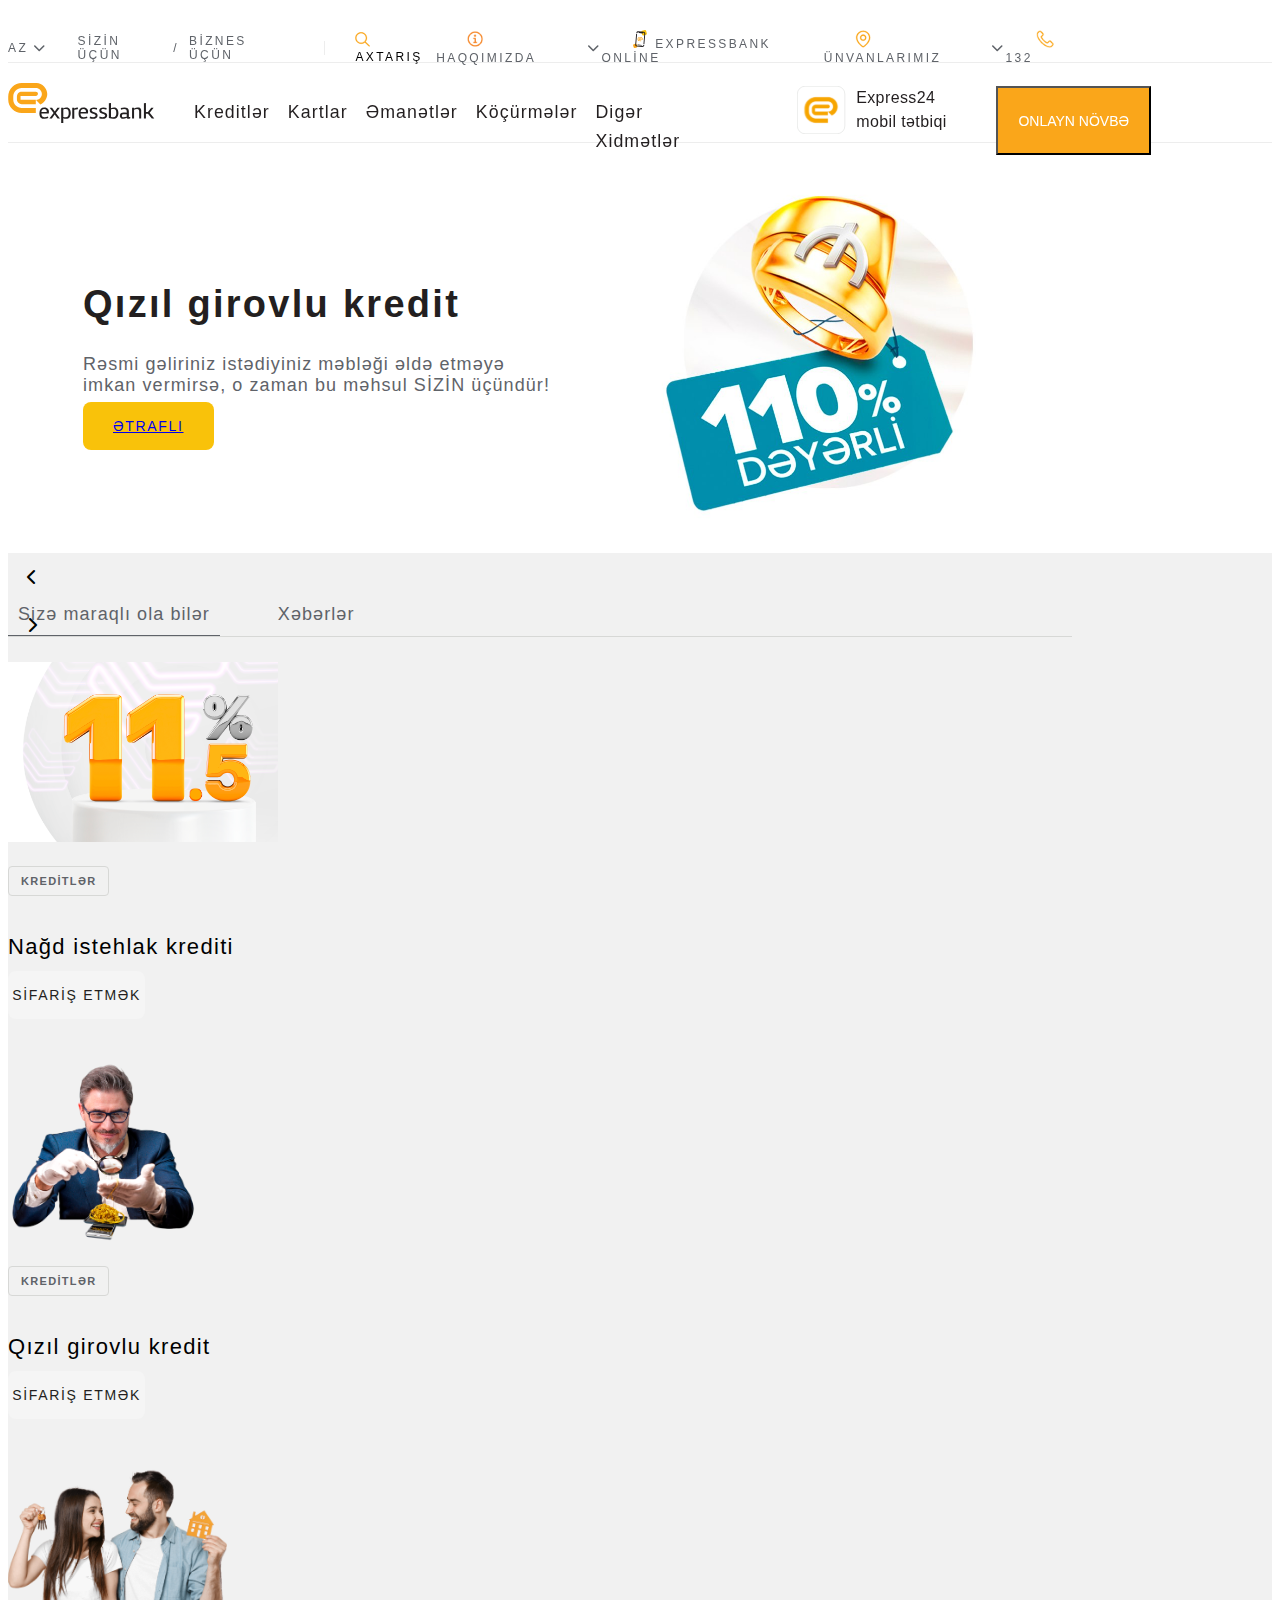
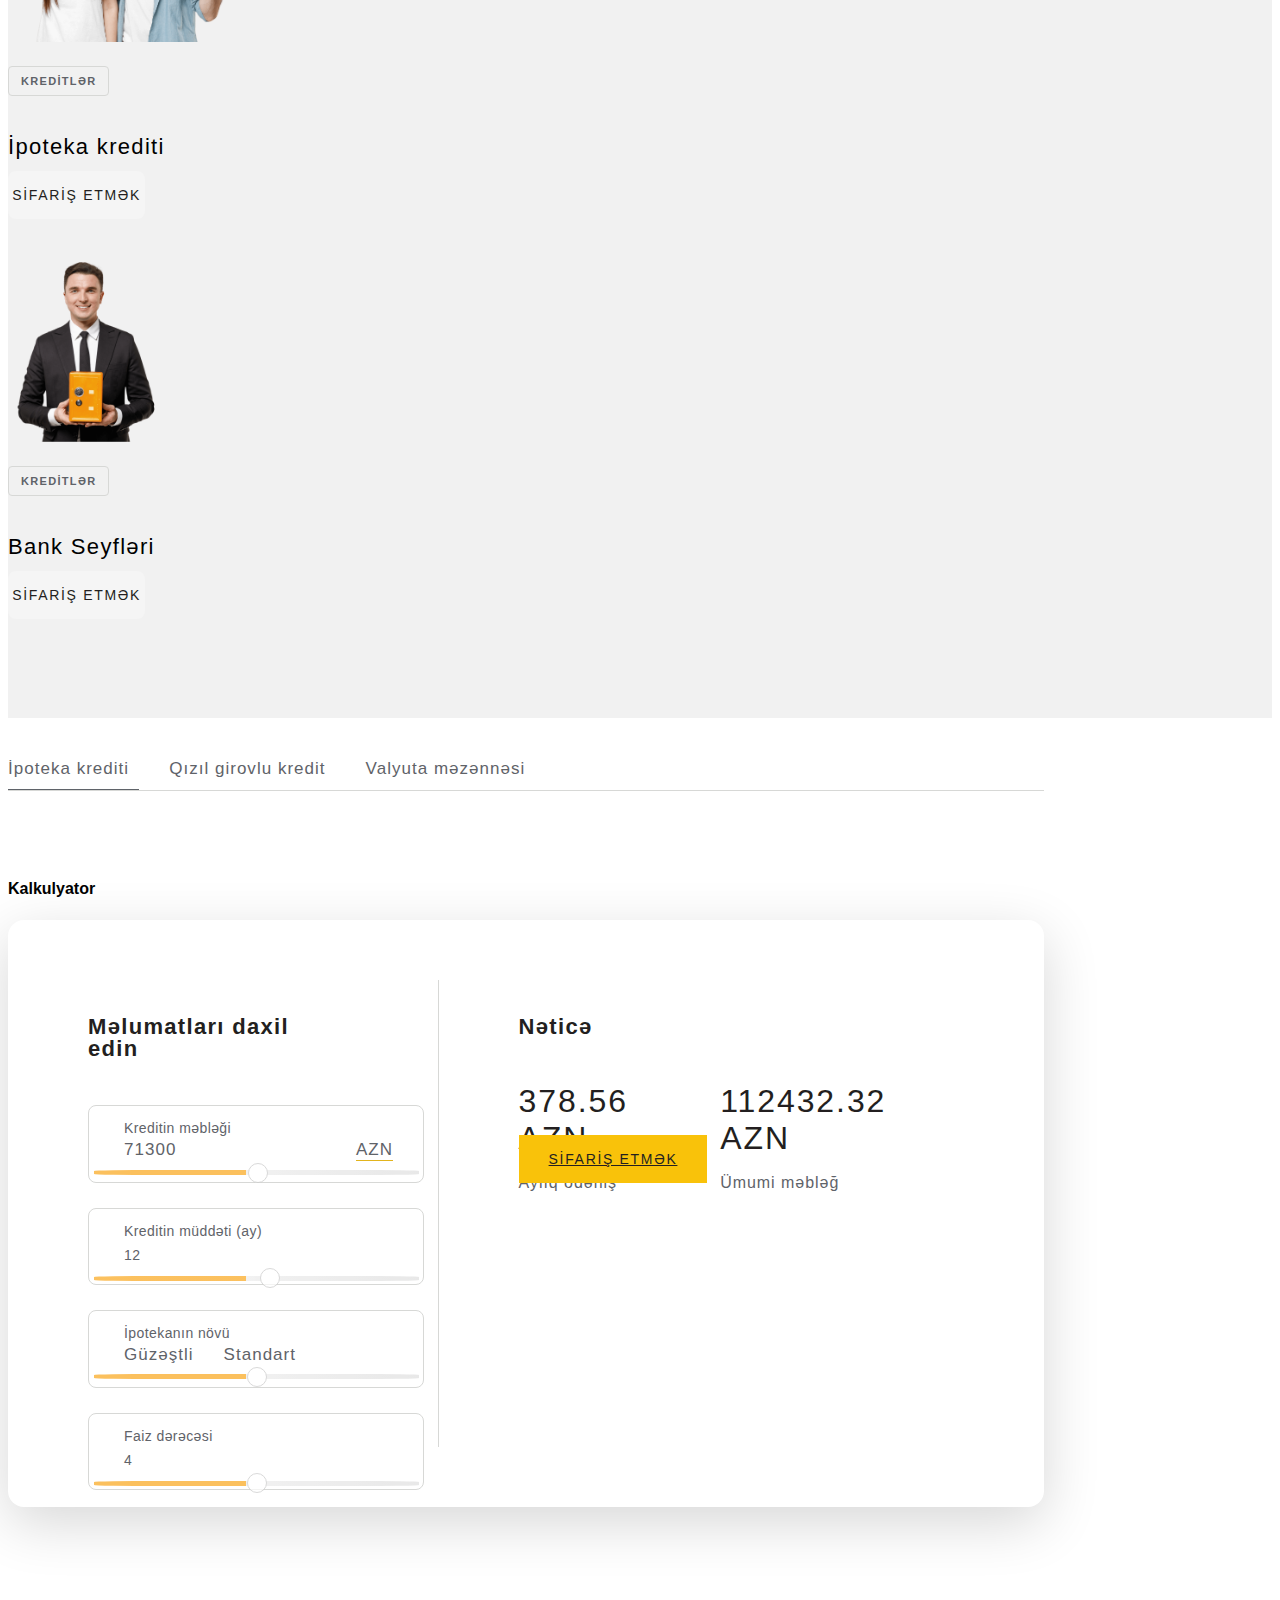
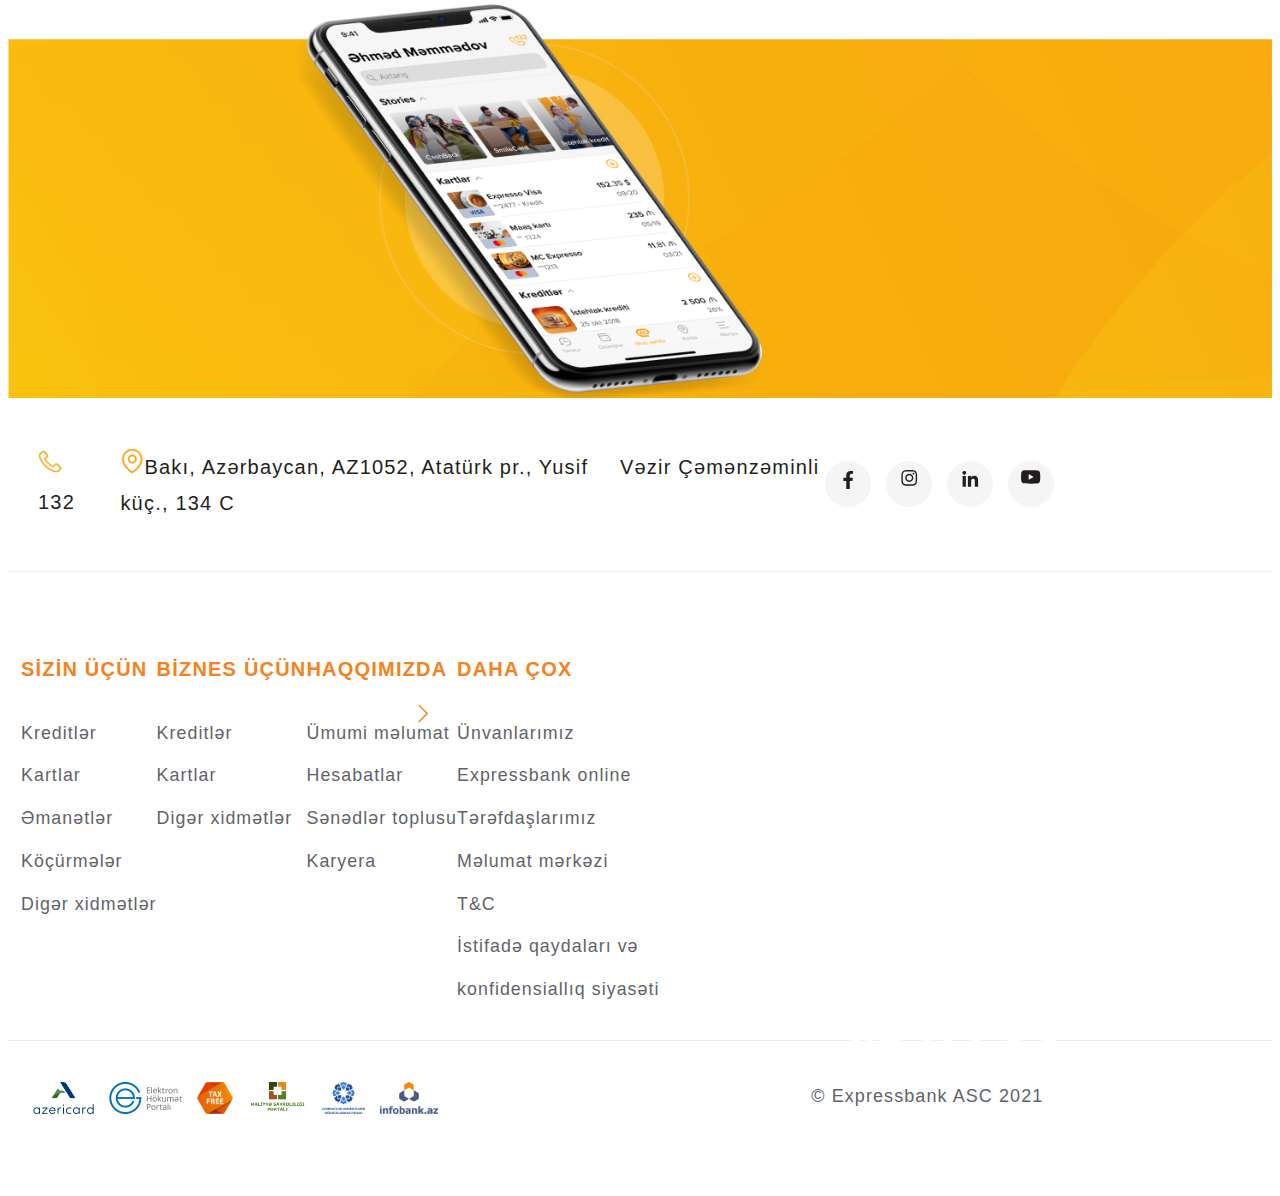
<file: index.html>
<!DOCTYPE html>
<html lang="en">
<head>
    <meta charset="UTF-8">
    <meta http-equiv="X-UA-Compatible" content="IE=edge">
    <meta name="viewport" content="width=device-width, initial-scale=1.0">

    <link href="https://cdn.jsdelivr.net/npm/bootstrap@5.3.0-alpha1/dist/css/bootstrap.min.css" rel="stylesheet" integrity="sha384-GLhlTQ8iRABdZLl6O3oVMWSktQOp6b7In1Zl3/Jr59b6EGGoI1aFkw7cmDA6j6gD" crossorigin="anonymous">

    <script src="https://ajax.googleapis.com/ajax/libs/jquery/3.6.4/jquery.min.js"></script>

    <link
      rel="stylesheet"
      href="https://cdnjs.cloudflare.com/ajax/libs/font-awesome/6.3.0/css/all.min.css"
    />

    <link rel="stylesheet" href="./css/style.css">

    <title>Expressbank</title>
</head>
<body>

    <!-- ******************* NAVBAR SECTION ********************** -->
    <nav>
    <!-- ******************* FIRST_NAVBAR SECTION ********************** -->
    <section class="first_navbar">
        
        <div class="container">
                    <ul>
                        <ul>
                            <li>AZ</li>
                            <li>
                                <i class="fa-solid fa-chevron-down"></i>
                            </li>
                            <li>SİZİN ÜÇÜN</li> 
                            <li>/</li>  
                            <li>BİZNES ÜÇÜN</li>
                            <li>
                                <div style="border-right: 1px solid #EDEDED"> &nbsp;                                  
                                </div>
                            </li>
                            <li>
                                <img src="./assets/search.svg" alt="">
                                AXTARIŞ</li>
                        </ul>

                        <ul>
                            <li>
                                <img src="./assets/about.png" alt="">
                                HAQQIMIZDA
                            </li>
                            <li>
                                <i class="fa-solid fa-chevron-down"></i>
                            </li>
                            <li>
                                <img src="./assets/phone.svg" alt="">
                                EXPRESSBANK ONLİNE</li>
                            <li>
                                <img src="./assets/marker.svg" alt="">
                                ÜNVANLARIMIZ</li>
                            <li>
                                <i class="fa-solid fa-chevron-down"></i>
                            </li>
                            <li>
                                <img src="./assets/call.png" alt="">
                                132
                            </li>
                        </ul>
                    </ul>    
        </div>

    </section>

    <!-- ******************* SECOND_NAVBAR SECTION ********************** -->
    <section class="second_navbar">

        <div class="container">
                    <ul>
                        <ul>
                        <li>
                            <a href="">
                                <img src="./assets/logo.svg" alt="">
                            </a>
                        </li>
                        <li class="active">
                          <a href="./credits.html">Kreditlər</a>
                        </li>
                        <li>
                          <a href="./cards.html">Kartlar</a>
                        </li>
                        <li>
                          <a href="./deposits.html">Əmanətlər</a>
                        </li>
                        <li>
                          <a href="./transfers.html">Köçürmələr</a>
                        </li>
                        <li>
                          <a href="./otherservices.html">Digər Xidmətlər</a>
                        </li>
                        </ul>
                        <ul>
                        <li>
                            <a href="">
                                <img src="./assets/logo_qr.svg" alt="">
                            </a>
                            <div>Express24 <span>mobil tətbiqi</span></div>
                            <button type="button" class="btn btn-warning">ONLAYN  NÖVBƏ</button>
                        </li>
                        </ul>
                    </ul>
        </div>

    </section>
    </nav>

    <!-- ******************* CAROUSEL SECTION ********************** -->
    <section class="carousel">
        <div class="container">           
            <div id="carouselExampleControls" class="carousel slide" data-ride="carousel">
                <div class="carousel-inner gallery">
                  <div class="carousel-item image-holder active">
                        <div class="textOfSlide">
                            <h1>Qızıl girovlu kredit</h1>
                            <p>Rəsmi gəliriniz istədiyiniz məbləği əldə etməyə imkan vermirsə, o zaman bu məhsul SİZİN üçündür!</p>
                            <a type="button" class="btn btn-warning" href="order.html#reasons">ƏTRAFLI</a>
                        </div>
                        <div>
                            <img class="d-block w-100" src="./assets/firstslide.jpg" alt="First slide">
                        </div>
                  </div>
                  <div class="carousel-item image-holder">
                        <div class="textOfSlide">
                            <h1>Nağd istehlak krediti</h1>
                            <p>Təmir, Təhsil, Toy, Səyahət, Avtomobil! Bu və ya digər məqsədlər üçün sizə nağd pul lazımdırsa bu kredit SİZİN üçündür!</p>
                            <a type="button" class="btn btn-warning" href="order.html#form_orderr">SİFARİŞ ETMƏK</a>
                        </div>
                        <div>
                            <img class="d-block w-100" src="./assets/secondslide.png" alt="Second slide">
                        </div>
                  </div>
                </div>
                <div class="carousel-control-prev icon-left" href="#carouselExampleControls" role="button" data-slide="prev">
                    <i class="fa-solid fa-chevron-left"></i>
                </div>
                <div class="carousel-control-next icon-right" href="#carouselExampleControls" role="button" data-slide="next">
                    <i class="fa-solid fa-chevron-right "></i>
                </div>
                
                
              </div>
              

        </div>

    </section>

    <!-- ******************* NAV & TABS  SECTION ********************** -->
    <section class="news_cards" id="newcrd">
        
        <div class="container">
            
            <div class="main">
                <ul class="tabs">
                   <li data-tab-target="#home" class="tab active news_tab">Sizə maraqlı ola bilər</li>
                   <li data-tab-target="#pricing" class="tab news_tab">Xəbərlər</li>
                </ul>
                <div class="tab-content">
                  <div id="home" class="active tab_content">
                   <div class="row">
                    <div class="col-3">
                    <div class="card">
                        <img class="card-img-top" src="./assets/secondslide.png" alt="Card image cap">
                        <div class="card-body">
                          <h5 class="card-title">KREDİTLƏR</h5>
                          <p class="card-text">Nağd istehlak krediti</p>
                          <a href="./order.html#form_orderr" class="btn btn-primary">SİFARİŞ ETMƏK</a>
                        </div>
                      </div>
                    </div>
                    <div class="col-3"> 
                      <div class="card">
                        <img class="card-img-top" src="./assets/cardimg2.png" alt="Card image cap">
                        <div class="card-body">
                          <h5 class="card-title">KREDİTLƏR</h5>
                          <p class="card-text">Qızıl girovlu kredit</p>
                          <a href="./order.html#form_orderr" class="btn btn-primary">SİFARİŞ ETMƏK</a>
                        </div>
                      </div>
                    </div> 
                    <div class="col-3">
                      <div class="card">
                        <img class="card-img-top" src="./assets/cardimg3.png" alt="Card image cap">
                        <div class="card-body">
                          <h5 class="card-title">KREDİTLƏR</h5>
                          <p class="card-text">İpoteka krediti</p>
                          <a href="./order.html#form_orderr" class="btn btn-primary">SİFARİŞ ETMƏK</a>
                        </div>
                      </div>
                    </div> 
                    <div class="col-3"> 
                      <div class="card">
                        <img class="card-img-top" src="./assets/cardimg4.png" alt="Card image cap">
                        <div class="card-body">
                          <h5 class="card-title">KREDİTLƏR</h5>
                          <p class="card-text">Bank Seyfləri</p>
                          <a href="./order.html#form_orderr" class="btn btn-primary">SİFARİŞ ETMƏK</a>
                        </div>
                      </div>
                    </div> 
                   </div>  
                  </div>
                  </div>

                  <div id="pricing" class="tab_content">

                        <div class="card-deck" id="sectab">

                          <div class="row">

                             <div class="col-4">
                               <div class="card">
                                  <div class="card-body">
                                    <h5 class="card-titlex">EXPRESSBANK 2023-cü ilin ilk rübünü mənfəətlə tamamladı</h5>
                                    <p class="card-textx">26 aprel 2023</p>
                                  </div>
                               </div>
                             </div>  

                             <div class="col-4">
                                <div class="card">
                        <!-- THE OTHER WAY ALIGNED VERTICALLY TEXT OF CARD  -->
                                <!-- <div class="card-body d-flex align-items-start flex-column">
                                    <h5 class="card-titlex">Card title</h5>
                                    <p class="card-textx mt-auto p-2">13 aprel 2023</p>
                                </div> -->
                                <div class="card-body">
                                  <h5 class="card-titlex">Expressbank kredit faizini azaltdı – İLLİK 11.5%</h5>
                                    <p class="card-textx">13 aprel 2023</p>
                                </div>
                                </div>
                             </div>

                             <div class="col-4">
                                <div class="card">
                                <div class="card-body">
                                    <h5 class="card-titlex">Expressbank İnkişaf Mərkəzi indi yeni ofisdə!</h5>
                                    <p class="card-textx">10 aprel 2023</p>
                                </div>
                                </div>
                             </div>   

                          </div>
                          
                        </div>

                        <button type="button" class="btn btn-light">Bütün xəbərlər</button>
                    </div>
                    
                </div>
              </div>

    </section>

    <!-- ******************* CALCULATOR SECTION ********************** -->
    <section class="calculator" id="newcrd">
        
      <div class="container">
          
          <div class="main">
              <ul class="tabs">
                 <li data-tab-target="#homex" class="tab active calc_tab">İpoteka krediti</li>
                 <li data-tab-target="#pricingx" class="tab calc_tab">Qızıl girovlu kredit</li>
                 <li data-tab-target="#currency" class="tab calc_tab">Valyuta məzənnəsi</li>
              </ul>
          <div class="tab-content">

                <div id="homex" class="active tab_content_calc">
                 <div class="row">
                  <h4>Kalkulyator</h4>
                  <div class="calculate_box">

                     <div class="input_container">
                            <h5>Məlumatları daxil edin</h5>
                            <div class="form_element">
                              <p>Kreditin məbləği</p>
                              <ul class="number_azn">
                                <li id="test_li">71300</li>
                                <li>AZN</li>
                              </ul>
                              <div class="range-slider">
                                <input type="range" id="volume" name="volume" min="1" max="100" class="special_input" oninput="document.getElementById('test_li').innerHTML = this.value*1000">
                              </div>
                            </div>
                            <div class="form_element">
                              <p>Kreditin müddəti (ay) </p>
                              <p id="test_p2">12</p>
                              <div class="range-slider">
                                 <input type="range" id="volume2" name="volume" min="1" max="12" class="special_input" oninput="document.getElementById('test_p2').innerHTML = this.value">
                              </div>
                            </div>
                            <div class="form_element">
                              <p>İpotekanın növü</p>
                              <ul style="display: flex;margin: 0;padding: 0;list-style-type: none;">
                                 <li>Güzəştli</li>
                                 <li>Standart</li>
                              </ul>
                              <div class="range-slider">
                              <input type="range" id="volume3" name="volume" min="0" max="100" class="special_input">
                            </div>
                            </div>
                            <div class="form_element">
                              <p>Faiz dərəcəsi</p>
                              <p>4</p>
                              <div class="range-slider">
                              <input type="range" id="volume4" name="volume" min="0" max="100" class="special_input">
                            </div>
                            </div>                    
                     </div>

                     <div class="result_container">
                         <h5>Nəticə</h5>
                         <div class="result_numbers">
                             <div class="result_for_month">378.56 AZN
                                <p>Aylıq ödəniş </p>
                             </div>
                             <div class="result_for_month">112432.32 AZN
                              <p>Ümumi məbləğ</p>
                           </div>
                         </div>
                         <a type="button" class="btn btn-warning" href="order.html#form_orderr">SİFARİŞ ETMƏK</a>                       
                     </div> 

                  </div>
                 </div>  
                </div>

                <div id="pricingx" class="tab_content_calc">
                  <div class="row">
                    <h4>Kalkulyator</h4>
                    <div class="calculate_box">
  
                       <div class="input_container">
                              <h5>Məlumatları daxil edin</h5>
                              <div class="form_element">
                                <p>Kreditin məbləği</p>
                                <ul class="number_azn">
                                  <li id="test_li1">71300</li>
                                  <li>AZN</li>
                                </ul>
                                <div class="range-slider">
                                  <input type="range" id="volume5" name="volume" min="1" max="100" class="special_input" oninput="document.getElementById('test_li1').innerHTML = this.value*1000">
                                </div>
                              </div>
                              <div class="form_element">
                                <p>Kreditin müddəti (ay) </p>
                                <p id="test_p5">12</p>
                                <div class="range-slider">
                                  <input type="range" id="volume6" name="volume" min="1" max="12" class="special_input" oninput="document.getElementById('test_p5').innerHTML = this.value">
                               </div>
                              </div>                             
                              <div class="form_element">
                                <p>Faiz dərəcəsi</p>
                                <p>4</p>
                                <div class="range-slider">
                                <input type="range" id="volume7" name="volume" min="0" max="11" class="special_input">
                              </div>
                              </div> 
                              <div class="form_element">
                                <p>İpotekanın növü</p>
                                <ul style="display: flex;margin: 0;padding: 0;list-style-type: none;">
                                   <li>583</li>
                                   <li>750</li>
                                </ul>
                                <div class="range-slider">
                                <input type="range" id="volume8" name="volume" min="0" max="11" class="special_input">
                              </div>
                              </div>                   
                       </div>
  
                       <div class="result_container">
                           <h5>Nəticə</h5>
                           <div class="result_numbers">
                               <div class="result_for_month">378.56 AZN
                                  <p>Aylıq ödəniş </p>
                               </div>
                               <div class="result_for_month">112432.32 AZN
                                <p>Ümumi məbləğ</p>
                               </div>
                           </div>
                               <div class="result_for_month">112432.32 AZN
                                <p>Ümumi məbləğ</p>
                               </div>
                           <button type="button" class="btn btn-warning">SİFARİŞ ETMƏK</button>                       
                       </div> 
  
                    </div>
                   </div> 
                </div>

                <div id="currency" class="tab_content_currency">
                  <div class="row">
                   <div class="currency_box">
 
                    <ul class="tabs">
                      <li data-tab-target="#cash" class="tab active currency_tab">Nağd</li>
                      <li data-tab-target="#cashless" class="tab currency_tab">Nağdsız</li>
                      <li data-tab-target="#card_transactions" class="tab currency_tab">Kart əməliyyatları</li>
                   </ul>
                   
                  <div class="tab_content_crncy">

                   <div id="cash" class="active tab_content_c">
                     <div class="cash_container">
                      <table>
                        <thead>
                          <tr>
                            <td>Valyuta</td>
                            <td>
                              <img src="./assets/usd.svg" alt="">
                              USD
                            </td>
                            <td>
                              <img src="./assets/eur.svg" alt="">
                              EUR
                            </td>
                            <td>
                              <img src="./assets/rur.svg" alt="">
                              RUB
                            </td>
                            <td>
                              <img src="./assets/gbp.svg" alt="">
                              GBP
                            </td>
                            <td>
                              <img src="./assets/ytl.svg" alt="">
                              TRY
                            </td>
                          </tr>
                        </thead>
                        <tbody>
                          <tr>
                            <td>ARMB</td>
                            <td>1.7000</td>
                            <td>1.8466</td>
                            <td>0.0217</td>
                            <td>2.1187</td>
                            <td>0.0866</td>
                          </tr>
                          <tr>
                            <td>Alış</td>
                            <td>1.6950</td>
                            <td>1.8280</td>
                            <td>0.0199</td>
                            <td>2.0870</td>
                            <td>0.0650</td>
                          </tr>
                          <tr>
                            <td>Satış</td>
                            <td>1.7005</td>
                            <td>1.8530</td>
                            <td>0.0225</td>
                            <td>2.1440</td>
                            <td>0.0900</td>
                          </tr>
                        </tbody>
                      </table>

                      <button type="button" class="btn btn-light">VALYUTA KALKULYATORUNDA HESABLAYIN +</button>
                      <p>* Regionlarda yerləşən filiallarda valyuta məzənnəsi fərqli ola bilər.  Təcili pul köçürmələri sistemi üzrə filiallarda valyuta məzənnələri fərqli ola bilər.</p>
                    </div>
                   </div>

                   <div id="cashless" class="tab_content_c">
                    <div class="cashless_container">
                     <table>
                       <thead>
                         <tr>
                           <td>Valyuta</td>
                           <td>
                            <img src="./assets/usd.svg" alt="">
                            USD
                          </td>
                          <td>
                            <img src="./assets/eur.svg" alt="">
                            EUR
                          </td>
                          <td>
                            <img src="./assets/rur.svg" alt="">
                            RUB
                          </td>
                          <td>
                            <img src="./assets/gbp.svg" alt="">
                            GBP
                          </td>
                          <td>
                            <img src="./assets/ytl.svg" alt="">
                            TRY
                          </td>
                         </tr>
                       </thead>
                       <tbody>
                         <tr>
                           <td>ARMB</td>
                           <td>1.7000</td>
                           <td>1.8298</td>
                           <td>0.0211</td>
                           <td>2.1077</td>
                           <td>0.0858</td>
                         </tr>
                         <tr>
                           <td>Alış</td>
                           <td>1.6990</td>
                           <td>1.8110</td>
                           <td>0.0206</td>
                           <td>2.0760</td>
                           <td>0.0000</td>
                         </tr>
                         <tr>
                           <td>Satış</td>
                           <td>1.7025</td>
                           <td>1.8450</td>
                           <td>0.0219</td>
                           <td>2.1330</td>
                           <td>0.0000</td>
                         </tr>
                       </tbody>
                     </table>
                     <button type="button" class="btn btn-light">VALYUTA KALKULYATORUNDA HESABLAYIN +</button>
                     <p>* Regionlarda yerləşən filiallarda valyuta məzənnəsi fərqli ola bilər.  Təcili pul köçürmələri sistemi üzrə filiallarda valyuta məzənnələri fərqli ola bilər.</p>
                   </div>
                  </div>

                  <div id="card_transactions" class="tab_content_c">
                    <div class="card_tr_container">
                     <table>
                       <thead>
                         <tr>
                           <td>Valyuta</td>
                           <td>
                            <img src="./assets/usd.svg" alt="">
                            USD
                          </td>
                          <td>
                            <img src="./assets/eur.svg" alt="">
                            EUR
                          </td>
                          <td>
                            <img src="./assets/rur.svg" alt="">
                            RUB
                          </td>
                          <td>
                            <img src="./assets/gbp.svg" alt="">
                            GBP
                          </td>
                          <td>
                            <img src="./assets/ytl.svg" alt="">
                            TRY
                          </td>
                         </tr>
                       </thead>
                       <tbody>
                         <tr>
                           <td>ARMB</td>
                           <td>1.7000</td>
                           <td>1.8298	</td>
                           <td>0.0000</td>
                           <td>2.1077	</td>
                           <td>0.0000</td>
                         </tr>
                         <tr>
                           <td>Alış</td>
                           <td>1.6950</td>
                           <td>1.8090</td>
                           <td>0.0000</td>
                           <td>2.0720</td>
                           <td>0.0000</td>
                         </tr>
                         <tr>
                           <td>Satış</td>
                           <td>1.7025</td>
                           <td>1.8460</td>
                           <td>0.0000</td>
                           <td>2.1440</td>
                           <td>0.0000</td>
                         </tr>
                       </tbody>
                     </table>
                     <button type="button" class="btn btn-light">VALYUTA KALKULYATORUNDA HESABLAYIN +</button>
                     <p>* Regionlarda yerləşən filiallarda valyuta məzənnəsi fərqli ola bilər.  Təcili pul köçürmələri sistemi üzrə filiallarda valyuta məzənnələri fərqli ola bilər.</p>
                   </div>
                  </div>
 
                   </div>
                  </div>  
                 </div>

              </div>
                 
          </div>
      </div>

    </section>

    <!-- ******************* QR SECTION -->
    <section class="qr_section">
      <div class="container">
         <div class="row">
            <div class="col-xl-5 col-lg-12 col-md-12 col-sm-12 img-box">
               <img src="./assets/mobile.png" alt="mobile">
            </div>
            <div class="col-xl-4 col-lg-12 col-md-12 col-sm-12 text-box">
               <h3>Express24 mobil tətbiqi</h3>
               <p>Express24 ilə 7/24 bank əməliyyatlarını bir toxunuşla həyata keçirin!</p>
               <p>Telefonunuzun kamerası ilə QR kodu oxudun 
                <img src="./assets/arrow_right.svg" alt="right">
               </p>
            </div>
            <div class="col-xl-3 col-lg-12 col-md-12 col-sm-12 qr_box">
              <svg xmlns="http://www.w3.org/2000/svg" xmlns:xlink="http://www.w3.org/1999/xlink" version="1.1" id="Layer_1" x="0px" y="0px" viewBox="0 0 220 220" style="enable-background:new 0 0 220 220;" xml:space="preserve">
                <style type="text/css">
                  .st0{fill:#FFFFFF;}
                </style>
                <g>
                  <rect x="68.9" y="1.2" class="st0" width="7.4" height="7.4"/>
                  <rect x="129" y="15.9" class="st0" width="7.4" height="7.4"/>
                  <polygon class="st0" points="144.1,15.9 144.1,23.7 151.5,23.7 158.9,23.7 158.9,15.9 151.5,15.9  "/>
                  <polygon class="st0" points="84,31.1 91.4,31.1 91.4,23.7 98.7,23.7 98.7,15.9 98.7,8.6 106.5,8.6 106.5,15.9 106.5,23.7    106.5,31.1 98.7,31.1 98.7,38.5 98.7,46.2 106.5,46.2 106.5,53.6 106.5,61.3 98.7,61.3 98.7,68.7 98.7,76.1 98.7,83.8 98.7,91.2    91.4,91.2 91.4,98.6 84,98.6 76.2,98.6 68.9,98.6 68.9,91.2 61.1,91.2 61.1,98.6 61.1,106.3 68.9,106.3 68.9,113.7 61.1,113.7    61.1,121.1 68.9,121.1 76.2,121.1 76.2,113.7 84,113.7 84,106.3 91.4,106.3 91.4,113.7 91.4,121.1 98.7,121.1 98.7,128.8    106.5,128.8 106.5,136.2 113.9,136.2 113.9,128.8 113.9,121.1 106.5,121.1 106.5,113.7 98.7,113.7 98.7,106.3 98.7,98.6    106.5,98.6 106.5,91.2 113.9,91.2 113.9,83.8 113.9,76.1 113.9,68.7 113.9,61.3 113.9,53.6 113.9,46.2 121.3,46.2 121.3,38.5    121.3,31.1 129,31.1 129,23.7 121.3,23.7 113.9,23.7 113.9,15.9 121.3,15.9 129,15.9 129,8.6 136.4,8.6 144.1,8.6 151.5,8.6    151.5,1.2 144.1,1.2 136.4,1.2 129,1.2 121.3,1.2 113.9,1.2 106.5,1.2 98.7,1.2 91.4,1.2 91.4,8.6 84,8.6 84,15.9 76.2,15.9    68.9,15.9 68.9,8.6 61.1,8.6 61.1,15.9 61.1,23.7 68.9,23.7 68.9,31.1 76.2,31.1  "/>
                  <rect x="84" y="38.5" class="st0" width="7.4" height="7.4"/>
                  <polygon class="st0" points="129,46.2 136.4,46.2 136.4,53.6 144.1,53.6 144.1,46.2 151.5,46.2 151.5,38.5 144.1,38.5 144.1,31.1    136.4,31.1 129,31.1 129,38.5  "/>
                  <rect x="76.2" y="46.2" class="st0" width="7.4" height="7.4"/>
                  <polygon class="st0" points="129,46.2 121.3,46.2 121.3,53.6 121.3,61.3 129,61.3 136.4,61.3 136.4,53.6 129,53.6  "/>
                  <rect x="151.5" y="46.2" class="st0" width="7.4" height="7.4"/>
                  <polygon class="st0" points="76.2,61.3 76.2,53.6 68.9,53.6 68.9,46.2 76.2,46.2 76.2,38.5 68.9,38.5 68.9,31.1 61.1,31.1    61.1,38.5 61.1,46.2 61.1,53.6 61.1,61.3 68.9,61.3  "/>
                  <polygon class="st0" points="91.4,61.3 98.7,61.3 98.7,53.6 98.7,46.2 91.4,46.2 91.4,53.6  "/>
                  <polygon class="st0" points="8.7,61.3 1,61.3 1,68.7 8.7,68.7 16.1,68.7 16.1,61.3  "/>
                  <rect x="23.8" y="61.3" class="st0" width="7.4" height="7.4"/>
                  <polygon class="st0" points="61.1,68.7 61.1,61.3 53.7,61.3 46.3,61.3 46.3,68.7 53.7,68.7  "/>
                  <polygon class="st0" points="211.6,68.7 211.6,61.3 203.9,61.3 196.5,61.3 196.5,68.7 203.9,68.7  "/>
                  <rect x="129" y="68.7" class="st0" width="7.4" height="7.4"/>
                  <rect x="211.6" y="68.7" class="st0" width="7.4" height="7.4"/>
                  <polygon class="st0" points="76.2,83.8 84,83.8 84,76.1 91.4,76.1 91.4,68.7 84,68.7 84,61.3 76.2,61.3 76.2,68.7 76.2,76.1    68.9,76.1 68.9,68.7 61.1,68.7 61.1,76.1 61.1,83.8 68.9,83.8  "/>
                  <rect x="121.3" y="76.1" class="st0" width="7.4" height="7.4"/>
                  <polygon class="st0" points="196.5,76.1 196.5,68.7 189.1,68.7 189.1,76.1 189.1,83.8 196.5,83.8 196.5,91.2 203.9,91.2    203.9,98.6 211.6,98.6 219,98.6 219,91.2 211.6,91.2 211.6,83.8 211.6,76.1 203.9,76.1  "/>
                  <rect x="1" y="83.8" class="st0" width="7.4" height="7.4"/>
                  <rect x="53.7" y="83.8" class="st0" width="7.4" height="7.4"/>
                  <polygon class="st0" points="181.4,83.8 174,83.8 174,91.2 181.4,91.2 189.1,91.2 189.1,83.8  "/>
                  <rect x="46.3" y="91.2" class="st0" width="7.4" height="7.4"/>
                  <rect x="129" y="91.2" class="st0" width="7.4" height="7.4"/>
                  <polygon class="st0" points="158.9,91.2 158.9,83.8 166.6,83.8 166.6,76.1 174,76.1 174,68.7 181.4,68.7 189.1,68.7 189.1,61.3    181.4,61.3 174,61.3 166.6,61.3 166.6,68.7 158.9,68.7 151.5,68.7 151.5,76.1 144.1,76.1 136.4,76.1 136.4,83.8 136.4,91.2    144.1,91.2 144.1,83.8 151.5,83.8 151.5,91.2 151.5,98.6 144.1,98.6 136.4,98.6 136.4,106.3 136.4,113.7 144.1,113.7 144.1,106.3    151.5,106.3 151.5,113.7 158.9,113.7 158.9,106.3 158.9,98.6 166.6,98.6 174,98.6 174,91.2 166.6,91.2  "/>
                  <rect x="189.1" y="91.2" class="st0" width="7.4" height="7.4"/>
                  <rect x="106.5" y="98.6" class="st0" width="7.4" height="7.4"/>
                  <rect x="174" y="98.6" class="st0" width="7.4" height="7.4"/>
                  <polygon class="st0" points="31.2,113.7 31.2,106.3 38.6,106.3 38.6,98.6 38.6,91.2 46.3,91.2 46.3,83.8 53.7,83.8 53.7,76.1    46.3,76.1 46.3,68.7 38.6,68.7 31.2,68.7 31.2,76.1 23.8,76.1 23.8,68.7 16.1,68.7 16.1,76.1 8.7,76.1 8.7,83.8 16.1,83.8    23.8,83.8 31.2,83.8 31.2,91.2 23.8,91.2 23.8,98.6 16.1,98.6 16.1,91.2 8.7,91.2 8.7,98.6 1,98.6 1,106.3 8.7,106.3 16.1,106.3    16.1,113.7 16.1,121.1 23.8,121.1 23.8,113.7  "/>
                  <polygon class="st0" points="53.7,106.3 46.3,106.3 38.6,106.3 38.6,113.7 46.3,113.7 53.7,113.7 61.1,113.7 61.1,106.3  "/>
                  <rect x="1" y="113.7" class="st0" width="7.4" height="7.4"/>
                  <polygon class="st0" points="38.6,113.7 31.2,113.7 31.2,121.1 23.8,121.1 23.8,128.8 31.2,128.8 38.6,128.8 38.6,121.1  "/>
                  <polygon class="st0" points="211.6,113.7 219,113.7 219,106.3 211.6,106.3 203.9,106.3 196.5,106.3 189.1,106.3 189.1,113.7    189.1,121.1 196.5,121.1 196.5,113.7 203.9,113.7 203.9,121.1 203.9,128.8 211.6,128.8 211.6,121.1  "/>
                  <polygon class="st0" points="8.7,128.8 8.7,136.2 16.1,136.2 16.1,128.8 16.1,121.1 8.7,121.1  "/>
                  <rect x="46.3" y="121.1" class="st0" width="7.4" height="7.4"/>
                  <polygon class="st0" points="158.9,128.8 166.6,128.8 166.6,121.1 166.6,113.7 158.9,113.7 158.9,121.1  "/>
                  <rect x="189.1" y="128.8" class="st0" width="7.4" height="7.4"/>
                  <rect x="1" y="136.2" class="st0" width="7.4" height="7.4"/>
                  <rect x="16.1" y="136.2" class="st0" width="7.4" height="7.4"/>
                  <polygon class="st0" points="46.3,143.9 53.7,143.9 53.7,136.2 46.3,136.2 46.3,128.8 38.6,128.8 38.6,136.2 31.2,136.2    31.2,143.9 31.2,151.3 38.6,151.3 38.6,143.9  "/>
                  <polygon class="st0" points="98.7,143.9 98.7,151.3 106.5,151.3 106.5,143.9 106.5,136.2 98.7,136.2  "/>
                  <path class="st0" d="M166.6,143.9h-7.4v7.4h-7.4v7.4v7.4v7.4v7.4v7.4h7.4h7.4v7.4h7.4v-7.4h7.4v7.4v7.4v7.4H174h-7.4v7.4h7.4h7.4   h7.4v-6.4v-7.4h7.4h7.4v-7.4h7.4v-7.4h-7.4h-7.4h-7.4v-8.1h7.4h7.4h7.4v-7.4v-7.4h7.4V159h-7.4h-7.4v-7.4h-7.4v7.4v7.4h7.4v7.4   h-7.4h-7.4v-7.4V159v-7.4h-7.4H174v-7.4h7.4v-7.4v-7.4v-7.4H174v7.4h-7.4v7.4V143.9z M181.4,158.7v7.4v7.4v7.4H174h-7.4h-7.4v-7.4   v-7.4v-7.4h7.4h7.4H181.4z"/>
                  <polygon class="st0" points="68.9,151.3 68.9,143.9 61.1,143.9 53.7,143.9 53.7,151.3 46.3,151.3 38.6,151.3 38.6,158.7    46.3,158.7 53.7,158.7 61.1,158.7 61.1,151.3  "/>
                  <rect x="113.9" y="143.9" class="st0" width="7.4" height="7.4"/>
                  <polygon class="st0" points="144.1,151.3 151.5,151.3 151.5,143.9 144.1,143.9 136.4,143.9 136.4,136.2 136.4,128.8 144.1,128.8    151.5,128.8 151.5,121.1 144.1,121.1 136.4,121.1 136.4,113.7 129,113.7 129,121.1 121.3,121.1 121.3,128.8 121.3,136.2 129,136.2    129,143.9 129,151.3 136.4,151.3  "/>
                  <polygon class="st0" points="219,151.3 219,143.9 219,136.2 219,128.8 211.6,128.8 211.6,136.2 203.9,136.2 203.9,143.9    203.9,151.3 211.6,151.3  "/>
                  <rect x="1" y="151.3" class="st0" width="7.4" height="7.4"/>
                  <rect x="23.8" y="151.3" class="st0" width="7.4" height="7.4"/>
                  <rect x="106.5" y="151.3" class="st0" width="7.4" height="7.4"/>
                  <polygon class="st0" points="121.3,166.4 129,166.4 136.4,166.4 136.4,158.7 129,158.7 129,151.3 121.3,151.3 121.3,158.7  "/>
                  <path class="st0" d="M113.9,173.8v-7.4h-7.4V159h-7.4v-7.4h-7.4v-7.4h-7.4v-7.4v-7.4h7.4v-7.4h-7.4h-7.4v7.4h-7.4v7.4h7.4v7.4v7.4   h7.4v7.4h-7.4v-7.4h-7.4v7.4h-7.4v7.4v7.4h7.4v7.4v7.4h7.4h7.4v7.4v7.4v7.4h7.4v-7.4V196v-7.4v-7.4h7.4h7.4v-7.4H113.9z    M76.2,181.2v-7.4v-7.4h7.4v7.4v7.4H76.2z"/>
                  <rect x="166.6" y="166.4" class="st0" width="7.4" height="7.4"/>
                  <rect x="136.4" y="173.8" class="st0" width="7.4" height="7.4"/>
                  <g>
                    <path class="st0" d="M211.6,1.2h-7.4h-7.4h-7.4h-7.4h-7.4h-8.1v7.4v7.4v7.4v7.4v7.4v7.4v7.4h7.4h7.4h7.4h7.4h7.4h7.4h7.4v-7.4    v-7.4v-7.4v-7.4v-7.4V8.6V1.2H211.6z M211.6,15.9v7.4v7.4v7.4v7.4h-7.4h-7.4h-7.4h-7.4h-7.4v-7.4v-7.4v-7.4v-7.4V8.6h7.4h7.4h7.4    h7.4h7.4V15.9z"/>
                    <polygon class="st0" points="189.1,15.9 181.4,15.9 181.4,23.7 181.4,31.1 181.4,38.5 189.1,38.5 196.5,38.5 203.9,38.5     203.9,31.1 203.9,23.7 203.9,15.9 196.5,15.9   "/>
                    <polygon class="st0" points="31.2,38.5 38.6,38.5 38.6,31.1 38.6,23.7 38.6,15.9 31.2,15.9 23.8,15.9 16.1,15.9 16.1,23.7     16.1,31.1 16.1,38.5 23.8,38.5   "/>
                    <path class="st0" d="M16.1,53.6h7.4h7.4h7.4h7.4h7.4v-7.4v-7.4v-7.4V24v-7.4V9.2V1.8h-7.4h-7.4h-7.4h-7.4h-7.4H8.7H1.3v7.4v7.4V24    v7.4v7.4v7.4v7.4h7.4H16.1z M8.7,38.5v-7.4v-7.4v-7.4V8.9h7.4h7.4h7.4h7.4h7.4v7.4v7.4v7.4v7.4v7.4h-7.4h-7.4h-7.4h-7.4H8.7V38.5z    "/>
                    <path class="st0" d="M38.6,166.4h-7.4h-7.4h-7.4H8.7H1.3v7.4v7.4v7.4v7.4v7.4v7.4v7.4h7.4h7.4h7.4h7.4h7.4h7.4h7.4v-6.7v-7.4v-7.4    v-7.4v-8.1v-7.4v-7.4h-7.4L38.6,166.4L38.6,166.4z M46.3,181.2v7.4v7.4v7.4v7.4H39h-7.4h-7.4h-7.4H8.7v-7.4V196v-7.4v-7.4v-7.4    h7.4h7.4h7.4h7.4h7.4v7.4H46.3z"/>
                    <polygon class="st0" points="23.8,181.2 16.1,181.2 16.1,188.9 16.1,196.3 16.1,204.1 23.8,204.1 31.2,204.1 38.6,204.1     38.6,196.3 38.6,188.9 38.6,181.2 31.2,181.2   "/>
                  </g>
                  <rect x="129" y="181.2" class="st0" width="7.4" height="7.4"/>
                  <rect x="61.1" y="188.9" class="st0" width="7.4" height="7.4"/>
                  <polygon class="st0" points="113.9,188.9 113.9,181.2 106.5,181.2 106.5,188.9 98.7,188.9 98.7,196.3 98.7,204.1 106.5,204.1    113.9,204.1 113.9,196.3  "/>
                  <polygon class="st0" points="166.6,196.3 158.9,196.3 158.9,204.1 151.5,204.1 151.5,196.3 151.5,188.9 144.1,188.9 136.4,188.9    136.4,196.3 129,196.3 121.3,196.3 121.3,204.1 129,204.1 129,211.4 121.3,211.4 121.3,218.8 129,218.8 136.4,218.8 136.4,211.4    136.4,204.1 144.1,204.1 144.1,211.4 151.5,211.4 151.5,218.8 158.9,218.8 158.9,211.4 166.6,211.4 166.6,204.1  "/>
                  <rect x="211.6" y="196.3" class="st0" width="7.4" height="7.4"/>
                  <polygon class="st0" points="61.1,211.4 61.1,218.8 68.9,218.8 68.9,211.4 68.9,204.1 61.1,204.1  "/>
                  <rect x="113.9" y="204.1" class="st0" width="7.4" height="7.4"/>
                  <polygon class="st0" points="203.9,211.4 203.9,218.8 211.6,218.8 211.6,211.4 211.6,204.1 203.9,204.1  "/>
                  <polygon class="st0" points="98.7,218.8 106.5,218.8 106.5,211.4 98.7,211.4 91.4,211.4 91.4,218.8  "/>
                </g>
                </svg>
            </div>
         </div>
      </div>
    </section>

    <!-- ******************** FOOTER SECTION **************************-->
    <section class="footer_top">
       <div class="container">
          <div class="row">
           <div class="footer_sosial">
            <div class="col-3 phone">
               <img src="./assets/call.png" alt="phone">132 
            </div>
            <div class="col-5 adress">
               <img src="./assets/marker.svg" alt="marker">Bakı, Azərbaycan, AZ1052, Atatürk pr., Yusif <span>Vəzir Çəmənzəminli küç., 134 C</span> 
            </div>
            <div class="col-4 sosial">
                <a href="https://www.facebook.com/Expressbank">
                  <img src="./assets/facebook.svg" alt="Facebook">
                </a>
                <a href="https://www.instagram.com/expressbank/">
                  <img src="./assets/instagram.svg" alt="instagram">
                </a>
                <a href="https://www.linkedin.com/company/expressbankasc">
                  <img src="./assets/linkedin.svg" alt="linkedin">
                </a>
                <a href="https://www.youtube.com/expressbankasc">
                  <img src="./assets/youtube.svg" alt="youtube">
                </a>
            </div>
           </div>
          </div>
       </div>
    </section>
    <section class="footer_middle">
      <div class="container">
         <div class="row">       
           <div class="footer_menu">
            <div class="col-3 for_you">
              <h4>SİZİN ÜÇÜN</h4>
              <ul>
                <li><a href="./credits.html">Kreditlər</a></li>
                <li><a href="./cards.html">Kartlar</a></li>
                <li><a href="./deposits.html">Əmanətlər</a></li>
                <li><a href="./transfers.html">Köçürmələr</a></li>
                <li><a href="./otherservices.html">Digər xidmətlər</a></li>
              </ul>
            </div>
            <div class="col-3 for_business">
              <h4>BİZNES ÜÇÜN</h4>
              <ul>
                <li><a href="./credits.html">Kreditlər</a></li>
                <li><a href="./cards.html">Kartlar</a></li>
                <li><a href="./otherservices.html">Digər xidmətlər</a></li>
              </ul>
            </div>
            <div class="col-3 about_us">
              <h4>HAQQIMIZDA</h4>
              <ul>
                <li><a href="./commoninfo.html">Ümumi məlumat</a></li>
                <li><a href="./reports.html">Hesabatlar</a></li>
                <li><a href="./documents.html">Sənədlər toplusu</a></li>
                <li><a href="./career.html">Karyera</a></li>
              </ul>
            </div>
            <div class="col-3 more">
              <h4>DAHA ÇOX</h4>
              <ul>
                <li><a href="./ouraddresses.html">Ünvanlarımız</a></li>
                <li><a href="">Expressbank online</a></li>
                <li><a href="">Tərəfdaşlarımız</a></li>
                <li><a href="">Məlumat mərkəzi</a></li>
                <li><a href="">T&C</a></li>
                <li><a href="">İstifadə qaydaları və <br> konfidensiallıq siyasəti</a></li>
              </ul>
            </div>
           </div>
          </div>
        </div>
     </section> 
     <section class="footer_bottom">
      <div class="container">
         <div class="row"> 
           <div class="footer_copyright">
             <div class="finances">
               <a href="https://www.azericard.com/">
               <img src="./assets/expressbank_social.png" alt="Azericard">
               </a>
               <a href="https://www.e-gov.az/">
               <img src="./assets/expressbank_social1.png" alt="Elektron Hokumet Portali">
               </a>
               <a href="https://taxfree4u.eu/ru/">
               <img src="./assets/expressbank_social2.png" alt="Tax">
               </a>
               <a href="https://bizimpullar.az/">
               <img src="./assets/expressbank_social_3.png" alt="Maliyye Savadliliqi Portali">
               </a>
               <a href="https://www.adif.az/">
               <img src="./assets/expressbank_social4.png" alt="Azerbaycan Emanetlerinin sigortalanmasi fondu">
               </a>
               <a href="https://infobank.az/">
               <img src="./assets/expressbank_social5.png" alt="Infobank.az">
               </a>
             </div>
             <div class="copyright">
              © Expressbank ASC 2021
             </div>
           </div>
          </div>
       </div>
    </section>
    
    <script src="./jQuery.js"></script>
    <script src="./js/script.js"></script>
</body>
</html>
</file>
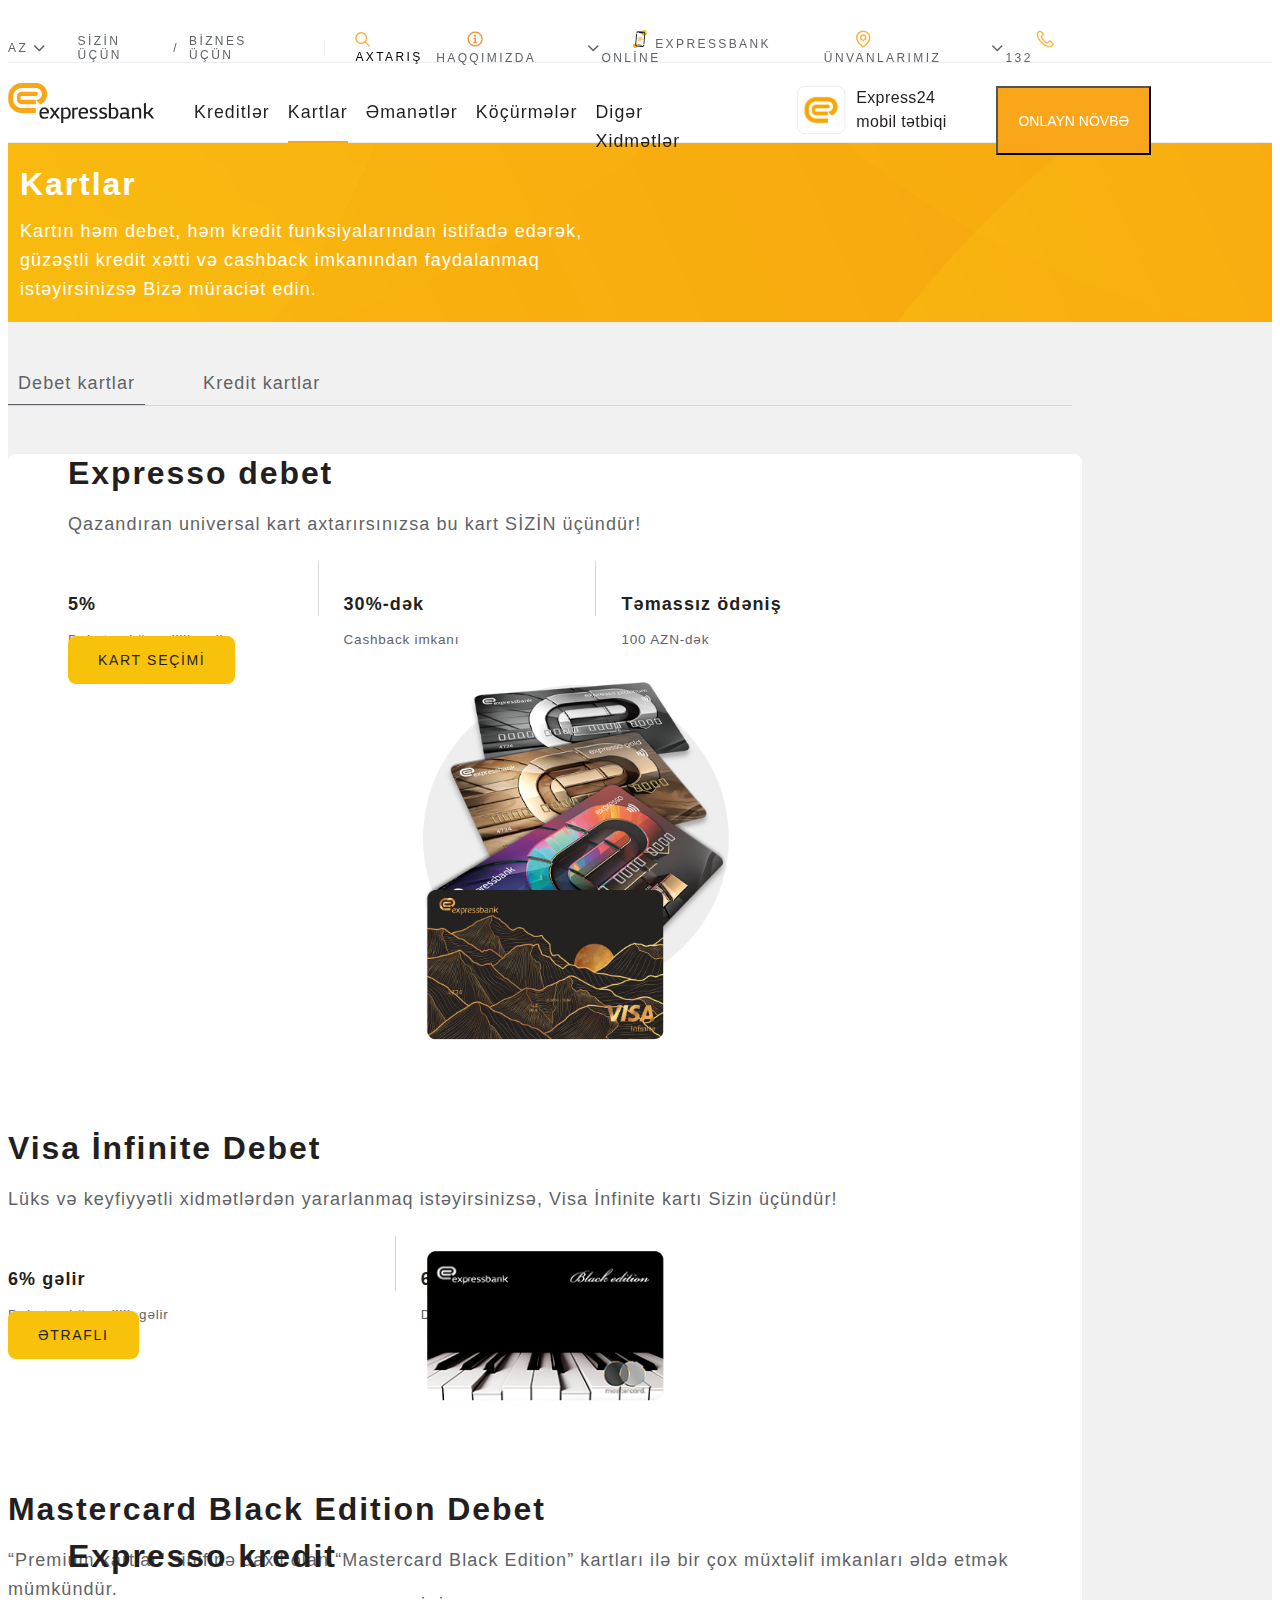
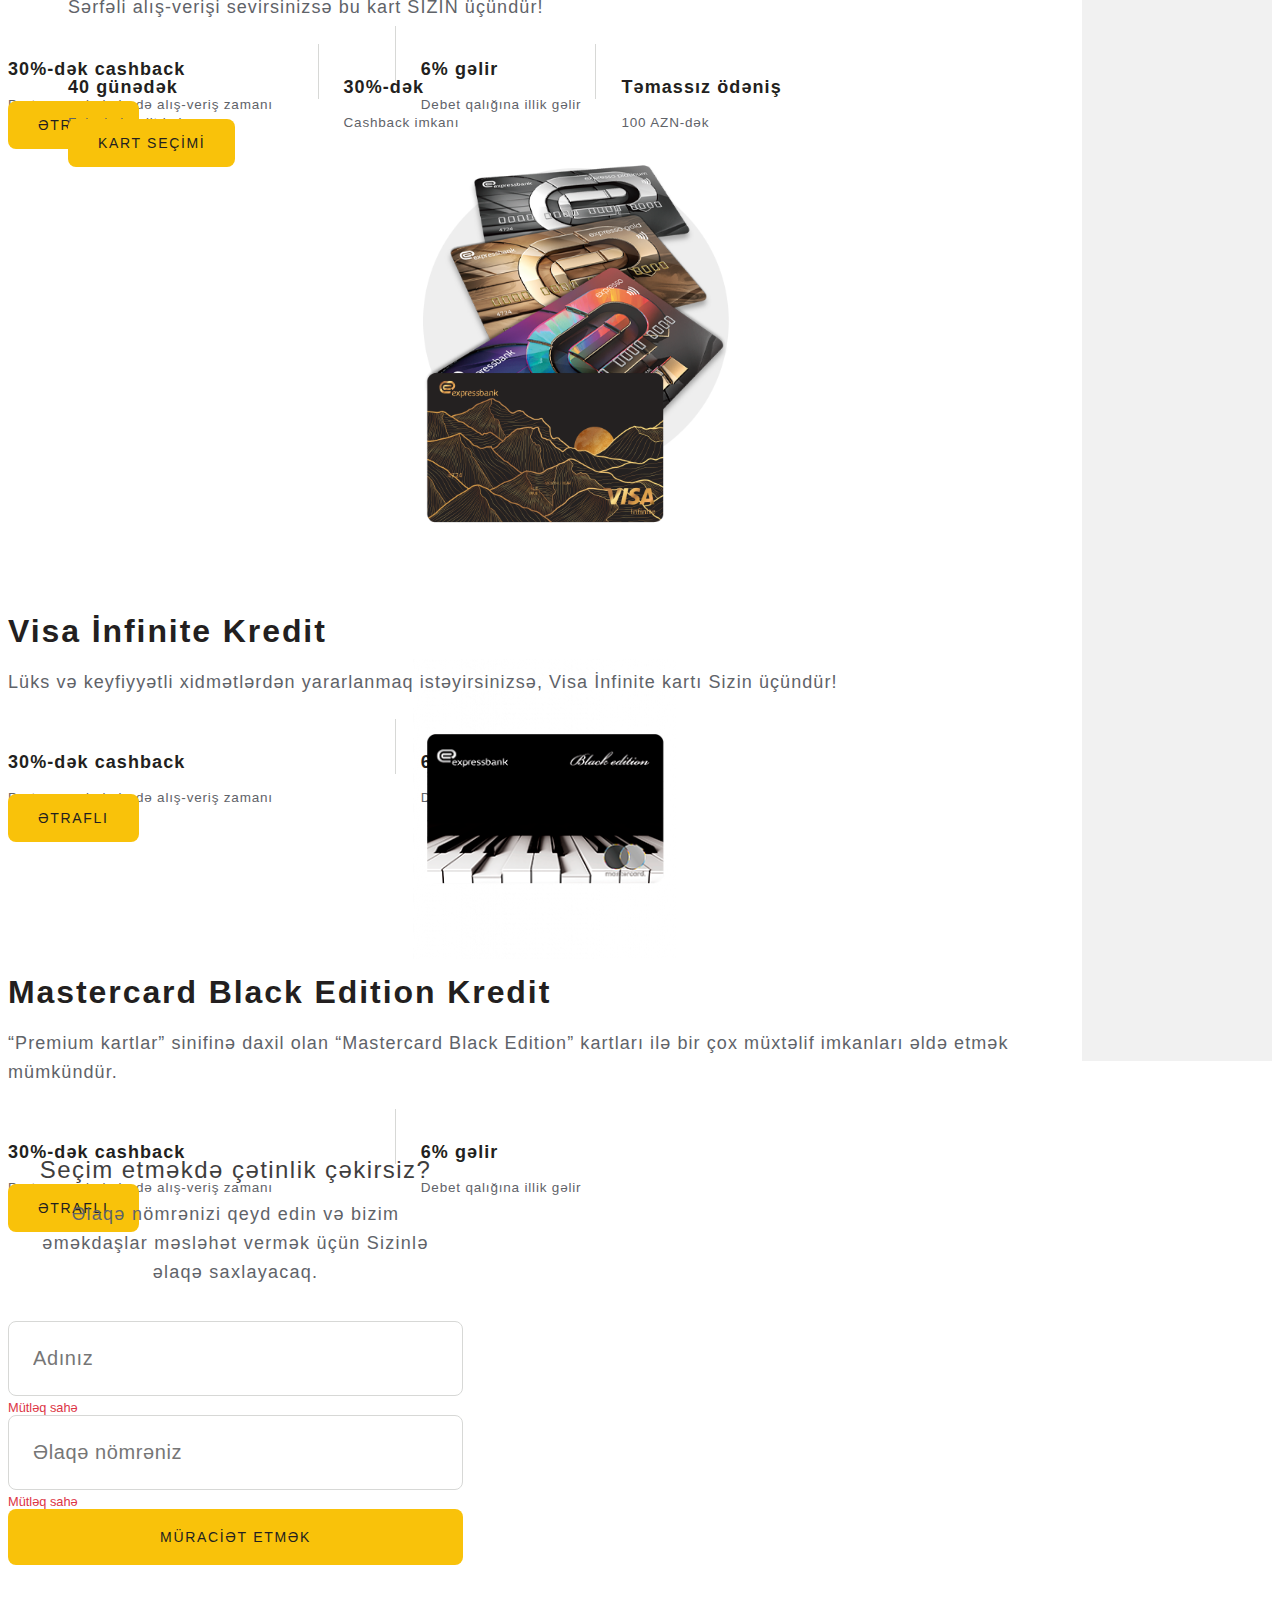
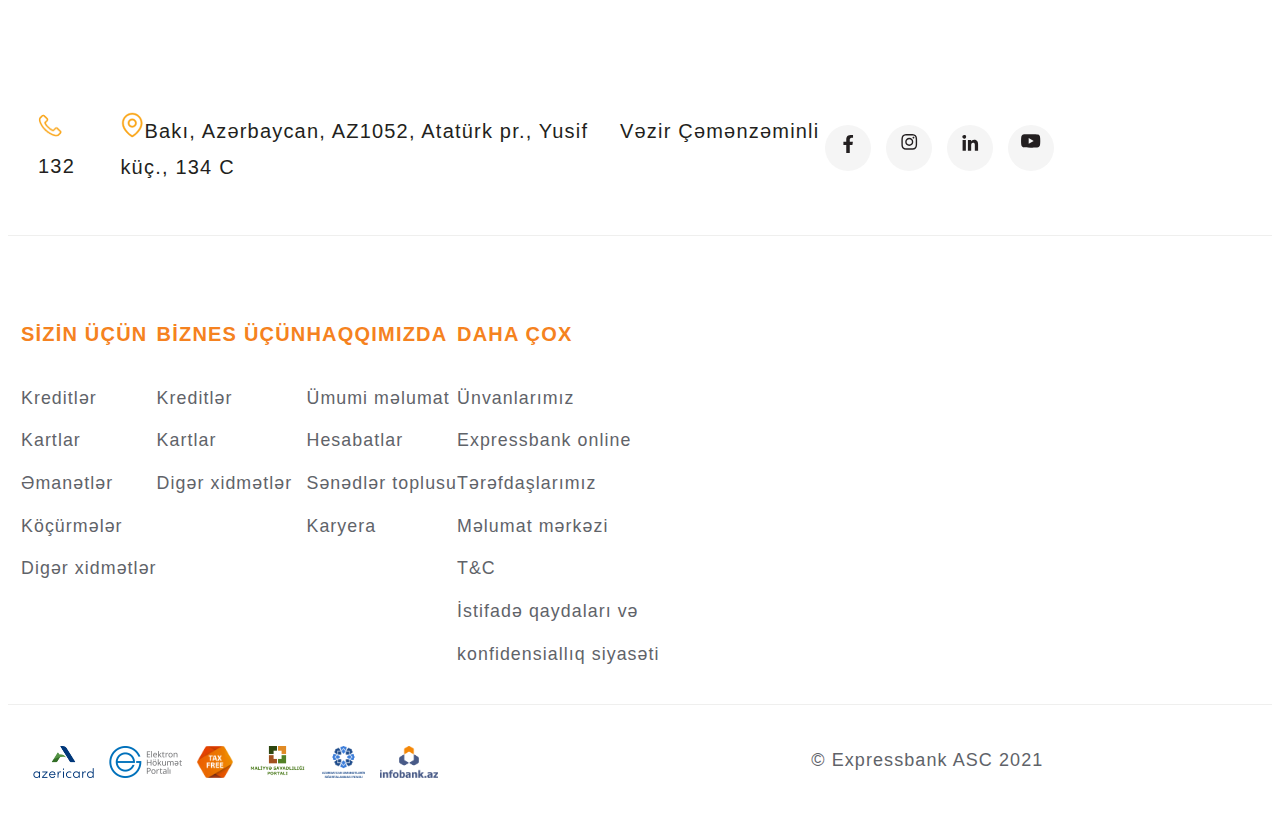
<file: cards.html>
<!DOCTYPE html>
<html lang="en">
<head>
    <meta charset="UTF-8">
    <meta http-equiv="X-UA-Compatible" content="IE=edge">
    <meta name="viewport" content="width=device-width, initial-scale=1.0">

    <link href="https://cdn.jsdelivr.net/npm/bootstrap@5.3.0-alpha1/dist/css/bootstrap.min.css" rel="stylesheet" integrity="sha384-GLhlTQ8iRABdZLl6O3oVMWSktQOp6b7In1Zl3/Jr59b6EGGoI1aFkw7cmDA6j6gD" crossorigin="anonymous">

    <script src="https://ajax.googleapis.com/ajax/libs/jquery/3.6.4/jquery.min.js"></script>

    <link
      rel="stylesheet"
      href="https://cdnjs.cloudflare.com/ajax/libs/font-awesome/6.3.0/css/all.min.css"
    />

    <link rel="stylesheet" href="./css/cards.css">

    <title>Expressbank</title>
</head>
<body>

<!-- ******************* NAVBAR SECTION ********************** -->

<nav>
    <!-- ******************* FIRST_NAVBAR SECTION ********************** -->
    <section class="first_navbar">
        
        <div class="container">
                    <ul>
                        <ul>
                            <li>AZ</li>
                            <li>
                                <i class="fa-solid fa-chevron-down"></i>
                            </li>
                            <li>SİZİN ÜÇÜN</li> 
                            <li>/</li>  
                            <li>BİZNES ÜÇÜN</li>
                            <li>
                                <div style="border-right: 1px solid #EDEDED"> &nbsp;                                  
                                </div>
                            </li>
                            <li>
                                <img src="./assets/search.svg" alt="">
                                AXTARIŞ</li>
                        </ul>

                        <ul>
                            <li>
                                <img src="./assets/about.png" alt="">
                                HAQQIMIZDA
                            </li>
                            <li>
                                <i class="fa-solid fa-chevron-down"></i>
                            </li>
                            <li>
                                <img src="./assets/phone.svg" alt="">
                                EXPRESSBANK ONLİNE</li>
                            <li>
                                <img src="./assets/marker.svg" alt="">
                                ÜNVANLARIMIZ</li>
                            <li>
                                <i class="fa-solid fa-chevron-down"></i>
                            </li>
                            <li>
                                <img src="./assets/call.png" alt="">
                                132
                            </li>
                        </ul>
                    </ul>    
        </div>

    </section>

    <!-- ******************* SECOND_NAVBAR SECTION ********************** -->
    <section class="second_navbar">

        <div class="container">
                    <ul>
                        <ul>
                        <li>
                            <a href="./index.html">
                                <img src="./assets/logo.svg" alt="">
                            </a>
                        </li>
                        <li>
                        <a href="./credits.html">Kreditlər</a>
                        </li>
                        <li class="active">
                        <a href="">Kartlar</a>
                        <div class="bottom_line"></div>
                        </li>
                        <li>
                        <a href="./deposits.html">Əmanətlər</a>
                        </li>
                        <li>
                        <a href="./transfers.html">Köçürmələr</a>
                        </li>
                        <li>
                        <a href="./otherservices.html">Digər Xidmətlər</a>
                        </li>
                        </ul>
                        <ul>
                        <li>
                            <a href="">
                                <img src="./assets/logo_qr.svg" alt="">
                            </a>
                            <div>Express24 <span>mobil tətbiqi</span></div>
                            <button type="button" class="btn btn-warning">ONLAYN  NÖVBƏ</button>
                        </li>
                        </ul>
                    </ul>
        </div>

    </section>
</nav>

<!-- ******************* FULL_WIDTH SECTION ********************** -->

<section class="full_width">
    <div class="container">
       <div class="row">
          <h3>Kartlar</h3>
          <p>Kartın həm debet, həm kredit funksiyalarından istifadə edərək, güzəştli kredit xətti  və cashback imkanından faydalanmaq istəyirsinizsə Bizə müraciət edin.</p>
       </div>
    </div>
</section>

<!-- ******************* CARDS NAV&TAB SECTION ********************* -->

<section class="cards" id="cards_sec">
    <div class="container">
        
        <div class="main">
            <ul class="tabs">
               <li data-tab-target="#debet_cards" class="tab active cards_tab">Debet kartlar</li>
               <li data-tab-target="#credit_cards" class="tab cards_tab">Kredit kartlar</li>
            </ul>
            <div class="tab-content">
              <div id="debet_cards" class="active tab_content_cards">
                <div class="row">
                    <div class="card mb-3">
                      <div class="row g-0">
                        <div class="col-md-8">
                          <div class="card-body">
                            <h4 class="card-title">Expresso debet</h4>
                            <p class="card-text">Qazandıran universal kart axtarırsınızsa bu kart SİZİN üçündür!</p>
                            <div class="details_of_card">
                              <div>
                                 <h5>5%</h5>
                                 <p>Debet qalığına illik gəlir</p>  
                              </div>
                              <div>
                                  <h5>30%-dək</h5>
                                  <p>Cashback imkanı</p>  
                              </div>
                              <div>
                                  <h5>Təmassız ödəniş</h5>
                                  <p>100 AZN-dək</p>  
                              </div>
                            </div>
                            <div class="buttons_of_cards">
                               <a role="button" class="yellow_btn">KART SEÇİMİ</a>
                            </div>
                          </div>
                        </div>
                        <div class="col-md-4">
                            <img src="./assets/expcard_img_right1.png" class="img-fluid rounded-start" alt="">
                        </div>
                      </div>
                    </div>                    
                    <div class="card mb-3">
                      <div class="row g-0">
                        <div class="col-md-3">
                          <img src="./assets/expcard_img1.png" class="img-fluid rounded-start" alt="">
                        </div>
                        <div class="col-md-9">
                          <div class="card-body">
                            <h4 class="card-title">Visa İnfinite Debet</h4>
                            <p class="card-text">Lüks və keyfiyyətli xidmətlərdən yararlanmaq istəyirsinizsə, Visa İnfinite kartı Sizin üçündür!</p>
                            <div class="details_of_card special_detail">
                              <div>
                                 <h5>6% gəlir</h5>
                                 <p>Debet qalığına illik gəlir</p>  
                              </div>
                              <div>
                                  <h5>6% gəlir</h5>
                                  <p>Debet qalığına illik gəlir</p>  
                              </div>
                            </div>
                            <div class="buttons_of_cards">
                              <a role="button" class="yellow_btn">Ətraflı</a>
                            </div>
                          </div>
                        </div>
                      </div>
                    </div>
                    <div class="card mb-3">
                      <div class="row g-0">
                        <div class="col-md-3">
                          <img src="./assets/expcard_img2.png" class="img-fluid rounded-start" alt="" >
                        </div>
                        <div class="col-md-9">
                          <div class="card-body">
                            <h4 class="card-title">Mastercard Black Edition Debet</h4>
                            <p class="card-text">“Premium kartlar” sinifinə daxil olan “Mastercard Black Edition” kartları ilə bir çox müxtəlif imkanları əldə etmək mümkündür.</p>
                            <div class="details_of_card special_detail">
                              <div>
                                 <h5>30%-dək cashback</h5>
                                 <p>Partnyor şəbəkələrdə alış-veriş zamanı</p>  
                              </div>
                              <div>
                                  <h5>6% gəlir</h5>
                                  <p>Debet qalığına illik gəlir</p>  
                              </div>
                            </div>
                            <div class="buttons_of_cards">
                              <a role="button" class="yellow_btn">Ətraflı</a>
                            </div>
                          </div>
                        </div>
                      </div>
                    </div>
                 </div>  
              </div>
              </div>

              <div id="credit_cards" class="active tab_content_cards">
                <div class="row">
                    <div class="card mb-3">
                      <div class="row g-0">
                        <div class="col-md-8">
                          <div class="card-body">
                            <h4 class="card-title">Expresso kredit</h4>
                            <p class="card-text">Sərfəli alış-verişi sevirsinizsə bu kart SİZİN üçündür!</p>
                            <div class="details_of_card">
                              <div>
                                 <h5>40 günədək</h5>
                                 <p>Faizsiz kredit imkanı</p>  
                              </div>
                              <div>
                                  <h5>30%-dək</h5>
                                  <p>Cashback imkanı</p>  
                              </div>
                              <div>
                                  <h5>Təmassız ödəniş</h5>
                                  <p>100 AZN-dək</p>  
                              </div>
                            </div>
                            <div class="buttons_of_cards">
                               <a role="button" class="yellow_btn">KART SEÇİMİ</a>
                            </div>
                          </div>
                        </div>
                        <div class="col-md-4">
                            <img src="./assets/expcard_img_right1.png" class="img-fluid rounded-start" alt="">
                        </div>
                      </div>
                    </div>                    
                    <div class="card mb-3">
                      <div class="row g-0">
                        <div class="col-md-3">
                          <img src="./assets/expcard_img1.png" class="img-fluid rounded-start" alt="">
                        </div>
                        <div class="col-md-9">
                          <div class="card-body">
                            <h4 class="card-title">Visa İnfinite Kredit</h4>
                            <p class="card-text">Lüks və keyfiyyətli xidmətlərdən yararlanmaq istəyirsinizsə, Visa İnfinite kartı Sizin üçündür!</p>
                            <div class="details_of_card special_detail">
                              <div>
                                 <h5>30%-dək cashback</h5>
                                 <p>Partnyor şəbəkələrdə alış-veriş zamanı</p>  
                              </div>
                              <div>
                                  <h5>6% gəlir</h5>
                                  <p>Debet qalığına illik gəlir</p>  
                              </div>
                            </div>
                            <div class="buttons_of_cards">
                              <a role="button" class="yellow_btn">Ətraflı</a>
                            </div>
                          </div>
                        </div>
                      </div>
                    </div>
                    <div class="card mb-3">
                      <div class="row g-0">
                        <div class="col-md-3">
                          <img src="./assets/expcard_img2.png" class="img-fluid rounded-start" alt="" >
                        </div>
                        <div class="col-md-9">
                          <div class="card-body">
                            <h4 class="card-title">Mastercard Black Edition Kredit</h4>
                            <p class="card-text">“Premium kartlar” sinifinə daxil olan “Mastercard Black Edition” kartları ilə bir çox müxtəlif imkanları əldə etmək mümkündür.</p>
                            <div class="details_of_card special_detail">
                              <div>
                                 <h5>30%-dək cashback</h5>
                                 <p>Partnyor şəbəkələrdə alış-veriş zamanı</p>  
                              </div>
                              <div>
                                  <h5>6% gəlir</h5>
                                  <p>Debet qalığına illik gəlir</p>  
                              </div>
                            </div>
                            <div class="buttons_of_cards">
                              <a role="button" class="yellow_btn">Ətraflı</a>
                            </div>
                          </div>
                        </div>
                      </div>
                    </div>
                 </div>  
              </div>             
            </div>
          </div>
</section>

<!-- ******************** CONTACT_US SECTION ********************** -->

<section class="contact_us">
    <div class="container">
       <div class="row">
         <div class="container form_credits">
           <div class="title">
            <h3>Seçim etməkdə çətinlik çəkirsiz?</h3>
            <p>Əlaqə nömrənizi qeyd edin və bizim <br> əməkdaşlar məsləhət vermək üçün Sizinlə <br> əlaqə saxlayacaq.</p>
           </div> 
            <form class="row g-3">   
             <div class="col-md-12">
               <input type="text" class="form-control is-invalid" id="validationServer05" aria-describedby="validationServer05Feedback" required placeholder="Adınız">
               <div id="validationServer05Feedback" class="invalid-feedback">
                 Mütləq sahə
               </div>
             </div>                  
             <div class="col-md-12">
               <input type="text" class="form-control is-invalid" id="validationServer05" aria-describedby="validationServer05Feedback" required placeholder="Əlaqə nömrəniz">
               <div id="validationServer05Feedback" class="invalid-feedback">
                 Mütləq sahə
               </div>
             </div>
             <div class="col-12">
               <button class="btn btn-primary" type="submit"><a href="">MÜRACİƏT ETMƏK</a></button>
             </div>
           </form>
         </div>
       </div>
    </div>
 </section>

<!-- ******************** FOOTER SECTION **************************-->
<section class="footer_top">
    <div class="container">
       <div class="row">
        <div class="footer_sosial">
         <div class="col-3 phone">
            <img src="./assets/call.png" alt="phone">132 
         </div>
         <div class="col-5 adress">
            <img src="./assets/marker.svg" alt="marker">Bakı, Azərbaycan, AZ1052, Atatürk pr., Yusif <span>Vəzir Çəmənzəminli küç., 134 C</span> 
         </div>
         <div class="col-4 sosial">
             <a href="https://www.facebook.com/Expressbank">
               <img src="./assets/facebook.svg" alt="Facebook">
             </a>
             <a href="https://www.instagram.com/expressbank/">
               <img src="./assets/instagram.svg" alt="instagram">
             </a>
             <a href="https://www.linkedin.com/company/expressbankasc">
               <img src="./assets/linkedin.svg" alt="linkedin">
             </a>
             <a href="https://www.youtube.com/expressbankasc">
               <img src="./assets/youtube.svg" alt="youtube">
             </a>
         </div>
        </div>
       </div>
    </div>
 </section>
 <section class="footer_middle">
   <div class="container">
      <div class="row">       
        <div class="footer_menu">
         <div class="col-3 for_you">
           <h4>SİZİN ÜÇÜN</h4>
           <ul>
             <li><a href="./credits.html">Kreditlər</a></li>
             <li><a href="./cards.html">Kartlar</a></li>
             <li><a href="./deposits.html">Əmanətlər</a></li>
             <li><a href="./transfers.html">Köçürmələr</a></li>
             <li><a href="./commoninfo.html">Digər xidmətlər</a></li>
           </ul>
         </div>
         <div class="col-3 for_business">
           <h4>BİZNES ÜÇÜN</h4>
           <ul>
             <li><a href="./credits.html">Kreditlər</a></li>
             <li><a href="./cards.html">Kartlar</a></li>
             <li><a href="./otherservices.html">Digər xidmətlər</a></li>
           </ul>
         </div>
         <div class="col-3 about_us">
           <h4>HAQQIMIZDA</h4>
           <ul>
             <li><a href="./commoninfo.html">Ümumi məlumat</a></li>
             <li><a href="./reports.html">Hesabatlar</a></li>
             <li><a href="./documents.html">Sənədlər toplusu</a></li>
             <li><a href="./career.html">Karyera</a></li>
           </ul>
         </div>
         <div class="col-3 more">
           <h4>DAHA ÇOX</h4>
           <ul>
             <li><a href="./ouraddresses.html">Ünvanlarımız</a></li>
             <li><a href="">Expressbank online</a></li>
             <li><a href="">Tərəfdaşlarımız</a></li>
             <li><a href="">Məlumat mərkəzi</a></li>
             <li><a href="">T&C</a></li>
             <li><a href="">İstifadə qaydaları və <br> konfidensiallıq siyasəti</a></li>
           </ul>
         </div>
        </div>
       </div>
     </div>
  </section> 
  <section class="footer_bottom">
   <div class="container">
      <div class="row"> 
        <div class="footer_copyright">
          <div class="finances">
            <a href="https://www.azericard.com/">
            <img src="./assets/expressbank_social.png" alt="Azericard">
            </a>
            <a href="https://www.e-gov.az/">
            <img src="./assets/expressbank_social1.png" alt="Elektron Hokumet Portali">
            </a>
            <a href="https://taxfree4u.eu/ru/">
            <img src="./assets/expressbank_social2.png" alt="Tax">
            </a>
            <a href="https://bizimpullar.az/">
            <img src="./assets/expressbank_social_3.png" alt="Maliyye Savadliliqi Portali">
            </a>
            <a href="https://www.adif.az/">
            <img src="./assets/expressbank_social4.png" alt="Azerbaycan Emanetlerinin sigortalanmasi fondu">
            </a>
            <a href="https://infobank.az/">
            <img src="./assets/expressbank_social5.png" alt="Infobank.az">
            </a>
          </div>
          <div class="copyright">
           © Expressbank ASC 2021
          </div>
        </div>
       </div>
    </div>
 </section> 

    <script src="./jQuery.js"></script>
    <script src="./js/cards.js"></script>
</body>
</html>
</file>
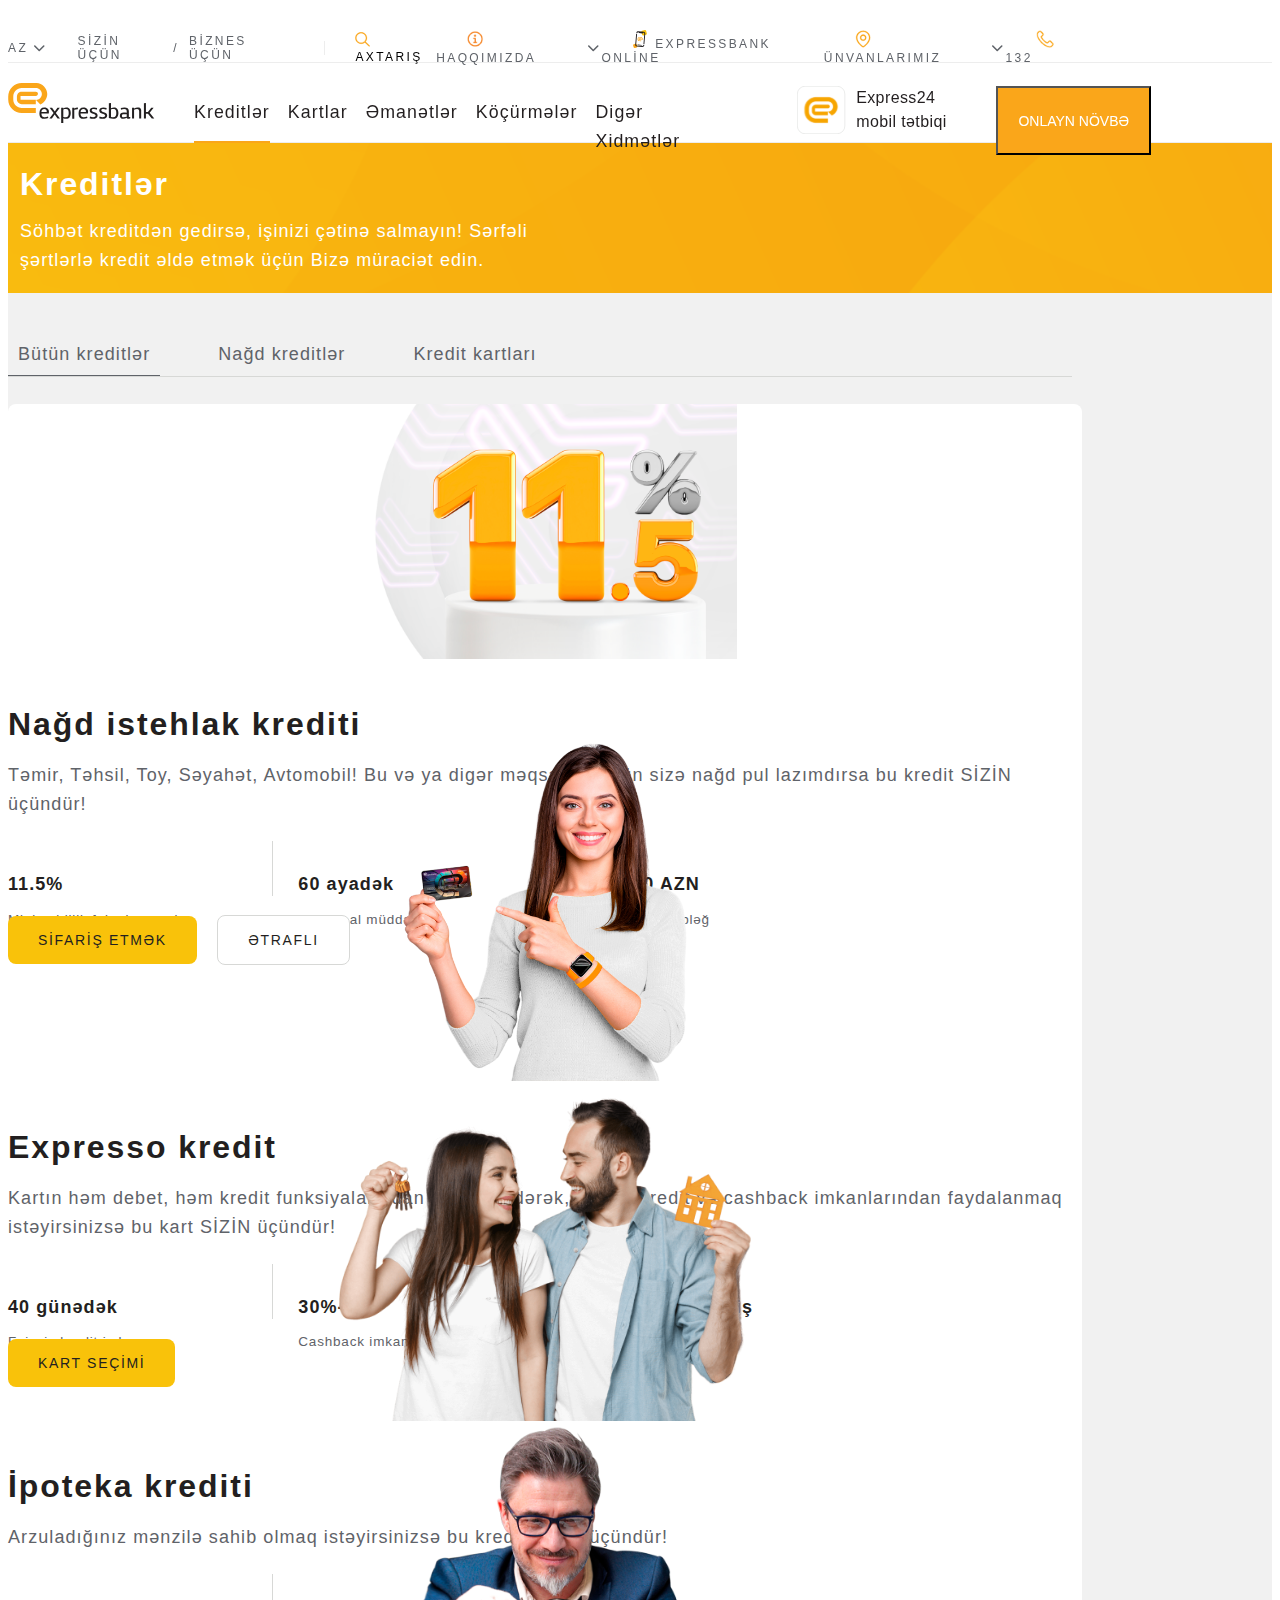
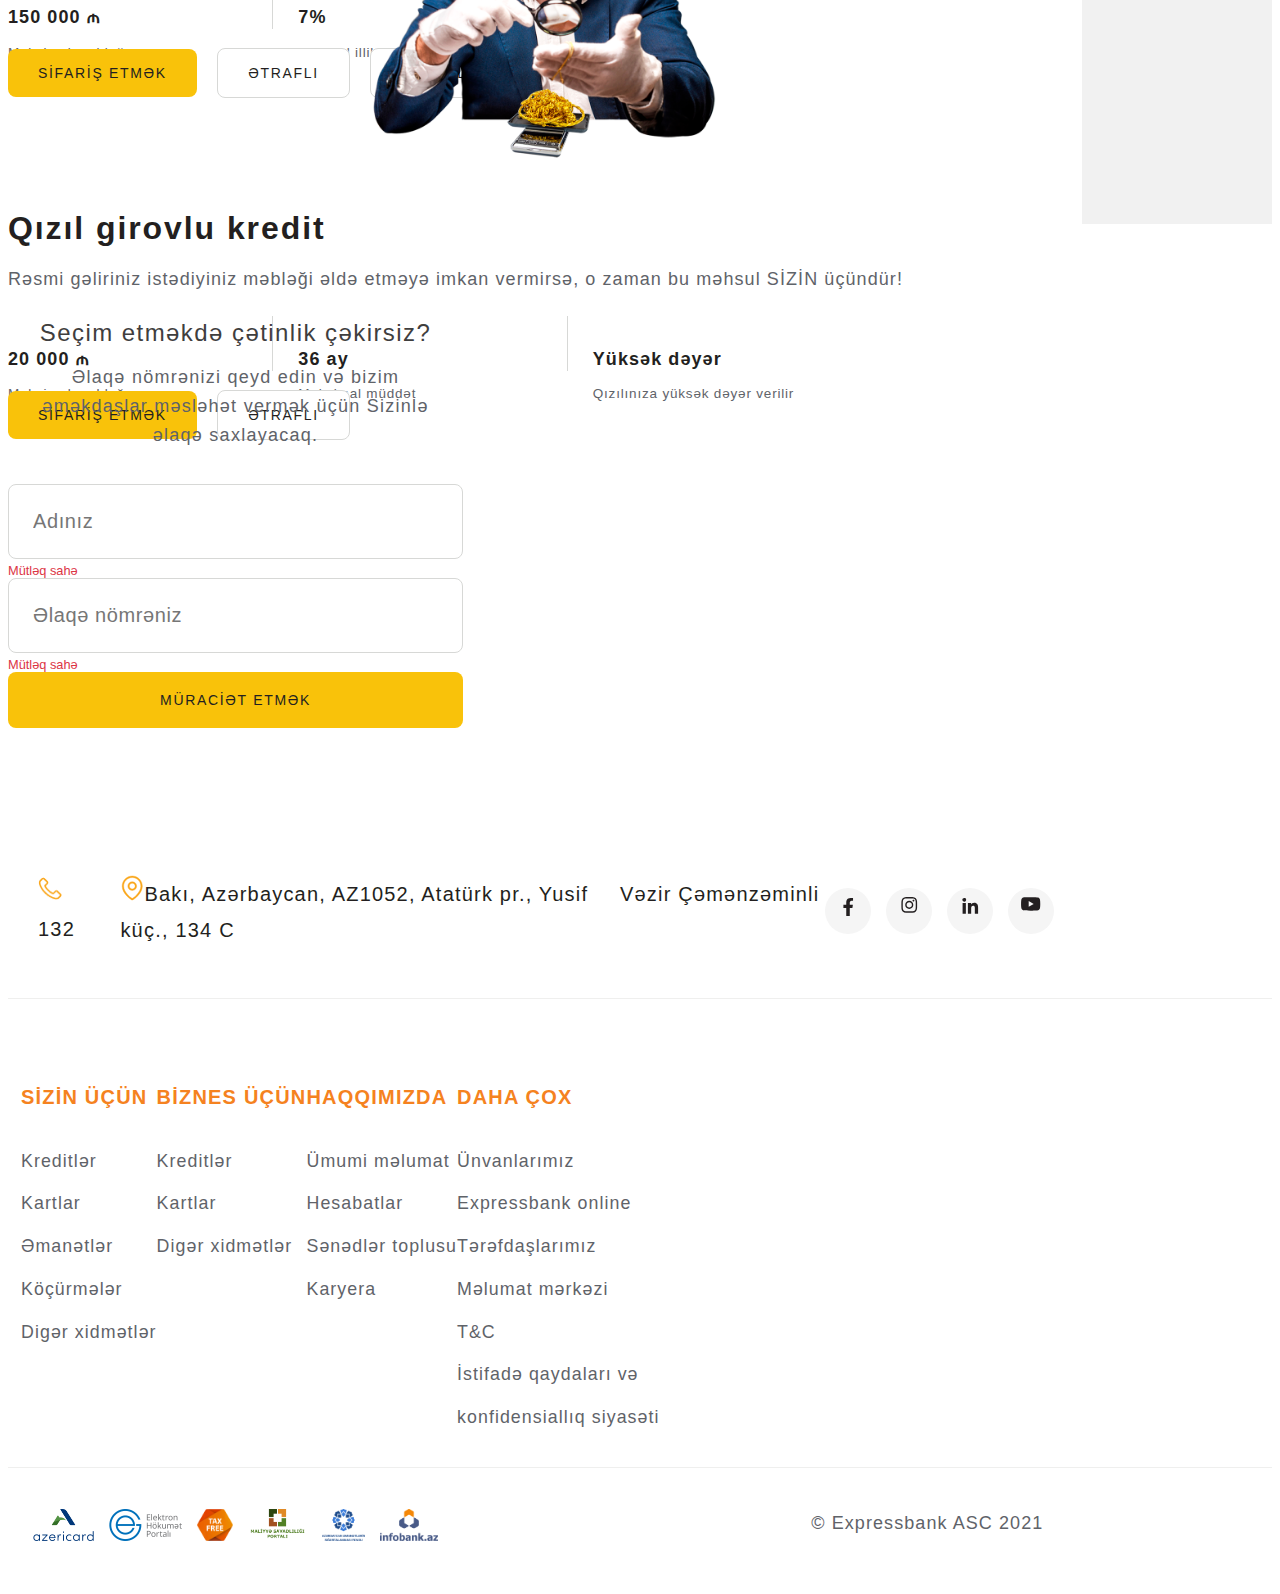
<file: credits.html>
<!DOCTYPE html>
<html lang="en">
<head>
    <meta charset="UTF-8">
    <meta http-equiv="X-UA-Compatible" content="IE=edge">
    <meta name="viewport" content="width=device-width, initial-scale=1.0">

    <link href="https://cdn.jsdelivr.net/npm/bootstrap@5.3.0-alpha1/dist/css/bootstrap.min.css" rel="stylesheet" integrity="sha384-GLhlTQ8iRABdZLl6O3oVMWSktQOp6b7In1Zl3/Jr59b6EGGoI1aFkw7cmDA6j6gD" crossorigin="anonymous">

    <script src="https://ajax.googleapis.com/ajax/libs/jquery/3.6.4/jquery.min.js"></script>

    <link
      rel="stylesheet"
      href="https://cdnjs.cloudflare.com/ajax/libs/font-awesome/6.3.0/css/all.min.css"
    />

    <link rel="stylesheet" href="./css/credits.css">

    <title>Expressbank</title>
</head>
<body>
    
    <!-- ******************* NAVBAR SECTION ********************** -->
<nav>
    <!-- ******************* FIRST_NAVBAR SECTION ********************** -->
    <section class="first_navbar">
        
        <div class="container">
                    <ul>
                        <ul>
                            <li>AZ</li>
                            <li>
                                <i class="fa-solid fa-chevron-down"></i>
                            </li>
                            <li>SİZİN ÜÇÜN</li> 
                            <li>/</li>  
                            <li>BİZNES ÜÇÜN</li>
                            <li>
                                <div style="border-right: 1px solid #EDEDED"> &nbsp;                                  
                                </div>
                            </li>
                            <li>
                                <img src="./assets/search.svg" alt="">
                                AXTARIŞ</li>
                        </ul>

                        <ul>
                            <li>
                                <img src="./assets/about.png" alt="">
                                HAQQIMIZDA
                            </li>
                            <li>
                                <i class="fa-solid fa-chevron-down"></i>
                            </li>
                            <li>
                                <img src="./assets/phone.svg" alt="">
                                EXPRESSBANK ONLİNE</li>
                            <li>
                                <img src="./assets/marker.svg" alt="">
                                ÜNVANLARIMIZ</li>
                            <li>
                                <i class="fa-solid fa-chevron-down"></i>
                            </li>
                            <li>
                                <img src="./assets/call.png" alt="">
                                132
                            </li>
                        </ul>
                    </ul>    
        </div>

    </section>

    <!-- ******************* SECOND_NAVBAR SECTION ********************** -->
    <section class="second_navbar">

        <div class="container">
                    <ul>
                        <ul>
                        <li>
                            <a href="./index.html">
                                <img src="./assets/logo.svg" alt="">
                            </a>
                        </li>
                        <li class="active">
                          <a href="">Kreditlər</a>
                          <div class="bottom_line"></div>
                        </li>
                        <li>
                          <a href="./cards.html">Kartlar</a>
                          <div class="bottom_line"></div>
                        </li>
                        <li>
                          <a href="./deposits.html">Əmanətlər</a>
                          <div class="bottom_line"></div>
                        </li>
                        <li>
                          <a href="./transfers.html">Köçürmələr</a>
                          <div class="bottom_line"></div>
                        </li>
                        <li>
                          <a href="./otherservices.html">Digər Xidmətlər</a>
                          <div class="bottom_line"></div>
                        </li>
                        </ul>
                        <ul>
                        <li>
                            <a href="">
                                <img src="./assets/logo_qr.svg" alt="">
                            </a>
                            <div>Express24 <span>mobil tətbiqi</span></div>
                            <button type="button" class="btn btn-warning">ONLAYN  NÖVBƏ</button>
                        </li>
                        </ul>
                    </ul>
        </div>

    </section>
</nav>

    <!-- ******************* FULL_WIDTH SECTION ***********************-->

    <section class="full_width">
       <div class="container">
          <div class="row">
             <h3>Kreditlər</h3>
             <p>Söhbət kreditdən gedirsə, işinizi çətinə salmayın! Sərfəli şərtlərlə kredit əldə etmək üçün Bizə müraciət edin.</p>
          </div>
       </div>
    </section>

    <!-- ******************* CREDITS NAV&TAB SECTION ********************* -->

    <section class="credits" id="crdts">
        <div class="container">
            
            <div class="main">
                <ul class="tabs">
                   <li data-tab-target="#all_credits" class="tab active crdt_tab">Bütün kreditlər</li>
                   <li data-tab-target="#cash_credits" class="tab crdt_tab">Nağd kreditlər</li>
                   <li data-tab-target="#cards_of_credits" class="tab crdt_tab">Kredit kartları</li>
                </ul>
                <div class="tab-content">
                  <div id="all_credits" class="active tab_content_crdts">
                   <div class="row">
                      <div class="card mb-3">
                        <div class="row g-0">
                          <div class="col-md-4">
                            <img src="./assets/secondslide.png" class="img-fluid rounded-start" alt="">
                          </div>
                          <div class="col-md-8">
                            <div class="card-body">
                              <h4 class="card-title">Nağd istehlak krediti</h4>
                              <p class="card-text">Təmir, Təhsil, Toy, Səyahət, Avtomobil! Bu və ya digər məqsədlər üçün sizə nağd pul lazımdırsa bu kredit SİZİN üçündür!</p>
                              <div class="details_of_card">
                                <div>
                                   <h5>11.5%</h5>
                                   <p>Minimal illik faiz dərəcəsi</p>  
                                </div>
                                <div>
                                    <h5>60 ayadək</h5>
                                    <p>Maksimal müddət</p>  
                                </div>
                                <div>
                                    <h5>50 000 AZN</h5>
                                    <p>Maksimal məbləğ</p>  
                                </div>
                              </div>
                              <div class="buttons_of_cards">
                                 <a role="button" class="yellow_btn" href="order.html#form_orderr">SİFARİŞ ETMƏK</a>
                                 <a role="button" href="order.html#reasons">Ətraflı</a>
                              </div>
                            </div>
                          </div>
                        </div>
                      </div>
                      <div class="card mb-3">
                        <div class="row g-0">
                          <div class="col-md-4">
                            <img src="./assets/cardimg5.png" class="img-fluid rounded-start">
                          </div>
                          <div class="col-md-8">
                            <div class="card-body">
                              <h4 class="card-title">Expresso kredit</h4>
                              <p class="card-text">Kartın həm debet, həm kredit funksiyalarından istifadə edərək, faizsiz kredit və cashback 
                                imkanlarından faydalanmaq istəyirsinizsə bu kart SİZİN üçündür!</p>
                              <div class="details_of_card">
                                <div>
                                   <h5>40 günədək</h5>
                                   <p>Faizsiz kredit imkanı</p>  
                                </div>
                                <div>
                                    <h5>30%-dək</h5>
                                    <p>Cashback imkanı</p>  
                                </div>
                                <div>
                                    <h5>Təmassız ödəniş</h5>
                                    <p>100 AZN-dək</p>  
                                </div>
                              </div>
                              <div class="buttons_of_cards">
                                <a role="button" class="yellow_btn">KART SEÇİMİ</a>
                              </div>
                            </div>
                          </div>
                        </div>
                      </div>
                      <div class="card mb-3">
                        <div class="row g-0">
                          <div class="col-md-4">
                            <img src="./assets/cardimg3.png" class="img-fluid rounded-start" alt="">
                          </div>
                          <div class="col-md-8">
                            <div class="card-body">
                              <h4 class="card-title">İpoteka krediti</h4>
                              <p class="card-text">Arzuladığınız mənzilə sahib olmaq istəyirsinizsə bu kredit SİZİN üçündür!</p>
                              <div class="details_of_card">
                                <div>
                                   <h5>150 000 ₼</h5>
                                   <p>Maksimal məbləğ</p>  
                                </div>
                                <div>
                                    <h5>7%</h5>
                                    <p>Minimal illik faiz dərəcəsi</p>  
                                </div>
                                <div>
                                    <h5>Minimal</h5>
                                    <p>Sənədləşmə</p>  
                                </div>
                              </div>
                              <div class="buttons_of_cards">
                                <a role="button" class="yellow_btn" href="order.html#form_orderr">SİFARİŞ ETMƏK</a>
                                <a role="button" href="order.html#reasons">Ətraflı</a>
                                <a role="button">Hesablamaq</a>
                              </div>
                            </div>
                          </div>
                        </div>
                      </div>
                      <div class="card mb-3">
                        <div class="row g-0">
                          <div class="col-md-4">
                            <img src="./assets/cardimg2.png" class="img-fluid rounded-start" alt="" >
                          </div>
                          <div class="col-md-8">
                            <div class="card-body">
                              <h4 class="card-title">Qızıl girovlu kredit</h4>
                              <p class="card-text">Rəsmi gəliriniz istədiyiniz məbləği əldə etməyə imkan vermirsə, o zaman bu məhsul SİZİN üçündür!</p>
                              <div class="details_of_card">
                                <div>
                                   <h5>20 000 ₼</h5>
                                   <p>Maksimal məbləğ</p>  
                                </div>
                                <div>
                                    <h5>36 ay</h5>
                                    <p>Maksimal müddət</p>  
                                </div>
                                <div>
                                    <h5>Yüksək dəyər</h5>
                                    <p>Qızılınıza yüksək dəyər verilir</p>  
                                </div>
                              </div>
                              <div class="buttons_of_cards">
                                <a role="button" class="yellow_btn" href="order.html#form_orderr">SİFARİŞ ETMƏK</a>
                                <a role="button" href="order.html#reasons">Ətraflı</a>
                              </div>
                            </div>
                          </div>
                        </div>
                      </div>
                   </div>  
                  </div>
                  </div>

                  <div id="cash_credits" class="tab_content_crdts">
                    <div class="row">
                      <div class="card mb-3">
                        <div class="row g-0">
                          <div class="col-md-4">
                            <img src="./assets/secondslide.png" class="img-fluid rounded-start" alt="">
                          </div>
                          <div class="col-md-8">
                            <div class="card-body">
                              <h4 class="card-title">Nağd istehlak krediti</h4>
                              <p class="card-text">Təmir, Təhsil, Toy, Səyahət, Avtomobil! Bu və ya digər məqsədlər üçün sizə nağd pul lazımdırsa bu kredit SİZİN üçündür!</p>
                              <div class="details_of_card">
                                <div>
                                   <h5>11.5%</h5>
                                   <p>Minimal illik faiz dərəcəsi</p>  
                                </div>
                                <div>
                                    <h5>60 ayadək</h5>
                                    <p>Maksimal müddət</p>  
                                </div>
                                <div>
                                    <h5>50 000 AZN</h5>
                                    <p>Maksimal məbləğ</p>  
                                </div>
                              </div>
                              <div class="buttons_of_cards">
                                 <a role="button" class="yellow_btn">SİFARİŞ ETMƏK</a>
                                 <a role="button">Ətraflı</a>
                              </div>
                            </div>
                          </div>
                        </div>
                      </div>                    
                      <div class="card mb-3">
                        <div class="row g-0">
                          <div class="col-md-4">
                            <img src="./assets/cardimg3.png" class="img-fluid rounded-start" alt="">
                          </div>
                          <div class="col-md-8">
                            <div class="card-body">
                              <h4 class="card-title">İpoteka krediti</h4>
                              <p class="card-text">Arzuladığınız mənzilə sahib olmaq istəyirsinizsə bu kredit SİZİN üçündür!</p>
                              <div class="details_of_card">
                                <div>
                                   <h5>150 000 ₼</h5>
                                   <p>Maksimal məbləğ</p>  
                                </div>
                                <div>
                                    <h5>7%</h5>
                                    <p>Minimal illik faiz dərəcəsi</p>  
                                </div>
                                <div>
                                    <h5>Minimal</h5>
                                    <p>Sənədləşmə</p>  
                                </div>
                              </div>
                              <div class="buttons_of_cards">
                                <a role="button" class="yellow_btn">SİFARİŞ ETMƏK</a>
                                <a role="button">Ətraflı</a>
                                <a role="button">Hesablamaq</a>
                              </div>
                            </div>
                          </div>
                        </div>
                      </div>
                      <div class="card mb-3">
                        <div class="row g-0">
                          <div class="col-md-4">
                            <img src="./assets/cardimg2.png" class="img-fluid rounded-start" alt="" >
                          </div>
                          <div class="col-md-8">
                            <div class="card-body">
                              <h4 class="card-title">Qızıl girovlu kredit</h4>
                              <p class="card-text">Rəsmi gəliriniz istədiyiniz məbləği əldə etməyə imkan vermirsə, o zaman bu məhsul SİZİN üçündür!</p>
                              <div class="details_of_card">
                                <div>
                                   <h5>20 000 ₼</h5>
                                   <p>Maksimal məbləğ</p>  
                                </div>
                                <div>
                                    <h5>36 ay</h5>
                                    <p>Maksimal müddət</p>  
                                </div>
                                <div>
                                    <h5>Yüksək dəyər</h5>
                                    <p>Qızılınıza yüksək dəyər verilir</p>  
                                </div>
                              </div>
                              <div class="buttons_of_cards">
                                <a role="button" class="yellow_btn">SİFARİŞ ETMƏK</a>
                                <a role="button">Ətraflı</a>
                              </div>
                            </div>
                          </div>
                        </div>
                      </div>
                   </div>                        
                  </div>

                  <div id="cards_of_credits" class="tab_content_crdts">
                    <div class="row">
                      <div class="card mb-3">
                        <div class="row g-0">
                          <div class="col-md-3">
                            <img src="./assets/cardimg5.png" class="img-fluid rounded-start" alt="">
                          </div>
                          <div class="col-md-9">
                            <div class="card-body">
                              <h4 class="card-title">Expresso kredit</h4>
                              <p class="card-text">Kartın həm debet, həm kredit funksiyalarından istifadə edərək, faizsiz kredit və cashback
                                 imkanlarından faydalanmaq istəyirsinizsə bu kart SİZİN üçündür!</p>
                              <div class="details_of_card">
                                <div>
                                   <h5>40 günədək</h5>
                                   <p>Faizsiz kredit imkanı</p>  
                                </div>
                                <div>
                                    <h5>30%-dək</h5>
                                    <p>Cashback imkanı</p>  
                                </div>
                                <div>
                                    <h5>Təmassız ödəniş</h5>
                                    <p>100 AZN-dək</p>  
                                </div>
                              </div>
                              <div class="buttons_of_cards">
                                 <a role="button" class="yellow_btn">KART SEÇİMİ</a>
                              </div>
                            </div>
                          </div>
                        </div>
                      </div>                    
                      <div class="card mb-3">
                        <div class="row g-0">
                          <div class="col-md-3">
                            <img src="./assets/expcard_img1.png" class="img-fluid rounded-start" alt="">
                          </div>
                          <div class="col-md-9">
                            <div class="card-body">
                              <h4 class="card-title">Visa İnfinite Kredit</h4>
                              <p class="card-text">Lüks və keyfiyyətli xidmətlərdən yararlanmaq istəyirsinizsə, Visa İnfinite kartı Sizin üçündür!</p>
                              <div class="details_of_card special_detail">
                                <div>
                                   <h5>30%-dək cashback</h5>
                                   <p>Partnyor şəbəkələrdə alış-veriş zamanı</p>  
                                </div>
                                <div>
                                    <h5>6% gəlir</h5>
                                    <p>Debet qalığına illik gəlir</p>  
                                </div>
                              </div>
                              <div class="buttons_of_cards">
                                <a role="button" class="yellow_btn">Ətraflı</a>
                              </div>
                            </div>
                          </div>
                        </div>
                      </div>
                      <div class="card mb-3">
                        <div class="row g-0">
                          <div class="col-md-3">
                            <img src="./assets/expcard_img2.png" class="img-fluid rounded-start" alt="" >
                          </div>
                          <div class="col-md-9">
                            <div class="card-body">
                              <h4 class="card-title">Mastercard Black Edition Kredit</h4>
                              <p class="card-text">“Premium kartlar” sinifinə daxil olan “Mastercard Black Edition” kartları ilə bir çox müxtəlif imkanları əldə etmək mümkündür.</p>
                              <div class="details_of_card special_detail">
                                <div>
                                   <h5>30%-dək cashback</h5>
                                   <p>Partnyor şəbəkələrdə alış-veriş zamanı</p>  
                                </div>
                                <div>
                                    <h5>6% gəlir</h5>
                                    <p>Debet qalığına illik gəlir</p>  
                                </div>
                              </div>
                              <div class="buttons_of_cards">
                                <a role="button" class="yellow_btn">Ətraflı</a>
                              </div>
                            </div>
                          </div>
                        </div>
                      </div>
                   </div>                        
                  </div>
                    
                </div>
              </div>
    </section>

    <!-- ******************** CONTACT_US SECTION ********************** -->

    <section class="contact_us">
       <div class="container">
          <div class="row">
            <div class="container form_credits">
              <div class="title">
               <h3>Seçim etməkdə çətinlik çəkirsiz?</h3>
               <p>Əlaqə nömrənizi qeyd edin və bizim <br> əməkdaşlar məsləhət vermək üçün Sizinlə <br> əlaqə saxlayacaq.</p>
              </div> 
               <form class="row g-3">   
                <div class="col-md-12">
                  <input type="text" class="form-control is-invalid" id="validationServer05" aria-describedby="validationServer05Feedback" required placeholder="Adınız">
                  <div id="validationServer05Feedback" class="invalid-feedback">
                    Mütləq sahə
                  </div>
                </div>                  
                <div class="col-md-12">
                  <input type="text" class="form-control is-invalid" id="validationServer05" aria-describedby="validationServer05Feedback" required placeholder="Əlaqə nömrəniz">
                  <div id="validationServer05Feedback" class="invalid-feedback">
                    Mütləq sahə
                  </div>
                </div>
                <div class="col-12">
                  <button class="btn btn-primary" type="submit"><a href="">MÜRACİƏT ETMƏK</a></button>
                </div>
              </form>
            </div>
          </div>
       </div>
    </section>

    <!-- ******************** FOOTER SECTION **************************-->
    <section class="footer_top">
      <div class="container">
         <div class="row">
          <div class="footer_sosial">
           <div class="col-3 phone">
              <img src="./assets/call.png" alt="phone">132 
           </div>
           <div class="col-5 adress">
              <img src="./assets/marker.svg" alt="marker">Bakı, Azərbaycan, AZ1052, Atatürk pr., Yusif <span>Vəzir Çəmənzəminli küç., 134 C</span> 
           </div>
           <div class="col-4 sosial">
               <a href="https://www.facebook.com/Expressbank">
                 <img src="./assets/facebook.svg" alt="Facebook">
               </a>
               <a href="https://www.instagram.com/expressbank/">
                 <img src="./assets/instagram.svg" alt="instagram">
               </a>
               <a href="https://www.linkedin.com/company/expressbankasc">
                 <img src="./assets/linkedin.svg" alt="linkedin">
               </a>
               <a href="https://www.youtube.com/expressbankasc">
                 <img src="./assets/youtube.svg" alt="youtube">
               </a>
           </div>
          </div>
         </div>
      </div>
   </section>
   <section class="footer_middle">
     <div class="container">
        <div class="row">       
          <div class="footer_menu">
           <div class="col-3 for_you">
             <h4>SİZİN ÜÇÜN</h4>
             <ul>
               <li><a href="./credits.html">Kreditlər</a></li>
               <li><a href="./cards.html">Kartlar</a></li>
               <li><a href="./deposits.html">Əmanətlər</a></li>
               <li><a href="./transfers.html">Köçürmələr</a></li>
               <li><a href="./otherservices.html">Digər xidmətlər</a></li>
             </ul>
           </div>
           <div class="col-3 for_business">
             <h4>BİZNES ÜÇÜN</h4>
             <ul>
               <li><a href="./credits.html">Kreditlər</a></li>
               <li><a href="./cards.html">Kartlar</a></li>
               <li><a href="./otherservices.html">Digər xidmətlər</a></li>
             </ul>
           </div>
           <div class="col-3 about_us">
             <h4>HAQQIMIZDA</h4>
             <ul>
               <li><a href="./commoninfo.html">Ümumi məlumat</a></li>
               <li><a href="./reports.html">Hesabatlar</a></li>
               <li><a href="./documents.html">Sənədlər toplusu</a></li>
               <li><a href="./career.html">Karyera</a></li>
             </ul>
           </div>
           <div class="col-3 more">
             <h4>DAHA ÇOX</h4>
             <ul>
               <li><a href="./ouraddresses.html">Ünvanlarımız</a></li>
               <li><a href="">Expressbank online</a></li>
               <li><a href="">Tərəfdaşlarımız</a></li>
               <li><a href="">Məlumat mərkəzi</a></li>
               <li><a href="">T&C</a></li>
               <li><a href="">İstifadə qaydaları və <br> konfidensiallıq siyasəti</a></li>
             </ul>
           </div>
          </div>
         </div>
       </div>
    </section> 
    <section class="footer_bottom">
     <div class="container">
        <div class="row"> 
          <div class="footer_copyright">
            <div class="finances">
              <a href="https://www.azericard.com/">
              <img src="./assets/expressbank_social.png" alt="Azericard">
              </a>
              <a href="https://www.e-gov.az/">
              <img src="./assets/expressbank_social1.png" alt="Elektron Hokumet Portali">
              </a>
              <a href="https://taxfree4u.eu/ru/">
              <img src="./assets/expressbank_social2.png" alt="Tax">
              </a>
              <a href="https://bizimpullar.az/">
              <img src="./assets/expressbank_social_3.png" alt="Maliyye Savadliliqi Portali">
              </a>
              <a href="https://www.adif.az/">
              <img src="./assets/expressbank_social4.png" alt="Azerbaycan Emanetlerinin sigortalanmasi fondu">
              </a>
              <a href="https://infobank.az/">
              <img src="./assets/expressbank_social5.png" alt="Infobank.az">
              </a>
            </div>
            <div class="copyright">
             © Expressbank ASC 2021
            </div>
          </div>
         </div>
      </div>
   </section>
     
    <script src="./jQuery.js"></script>
    <script src="./js/credits.js"></script>
</body>
</html>
</file>
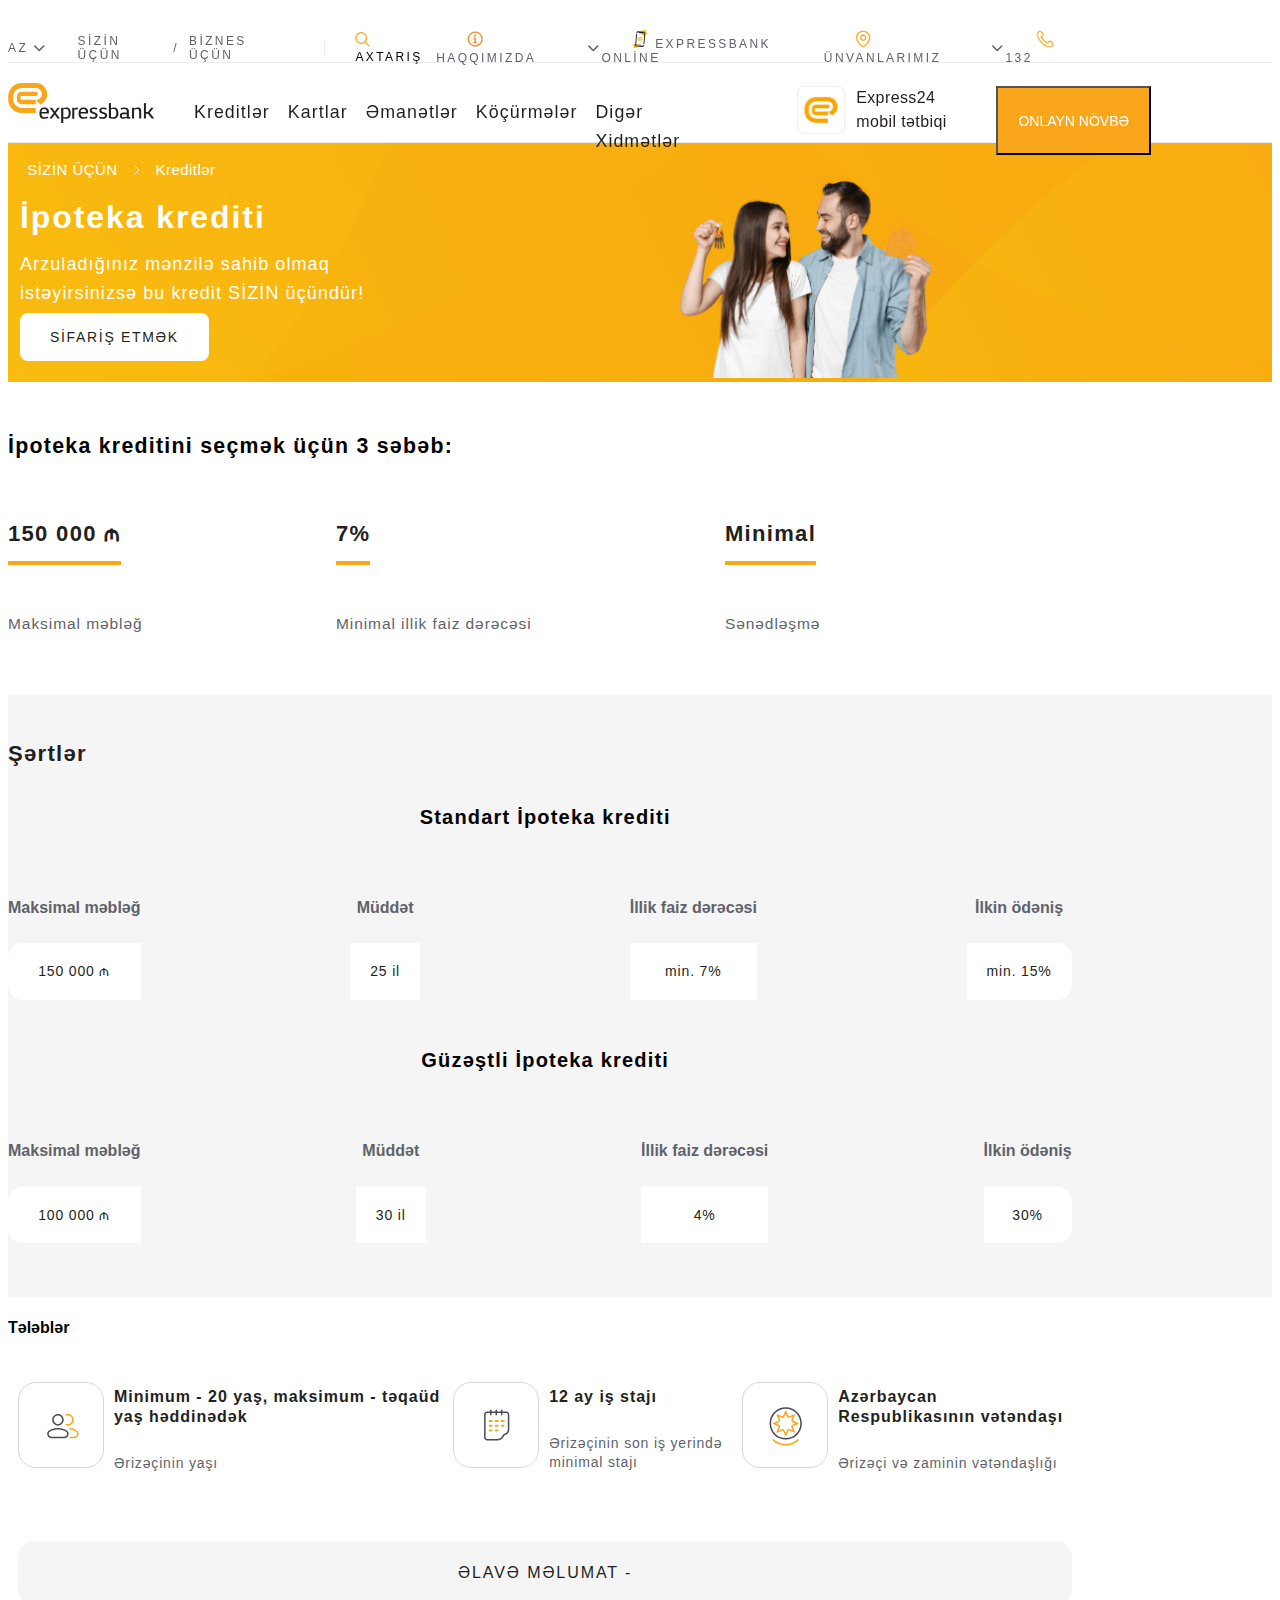
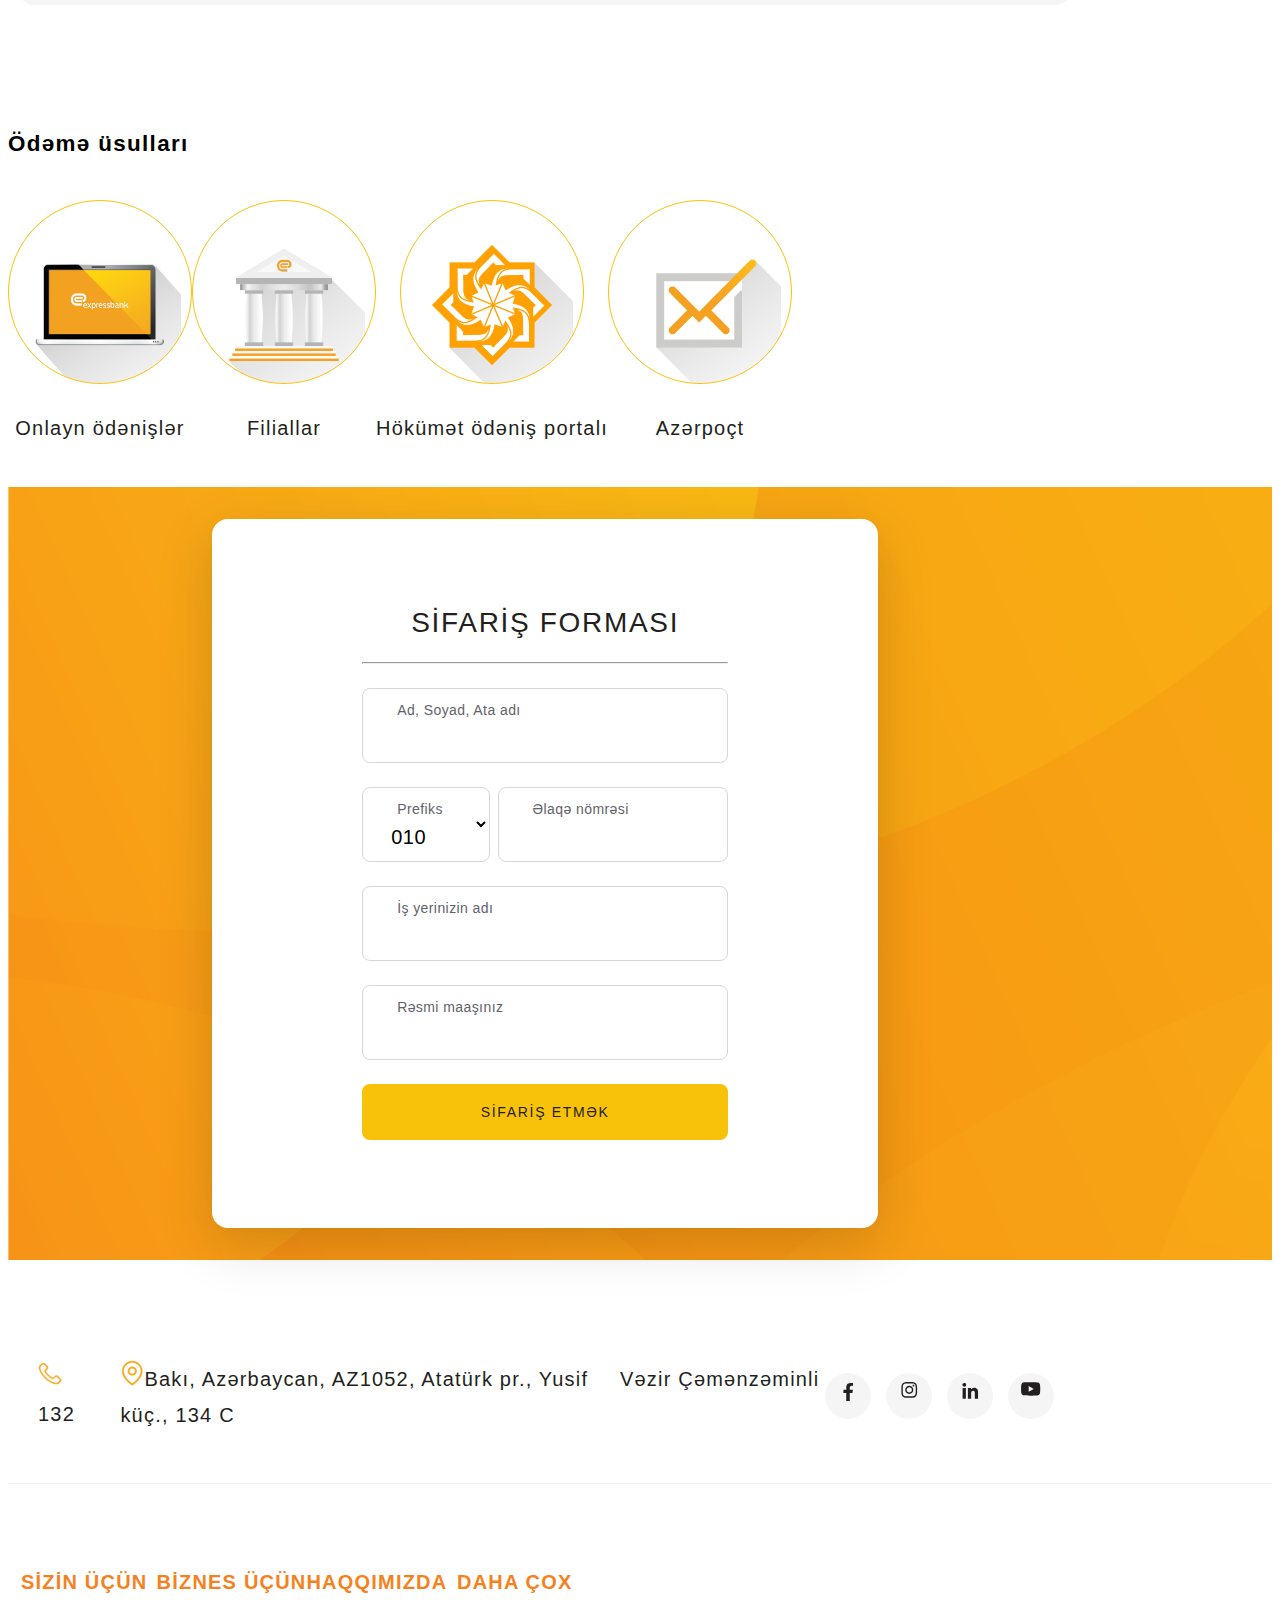
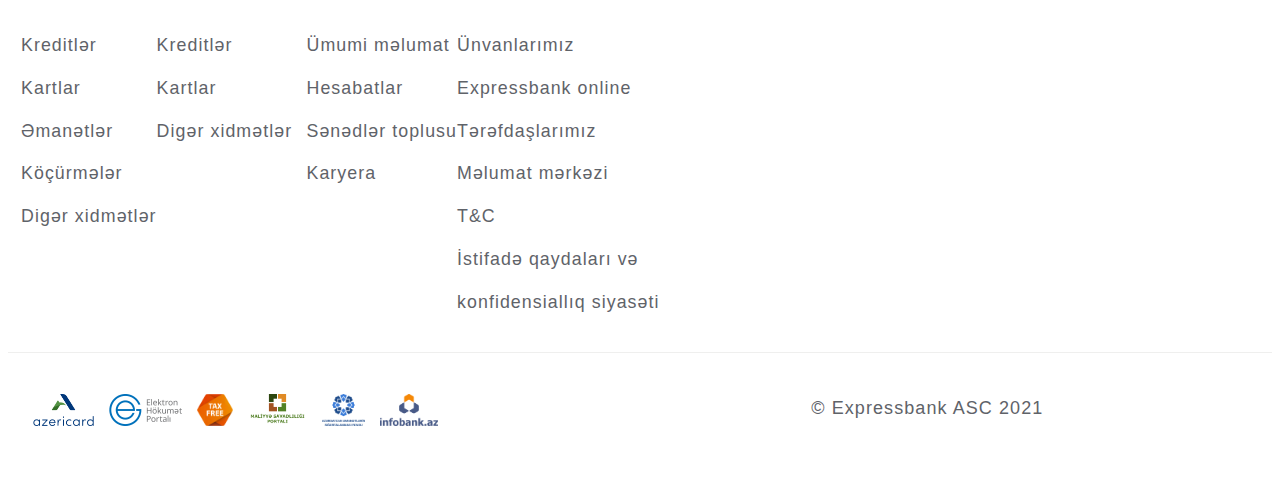
<file: order.html>
<!DOCTYPE html>
<html lang="en">
<head>
    <meta charset="UTF-8">
    <meta http-equiv="X-UA-Compatible" content="IE=edge">
    <meta name="viewport" content="width=device-width, initial-scale=1.0">

    <link href="https://cdn.jsdelivr.net/npm/bootstrap@5.3.0-alpha1/dist/css/bootstrap.min.css" rel="stylesheet" integrity="sha384-GLhlTQ8iRABdZLl6O3oVMWSktQOp6b7In1Zl3/Jr59b6EGGoI1aFkw7cmDA6j6gD" crossorigin="anonymous">

    <script src="https://ajax.googleapis.com/ajax/libs/jquery/3.6.4/jquery.min.js"></script>

    <link
      rel="stylesheet"
      href="https://cdnjs.cloudflare.com/ajax/libs/font-awesome/6.3.0/css/all.min.css"
    />

    <link rel="stylesheet" href="./css/order.css">

    <title>Expressbank</title>
</head>
<body>

    <!-- ******************* NAVBAR SECTION ********************** -->

<nav>
    <!-- ******************* FIRST_NAVBAR SECTION ********************** -->
    <section class="first_navbar">
        
        <div class="container">
                    <ul>
                        <ul>
                            <li>AZ</li>
                            <li>
                                <i class="fa-solid fa-chevron-down"></i>
                            </li>
                            <li>SİZİN ÜÇÜN</li> 
                            <li>/</li>  
                            <li>BİZNES ÜÇÜN</li>
                            <li>
                                <div style="border-right: 1px solid #EDEDED"> &nbsp;                                  
                                </div>
                            </li>
                            <li>
                                <img src="./assets/search.svg" alt="">
                                AXTARIŞ</li>
                        </ul>

                        <ul>
                            <li>
                                <img src="./assets/about.png" alt="">
                                HAQQIMIZDA
                            </li>
                            <li>
                                <i class="fa-solid fa-chevron-down"></i>
                            </li>
                            <li>
                                <img src="./assets/phone.svg" alt="">
                                EXPRESSBANK ONLİNE</li>
                            <li>
                                <img src="./assets/marker.svg" alt="">
                                ÜNVANLARIMIZ</li>
                            <li>
                                <i class="fa-solid fa-chevron-down"></i>
                            </li>
                            <li>
                                <img src="./assets/call.png" alt="">
                                132
                            </li>
                        </ul>
                    </ul>    
        </div>

    </section>

    <!-- ******************* SECOND_NAVBAR SECTION ********************** -->
    <section class="second_navbar">

        <div class="container">
                    <ul>
                        <ul>
                        <li>
                            <a href="./index.html">
                                <img src="./assets/logo.svg" alt="">
                            </a>
                        </li>
                        <li>
                        <a href="./credits.html">Kreditlər</a>
                        </li>
                        <li>
                        <a href="./cards.html">Kartlar</a>
                        </li>
                        <li>
                        <a href="./deposits.html">Əmanətlər</a>                       
                        </li>
                        <li>
                        <a href="./transfers.html">Köçürmələr</a>
                        </li>
                        <li class="active">
                        <a href="./otherservices.html">Digər Xidmətlər</a>
                        </li>
                        </ul>
                        <ul>
                        <li>
                            <a href="">
                                <img src="./assets/logo_qr.svg" alt="">
                            </a>
                            <div>Express24 <span>mobil tətbiqi</span></div>
                            <button type="button" class="btn btn-warning">ONLAYN  NÖVBƏ</button>
                        </li>
                        </ul>
                    </ul>
        </div>

    </section>
</nav>

<!-- ******************* FULL_WIDTH SECTION ***********************-->

<section class="full_width">
    <div class="container">
       <div class="col-9">
          <div class="breadcrumb">
             <ul>
               <li>SİZİN ÜÇÜN</li> 
               <li>
                  <img src="./assets/arrow_right_white.svg" alt="">
               </li>
               <li>Kreditlər</li>
             </ul>
          </div>
          <h3>İpoteka krediti</h3>
          <p>Arzuladığınız mənzilə sahib olmaq istəyirsinizsə bu kredit SİZİN üçündür!</p>
          <a href="./order.html">SİFARİŞ ETMƏK</a>          
       </div>
       <div class="col-3 img_box">
        <img src="./assets/cardimg3.png" alt="">
       </div>
    </div>
</section>

<!-- ****************** 3 REASON SECTION ********************** -->

<section class="reasons" id="reasons">
  <div class="container"> 
    <h4>İpoteka kreditini seçmək üçün 3 səbəb:</h4>
    <div class="reason_list">
       <div class="col-4">
          <h5>150 000 ₼</h5>
          <p>Maksimal məbləğ</p>
       </div> 
       <div class="col-4">
          <h5>7%</h5>
          <p>Minimal illik faiz dərəcəsi</p>
       </div>
       <div class="col-4">
          <h5>Minimal</h5>
          <p>Sənədləşmə</p>
       </div>
    </div>
  </div>  
</section>

<!--  ***************** CONDİTİONS SECTİON ******************** -->

<section class="conditions">
    <div class="container">
       <div class="row">
          <div class="credit_box">
             <h3>Şərtlər</h3>
             <div class="standart_credit">
                <h4>Standart İpoteka krediti</h4>
                <div class="col_container">
                    <div class="col-3">
                       <h5>Maksimal məbləğ</h5>
                       <p>150 000 ₼</p>
                    </div> 
                    <div class="col-3">
                        <h5>Müddət</h5>
                        <p>25 il</p>
                     </div> 
                     <div class="col-3">
                        <h5>İllik faiz dərəcəsi</h5>
                        <p>min. 7%</p>
                     </div> 
                     <div class="col-3">
                        <h5>İlkin ödəniş</h5>
                        <p>min. 15%</p>
                     </div> 
                </div>
             </div>
             <div class="standart_credit">
                <h4 class="special">Güzəştli İpoteka krediti </h4>
                <div class="col_container">
                    <div class="col-3">
                       <h5>Maksimal məbləğ</h5>
                       <p>100 000 ₼</p>
                    </div> 
                    <div class="col-3">
                        <h5>Müddət</h5>
                        <p>30 il</p>
                     </div> 
                     <div class="col-3">
                        <h5>İllik faiz dərəcəsi</h5>
                        <p>4%</p>
                     </div> 
                     <div class="col-3">
                        <h5>İlkin ödəniş</h5>
                        <p>30%</p>
                     </div> 
                </div>
             </div>
          </div> 
       </div>
    </div>
</section>

<!--  ******************** REQUIREMENTS SECTION *****************  -->

<section class="requirements">
   <div class="container">
      <div class="row">
        <h4 data-v-0d1401f1="" class="require_title">Tələblər</h4>
            <div data-v-0d1401f1="" class="requirements" >
                <div data-v-0d1401f1="" class="col-4">
                    <div data-v-0d1401f1="" class="req_icon">
                        <img data-v-0d1401f1="" src="./assets/req_img1.svg">
                    </div>
                    <div class="text_box">
                        <h5 data-v-0d1401f1="">Minimum - 20 yaş, maksimum - təqaüd yaş həddinədək</h5>
                        <p data-v-0d1401f1="">Ərizəçinin yaşı</p>
                    </div>
                </div>
                <div data-v-0d1401f1="" class="col-4">
                    <div data-v-0d1401f1="" class="req_icon">
                        <img data-v-0d1401f1="" src="./assets/req_img_2.svg">
                    </div>
                    <div class="text_box">
                        <h5 data-v-0d1401f1="">12 ay iş stajı</h5>
                        <p data-v-0d1401f1="">Ərizəçinin son iş yerində minimal stajı</p>
                    </div>
                </div>
                <div data-v-0d1401f1="" class="col-4">
                    <div data-v-0d1401f1="" class="req_icon">
                        <img data-v-0d1401f1="" src="./assets/req_img_3.svg">
                    </div>
                    <div class="text_box">
                        <h5 data-v-0d1401f1="">Azərbaycan Respublikasının vətəndaşı</h5>
                        <p data-v-0d1401f1="">Ərizəçi və zaminin vətəndaşlığı</p>
                    </div>
                </div>
            </div>

            <div data-v-0d1401f1="" class="more_req_details active">
                    <div data-v-0d1401f1="" class="more_req">
                        <div data-v-0d1401f1="">
                            <h5 data-v-0d1401f1="">Borcalanın (birgə borcalanın) şəxsiyyətini təsdiq edən sənəd və sənədin notarial qaydada təsdiqlənmiş surəti</h5>
                        </div>
                    </div>
                    <div data-v-0d1401f1="" class="more_req">
                        <div data-v-0d1401f1="">
                            <h5 data-v-0d1401f1="">Nikahın bağlanması (və ya boşanma) barədə şəhadətnamənin notarial qaydada təsdiqlənmiş surəti</h5>
                        </div>
                    </div>
                    <div data-v-0d1401f1="" class="more_req">
                        <div data-v-0d1401f1="">
                            <h5 data-v-0d1401f1="">Borcalanla (birgə borcalanla) birgə yaşayan ailə üzvlərinin şəxsiyyətini təsdiq edən sənədlərin notarial qaydada təsdiqlənmiş surəti</h5>
                        </div>
                    </div>
                    <div data-v-0d1401f1="" class="more_req">
                        <div data-v-0d1401f1="">
                            <h5 data-v-0d1401f1="">Borcalanın (birgə borcalanın) əmək müqaviləsi və ya onun iş yerinin kadrlar idarəsi tərəfindən təsdiq edilmiş əmək kitabçasının surəti</h5>
                        </div>
                    </div>
                    <div data-v-0d1401f1="" class="more_req">
                        <div data-v-0d1401f1="">
                            <h5 data-v-0d1401f1="">Borcalanın (birgə borcalanın) gəlirlərini təsdiq edən sənədlər (əsas və əgər varsa, əlavə iş yerindən arayış və s.)</h5>
                        </div>
                    </div>
                    <div data-v-0d1401f1="" class="more_req">
                        <div data-v-0d1401f1="">
                            <h5 data-v-0d1401f1="">İpoteka predmetinin qiymətləndirmə aktı</h5>
                        </div>
                    </div>
                    <div data-v-0d1401f1="" class="more_req">
                        <div data-v-0d1401f1="">
                            <h5 data-v-0d1401f1="">İpoteka predmeti yalnız mənzil və ya fərdi yaşayış evi ola bilər. Təminat qismində yalnız ipoteka krediti hesabına alınacaq daşınmaz əmlak çıxış edə bilər.</h5>
                        </div>
                    </div>
                    <div data-v-0d1401f1="" class="more_req">
                        <div data-v-0d1401f1="">
                            <h5 data-v-0d1401f1="">İpoteka kreditinin (standard və güzəştli) verilməsi şərtləri ilə bağlı ətraflı məlumatı bu keçiddən ala bilərsiniz.</h5>
                        </div>
                    </div>
                    <div data-v-0d1401f1="" class="more_req">
                        <div data-v-0d1401f1="">
                            <h5 data-v-0d1401f1="">İpoteka krediti Azərbaycan Respublikasının İpoteka və Kredit Zəmanət Fondunun xətti ilə verilir.</h5>
                        </div>
                    </div>
            </div>
            <div data-v-0d1401f1="" class="see_details_box"><div class="see_details">ƏLAVƏ MƏLUMAT -</div></div>
      </div>
   </div>
</section>

<!-- ********************* PAYMENT METHODS SECTION ******************** -->

<section class="payment_methods">
   <div class="container">
      <div class="row">
        <h4 class="require_title">Ödəmə üsulları</h4>
        <div class="methods_box">
           <div class="col-3">
            <a href="https://online.expressbank.az/OnlinePayments/" target="_blank">
              <div class="img_box">
                 <img src="./assets/payment_img1.png" alt="">
              </div>
              <div class="link_way">Onlayn ödənişlər</div>
            </a>  
           </div>
           <div class="col-3">
            <a href="./ouraddresses.html" target="_blank">
              <div class="img_box">
                 <img src="./assets/payment_img2.png" alt="">
              </div>
              <div class="link_way">Filiallar</div>
            </a>  
           </div>
           <div class="col-3">
            <a href="https://gpp.az/WebPortal/Infosite" target="_blank">
              <div class="img_box">
                 <img src="./assets/payment_img3.png" alt="">
              </div>
              <div class="link_way">Hökümət ödəniş portalı</div>
            </a>  
           </div>
           <div class="col-3">
            <a href="http://azerpost.az/az/index" target="_blank">
              <div class="img_box">
                 <img src="./assets/payment_img4.png" alt="">
              </div>
              <div class="link_way">Azərpoçt</div>
            </a>  
           </div>
        </div>
      </div>
   </div>
</section>
    
<!-- ******************** FORM ORDER SECTION ******************* -->

<section class="form_order" id="form_orderr">
   <div class="container">
      <div class="row order_card_container">
        <form>
            <div data-v-4c3504b4="" class="order_form">
                <h4 data-v-4c3504b4="">SİFARİŞ FORMASI</h4>
                <hr data-v-4c3504b4="">
                <p data-v-4c3504b4=""></p>
                <div data-v-4c3504b4="" class="form_element group_element">
                    <div data-v-4c3504b4="" class="group_label">Ad, Soyad, Ata adı</div>
                    <input data-v-4c3504b4="" class=""><!----></div>
                    <div data-v-4c3504b4="" class="form_element group_element" style="width: 35%; display: inline-block; ">
                        <div data-v-4c3504b4="" class="group_label">Prefiks</div>
                        <select data-v-4c3504b4="" class="form_control" style="width: 100%;" data-gtm-form-interact-field-id="0">
                            <option data-v-4c3504b4="" value="010">010</option>
                            <option data-v-4c3504b4="" value="050">050</option>
                            <option data-v-4c3504b4="" value="051">051</option>
                            <option data-v-4c3504b4="" value="055">055</option>
                            <option data-v-4c3504b4="" value="070">070</option>
                            <option data-v-4c3504b4="" value="077">077</option>
                            <option data-v-4c3504b4="" value="099">099</option>
                        </select>
                    </div>
                    <div data-v-4c3504b4="" class="form_element group_element" style="width: 63%; display: inline-block; float: right;">
                        <div data-v-4c3504b4="" class="group_label">Əlaqə nömrəsi</div>
                        <input data-v-4c3504b4="" name="" id="phone_number" class="" inputmode="text">
                        <!---->
                    </div>
                    <div data-v-4c3504b4="" class="clearfix"></div>
                    <div data-v-4c3504b4="" class="form_element group_element">
                        <div data-v-4c3504b4="" class="group_label">İş yerinizin adı</div>
                        <input data-v-4c3504b4="" name="" class="">
                        <!---->
                    </div>
                    <!---->
                    <!---->
                    <!---->
                    <div data-v-4c3504b4="" class="form_element group_element">
                        <div data-v-4c3504b4="" class="group_label">Rəsmi maaşınız</div>
                        <input data-v-4c3504b4="" name="" id="numeric" class="" inputmode="text">
                        <!---->
                    </div>
                    <!----><!----><!----><!---->
                    <div data-v-4c3504b4="" class="clearfix"></div>
                    <!----><div data-v-4c3504b4="" class="clearfix"></div>
                    <!----><!----><!----><!----><!----><!----><!---->
                    <div data-v-4c3504b4="" class="form_element group_element">
                        <button data-v-4c3504b4="" type="submit" class="btn ipoteka_btn more_btn" style="margin-top: 0px;">SİFARİŞ ETMƏK</button>
                    </div>
                </div>
          </form>
      </div>
   </div>
</section>

<!-- ******************** FOOTER SECTION **************************-->

<section class="footer_top">
    <div class="container">
       <div class="row">
        <div class="footer_sosial">
         <div class="col-3 phone">
            <img src="./assets/call.png" alt="phone">132 
         </div>
         <div class="col-5 adress">
            <img src="./assets/marker.svg" alt="marker">Bakı, Azərbaycan, AZ1052, Atatürk pr., Yusif <span>Vəzir Çəmənzəminli küç., 134 C</span> 
         </div>
         <div class="col-4 sosial">
             <a href="https://www.facebook.com/Expressbank">
               <img src="./assets/facebook.svg" alt="Facebook">
             </a>
             <a href="https://www.instagram.com/expressbank/">
               <img src="./assets/instagram.svg" alt="instagram">
             </a>
             <a href="https://www.linkedin.com/company/expressbankasc">
               <img src="./assets/linkedin.svg" alt="linkedin">
             </a>
             <a href="https://www.youtube.com/expressbankasc">
               <img src="./assets/youtube.svg" alt="youtube">
             </a>
         </div>
        </div>
       </div>
    </div>
 </section>
 <section class="footer_middle">
   <div class="container">
      <div class="row">       
        <div class="footer_menu">
         <div class="col-3 for_you">
           <h4>SİZİN ÜÇÜN</h4>
           <ul>
             <li><a href="./credits.html">Kreditlər</a></li>
             <li><a href="./cards.html">Kartlar</a></li>
             <li><a href="./deposits.html">Əmanətlər</a></li>
             <li><a href="./transfers.html">Köçürmələr</a></li>
             <li><a href="./otherservices.html">Digər xidmətlər</a></li>
           </ul>
         </div>
         <div class="col-3 for_business">
           <h4>BİZNES ÜÇÜN</h4>
           <ul>
             <li><a href="./credits.html">Kreditlər</a></li>
             <li><a href="./cards.html">Kartlar</a></li>
             <li><a href="./otherservices.html">Digər xidmətlər</a></li>
           </ul>
         </div>
         <div class="col-3 about_us">
           <h4>HAQQIMIZDA</h4>
           <ul>
             <li><a href="./commoninfo.html">Ümumi məlumat</a></li>
             <li><a href="./reports.html">Hesabatlar</a></li>
             <li><a href="./documents.html">Sənədlər toplusu</a></li>
             <li><a href="">Karyera</a></li>
           </ul>
         </div>
         <div class="col-3 more">
           <h4>DAHA ÇOX</h4>
           <ul>
             <li><a href="./ouraddresses.html">Ünvanlarımız</a></li>
             <li><a href="">Expressbank online</a></li>
             <li><a href="">Tərəfdaşlarımız</a></li>
             <li><a href="">Məlumat mərkəzi</a></li>
             <li><a href="">T&C</a></li>
             <li><a href="">İstifadə qaydaları və <br> konfidensiallıq siyasəti</a></li>
           </ul>
         </div>
        </div>
       </div>
     </div>
  </section> 
  <section class="footer_bottom">
   <div class="container">
      <div class="row"> 
        <div class="footer_copyright">
          <div class="finances">
            <a href="https://www.azericard.com/">
            <img src="./assets/expressbank_social.png" alt="Azericard">
            </a>
            <a href="https://www.e-gov.az/">
            <img src="./assets/expressbank_social1.png" alt="Elektron Hokumet Portali">
            </a>
            <a href="https://taxfree4u.eu/ru/">
            <img src="./assets/expressbank_social2.png" alt="Tax">
            </a>
            <a href="https://bizimpullar.az/">
            <img src="./assets/expressbank_social_3.png" alt="Maliyye Savadliliqi Portali">
            </a>
            <a href="https://www.adif.az/">
            <img src="./assets/expressbank_social4.png" alt="Azerbaycan Emanetlerinin sigortalanmasi fondu">
            </a>
            <a href="https://infobank.az/">
            <img src="./assets/expressbank_social5.png" alt="Infobank.az">
            </a>
          </div>
          <div class="copyright">
           © Expressbank ASC 2021
          </div>
        </div>
       </div>
    </div>
 </section>  

    <script src="./jQuery.js"></script>
    <script src="./js/order.js"></script>
</body>
</html>
</file>
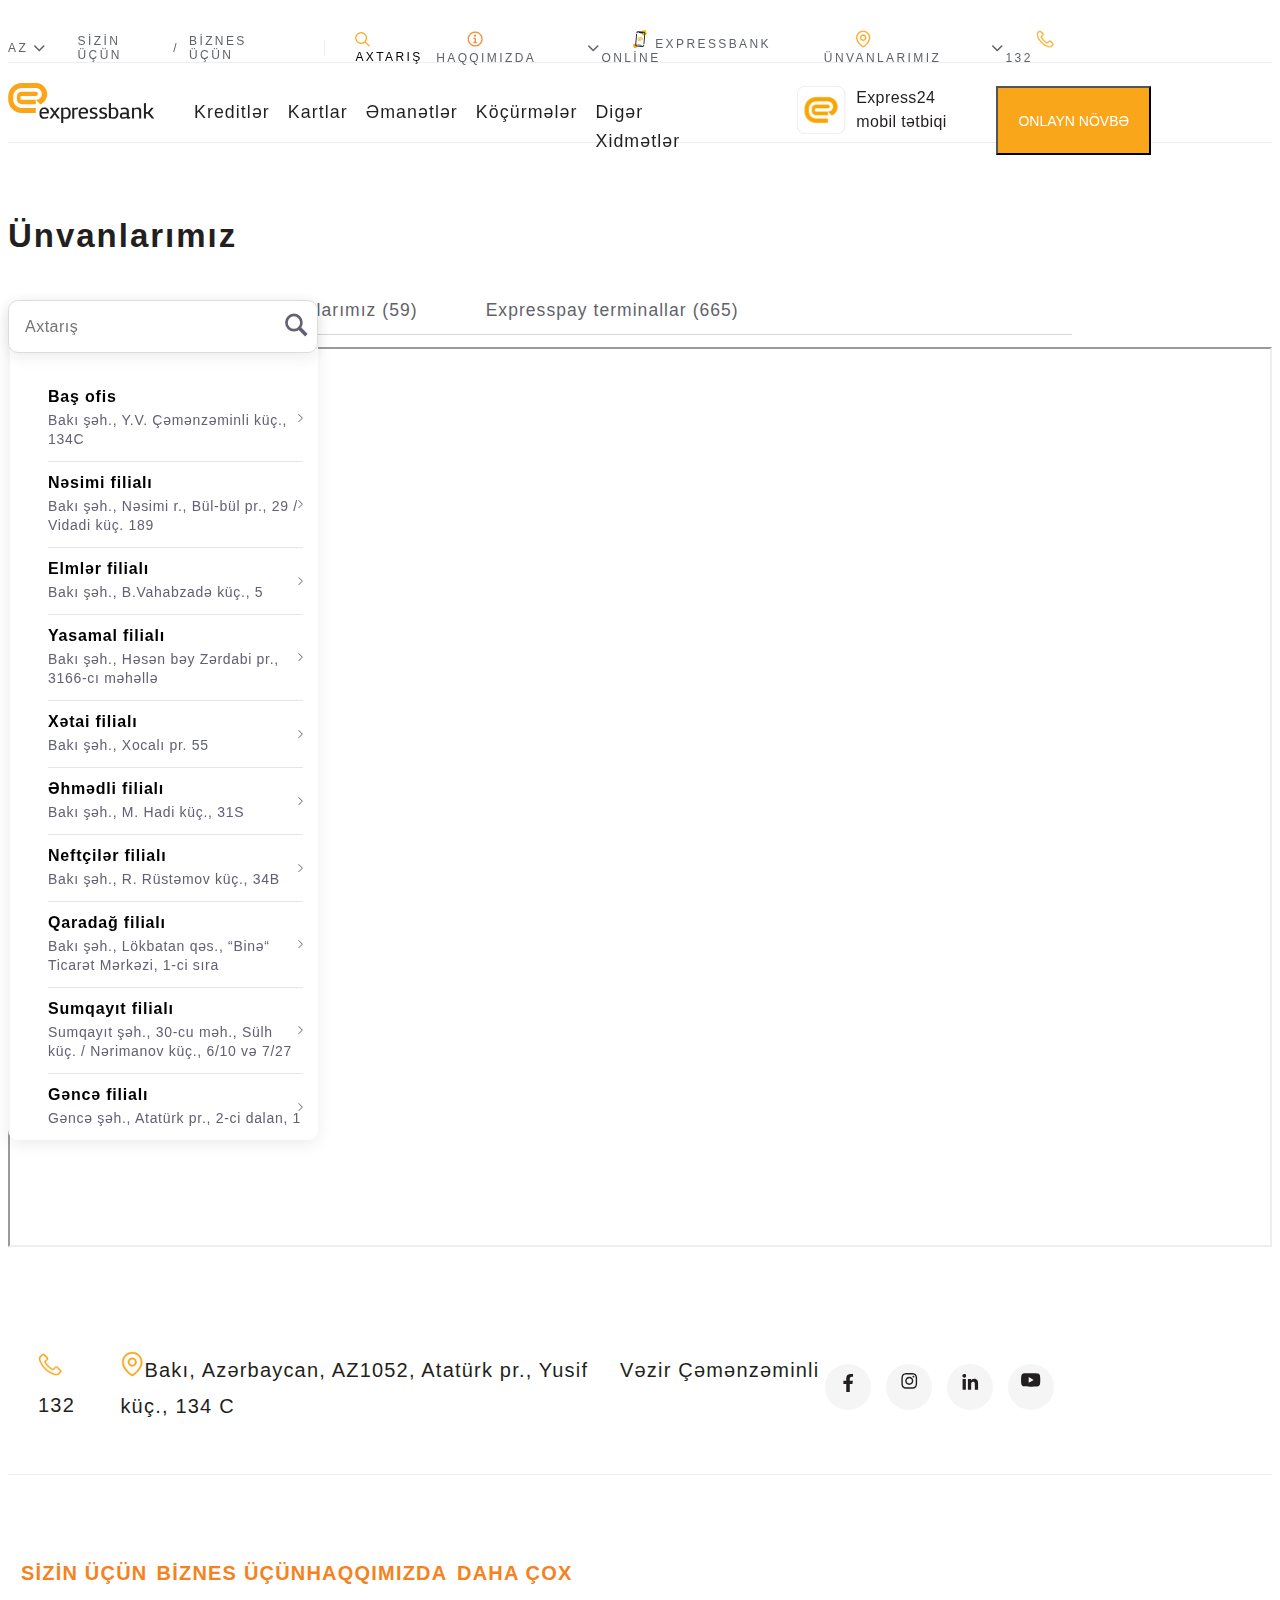
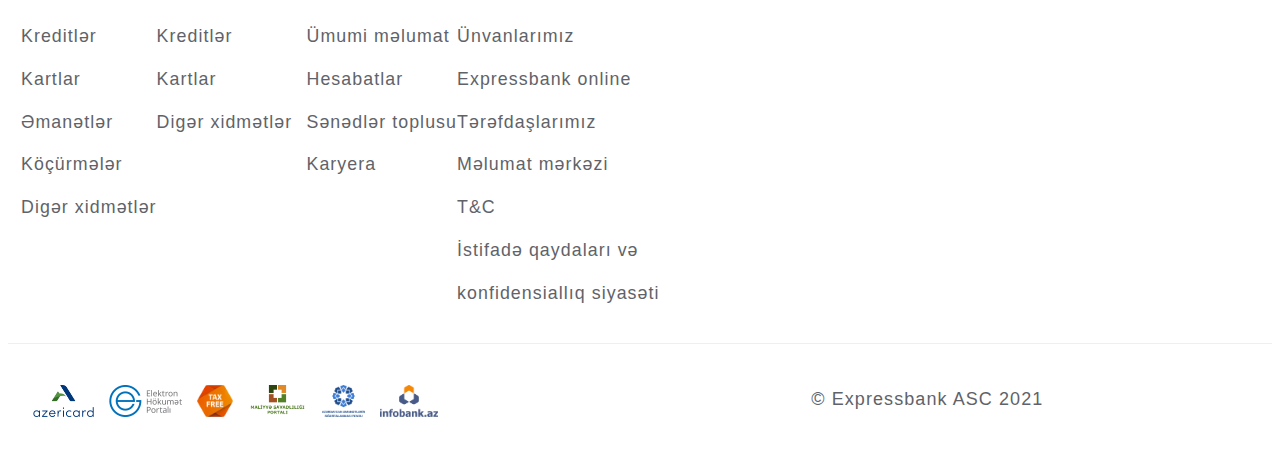
<file: ouraddresses.html>
<!DOCTYPE html>
<html lang="en">
<head>
    <meta charset="UTF-8">
    <meta http-equiv="X-UA-Compatible" content="IE=edge">
    <meta name="viewport" content="width=device-width, initial-scale=1.0">

    <link href="https://cdn.jsdelivr.net/npm/bootstrap@5.3.0-alpha1/dist/css/bootstrap.min.css" rel="stylesheet" integrity="sha384-GLhlTQ8iRABdZLl6O3oVMWSktQOp6b7In1Zl3/Jr59b6EGGoI1aFkw7cmDA6j6gD" crossorigin="anonymous">

    <script src="https://ajax.googleapis.com/ajax/libs/jquery/3.6.4/jquery.min.js"></script>

    <link
      rel="stylesheet"
      href="https://cdnjs.cloudflare.com/ajax/libs/font-awesome/6.3.0/css/all.min.css"
    />

    <link rel="stylesheet" href="./css/ouraddresses.css">

    <title>Expressbank</title>
</head>
<body>
    
<!-- ******************* NAVBAR SECTION ********************** -->

<nav>
    <!-- ******************* FIRST_NAVBAR SECTION ********************** -->
    <section class="first_navbar">
        
        <div class="container">
                    <ul>
                        <ul>
                            <li>AZ</li>
                            <li>
                                <i class="fa-solid fa-chevron-down"></i>
                            </li>
                            <li>SİZİN ÜÇÜN</li> 
                            <li>/</li>  
                            <li>BİZNES ÜÇÜN</li>
                            <li>
                                <div style="border-right: 1px solid #EDEDED"> &nbsp;                                  
                                </div>
                            </li>
                            <li>
                                <img src="./assets/search.svg" alt="">
                                AXTARIŞ</li>
                        </ul>

                        <ul>
                            <li>
                                <img src="./assets/about.png" alt="">
                                HAQQIMIZDA
                            </li>
                            <li>
                                <i class="fa-solid fa-chevron-down"></i>
                            </li>
                            <li>
                                <img src="./assets/phone.svg" alt="">
                                EXPRESSBANK ONLİNE</li>
                            <li>
                                <img src="./assets/marker.svg" alt="">
                                ÜNVANLARIMIZ</li>
                            <li>
                                <i class="fa-solid fa-chevron-down"></i>
                            </li>
                            <li>
                                <img src="./assets/call.png" alt="">
                                132
                            </li>
                        </ul>
                    </ul>    
        </div>

    </section>

    <!-- ******************* SECOND_NAVBAR SECTION ********************** -->
    <section class="second_navbar">

        <div class="container">
                    <ul>
                        <ul>
                        <li>
                            <a href="./index.html">
                                <img src="./assets/logo.svg" alt="">
                            </a>
                        </li>
                        <li>
                        <a href="./credits.html">Kreditlər</a>
                        </li>
                        <li>
                        <a href="./cards.html">Kartlar</a>
                        </li>
                        <li>
                        <a href="./deposits.html">Əmanətlər</a>                       
                        </li>
                        <li>
                        <a href="./transfers.html">Köçürmələr</a>
                        </li>
                        <li class="active">
                        <a href="./otherservices.html">Digər Xidmətlər</a>
                        </li>
                        </ul>
                        <ul>
                        <li>
                            <a href="">
                                <img src="./assets/logo_qr.svg" alt="">
                            </a>
                            <div>Express24 <span>mobil tətbiqi</span></div>
                            <button type="button" class="btn btn-warning">ONLAYN  NÖVBƏ</button>
                        </li>
                        </ul>
                    </ul>
        </div>

    </section>
</nav>

<!-- ******************* OUR ADDRESSES SECTION **************** -->

<section class="our_addresses" id="newcrd">
    <div class="custom_container" >        
        <div class="main">
            <div class="container first_container">
             <h3 class="title">Ünvanlarımız</h3>
              <ul class="tabs">
               <li data-tab-target="#branches" class="tab active addresses_tab">Filiallarımız (15)</li>
               <li data-tab-target="#ATMs" class="tab addresses_tab">Bankomatlarımız (59)</li>
               <li data-tab-target="#terminals" class="tab addresses_tab">Expresspay terminallar (665)</li>
              </ul>
            </div>
            <iframe src="https://www.google.com/maps/embed?pb=!1m16!1m12!1m3!1d1556527.4146834095!2d49.88375255162296!3d40.3624709136879!2m3!1f0!2f0!3f0!3m2!1i1024!2i768!4f13.1!2m1!1sexpressbank!5e0!3m2!1sen!2sus!4v1685027184656!5m2!1sen!2sus"  allowfullscreen="" loading="lazy" referrerpolicy="no-referrer-when-downgrade"></iframe>
            <div class="container sec_container">
                <div class="tab-content">
                    
                <div id="branches" class="active tab_content">                     
                    
                    <div class="col" style="position: relative;">
                        <div class="map_search_input">
                            <div class="list_container">
                                <div class="list_area">
                                    <ul data-v-6c8dd042="" class="hidden_large map_addr_list">
                                        <li data-v-6c8dd042="">
                                            <div data-v-6c8dd042="" class="title_addr">Baş ofis</div>
                                            <div data-v-6c8dd042="" class="text_addr">Bakı şəh., Y.V. Çəmənzəminli küç., 134C</div>
                                        </li>
                                        <li data-v-6c8dd042="">
                                            <div data-v-6c8dd042="" class="title_addr">Nәsimi filialı</div>
                                            <div data-v-6c8dd042="" class="text_addr">Bakı şəh., Nəsimi r., Bül-bül pr., 29 / Vidadi küç. 189</div>
                                        </li>
                                        <li data-v-6c8dd042="">
                                            <div data-v-6c8dd042="" class="title_addr">Elmlər filialı</div>
                                            <div data-v-6c8dd042="" class="text_addr">Bakı şəh., B.Vahabzadə küç., 5</div>
                                        </li>
                                        <li data-v-6c8dd042="">
                                            <div data-v-6c8dd042="" class="title_addr">Yasamal filialı</div>
                                            <div data-v-6c8dd042="" class="text_addr">Bakı şəh., Həsən bəy Zərdabi pr., 3166-cı məhəllə</div>
                                        </li>
                                        <li data-v-6c8dd042="">
                                            <div data-v-6c8dd042="" class="title_addr">Xətai filialı
                                            </div>
                                            <div data-v-6c8dd042="" class="text_addr">Bakı şəh., Xocalı pr. 55</div>
                                        </li>
                                        <li data-v-6c8dd042="">
                                            <div data-v-6c8dd042="" class="title_addr">Əhmədli filialı
                                            </div>
                                            <div data-v-6c8dd042="" class="text_addr">Bakı şəh., M. Hadi küç., 31S
                                            </div>
                                        </li>
                                        <li data-v-6c8dd042="">
                                            <div data-v-6c8dd042="" class="title_addr">Neftçilәr filialı
                                            </div>
                                            <div data-v-6c8dd042="" class="text_addr">Bakı şəh., R. Rüstәmov küç., 34B
                                            </div>
                                        </li>
                                        <li data-v-6c8dd042="">
                                            <div data-v-6c8dd042="" class="title_addr">Qaradağ filialı
                                            </div>
                                            <div data-v-6c8dd042="" class="text_addr">Bakı şəh., Lökbatan qəs., “Binə“ Ticarət Mərkəzi, 1-ci sıra</div>
                                        </li>
                                        <li data-v-6c8dd042="">
                                            <div data-v-6c8dd042="" class="title_addr">Sumqayıt filialı</div>
                                            <div data-v-6c8dd042="" class="text_addr">Sumqayıt şəh., 30-cu mәh.,
                                            Sülh küç. / Nərimanov küç., 6/10 və 7/27</div>
                                        </li>
                                        <li data-v-6c8dd042="">
                                            <div data-v-6c8dd042="" class="title_addr">Gəncə filialı
                                            </div>
                                            <div data-v-6c8dd042="" class="text_addr">Gəncə şəh., Atatürk pr., 2-ci dalan, 1
                                            </div>
                                        </li>
                                        <li data-v-6c8dd042="">
                                            <div data-v-6c8dd042="" class="title_addr">Mingәçevir filialı
                                            </div>
                                            <div data-v-6c8dd042="" class="text_addr">Mingəçevir şəh., H. Əliyev pr.,47/2
                                            </div>
                                        </li>
                                        <li data-v-6c8dd042="">
                                            <div data-v-6c8dd042="" class="title_addr">Bərdə filialı
                                            </div>
                                            <div data-v-6c8dd042="" class="text_addr">Bərdə şəh., H.Əliyev pr., 88 A
                                            </div>
                                        </li>
                                        <li data-v-6c8dd042="">
                                            <div data-v-6c8dd042="" class="title_addr">Şirvan filialı
                                            </div>
                                            <div data-v-6c8dd042="" class="text_addr">Şirvan şəh., H. Əliyev pr., 58
                                            </div>
                                        </li>
                                        <li data-v-6c8dd042="">
                                            <div data-v-6c8dd042="" class="title_addr">Qusar filialı
                                            </div>
                                            <div data-v-6c8dd042="" class="text_addr">Qusar şəh., A. Xamәtov küç., Avtovağzal
                                            </div>
                                        </li>
                                        <li data-v-6c8dd042="">
                                            <div data-v-6c8dd042="" class="title_addr">Xaçmaz filialı
                                            </div>
                                            <div data-v-6c8dd042="" class="text_addr">Xaçmaz şəh., H.Əliyev küç., 2A
                                            </div>
                                        </li>
                                    </ul>  
                                </div>
                            </div>
                            <input data-v-6c8dd042="" type="text" placeholder="Axtarış" class="">
                            <img src="./assets/search_in_map.svg" alt="" class="search_icon">
                        </div> 
                    </div>
                    
                </div>
                                
                <div id="ATMs" class="tab_content">
                    <div class="col" style="position: relative;">
                        <div class="map_search_input">
                            <div class="list_container">
                                <div class="list_area">
                                    <ul data-v-6c8dd042="" class="hidden_large map_addr_list">
                                        <li data-v-6c8dd042="">
                                            <div data-v-6c8dd042="" class="title_addr">Baş ofis</div>
                                            <div data-v-6c8dd042="" class="text_addr">Bakı şəh., Y.V. Çəmənzəminli küç., 134C</div>
                                        </li>
                                        <li data-v-6c8dd042="">
                                            <div data-v-6c8dd042="" class="title_addr">Nәsimi filialı</div>
                                            <div data-v-6c8dd042="" class="text_addr">Bakı şəh., Nəsimi r., Bül-bül pr., 29 / Vidadi küç. 189</div>
                                        </li>
                                        <li data-v-6c8dd042="">
                                            <div data-v-6c8dd042="" class="title_addr">Elmlər filialı</div>
                                            <div data-v-6c8dd042="" class="text_addr">Bakı şəh., B.Vahabzadə küç., 5</div>
                                        </li>
                                        <li data-v-6c8dd042="">
                                            <div data-v-6c8dd042="" class="title_addr">Yasamal filialı</div>
                                            <div data-v-6c8dd042="" class="text_addr">Bakı şəh., Həsən bəy Zərdabi pr., 3166-cı məhəllə</div>
                                        </li>
                                        <li data-v-6c8dd042="">
                                            <div data-v-6c8dd042="" class="title_addr">Xətai filialı
                                            </div>
                                            <div data-v-6c8dd042="" class="text_addr">Bakı şəh., Xocalı pr. 55</div>
                                        </li>
                                        <li data-v-6c8dd042="">
                                            <div data-v-6c8dd042="" class="title_addr">Əhmədli filialı
                                            </div>
                                            <div data-v-6c8dd042="" class="text_addr">Bakı şəh., M. Hadi küç., 31S
                                            </div>
                                        </li>
                                        <li data-v-6c8dd042="">
                                            <div data-v-6c8dd042="" class="title_addr">Neftçilәr filialı
                                            </div>
                                            <div data-v-6c8dd042="" class="text_addr">Bakı şəh., R. Rüstәmov küç., 34B
                                            </div>
                                        </li>
                                        <li data-v-6c8dd042="">
                                            <div data-v-6c8dd042="" class="title_addr">Qaradağ filialı
                                            </div>
                                            <div data-v-6c8dd042="" class="text_addr">Bakı şəh., Lökbatan qəs., “Binə“ Ticarət Mərkəzi, 1-ci sıra</div>
                                        </li>
                                        <li data-v-6c8dd042="">
                                            <div data-v-6c8dd042="" class="title_addr">Sumqayıt filialı</div>
                                            <div data-v-6c8dd042="" class="text_addr">Sumqayıt şəh., 30-cu mәh.,
                                            Sülh küç. / Nərimanov küç., 6/10 və 7/27</div>
                                        </li>
                                        <li data-v-6c8dd042="">
                                            <div data-v-6c8dd042="" class="title_addr">Gəncə filialı
                                            </div>
                                            <div data-v-6c8dd042="" class="text_addr">Gəncə şəh., Atatürk pr., 2-ci dalan, 1
                                            </div>
                                        </li>
                                        <li data-v-6c8dd042="">
                                            <div data-v-6c8dd042="" class="title_addr">Mingәçevir filialı
                                            </div>
                                            <div data-v-6c8dd042="" class="text_addr">Mingəçevir şəh., H. Əliyev pr.,47/2
                                            </div>
                                        </li>
                                        <li data-v-6c8dd042="">
                                            <div data-v-6c8dd042="" class="title_addr">Bərdə filialı
                                            </div>
                                            <div data-v-6c8dd042="" class="text_addr">Bərdə şəh., H.Əliyev pr., 88 A
                                            </div>
                                        </li>
                                        <li data-v-6c8dd042="">
                                            <div data-v-6c8dd042="" class="title_addr">Şirvan filialı
                                            </div>
                                            <div data-v-6c8dd042="" class="text_addr">Şirvan şəh., H. Əliyev pr., 58
                                            </div>
                                        </li>
                                        <li data-v-6c8dd042="">
                                            <div data-v-6c8dd042="" class="title_addr">Qusar filialı
                                            </div>
                                            <div data-v-6c8dd042="" class="text_addr">Qusar şəh., A. Xamәtov küç., Avtovağzal
                                            </div>
                                        </li>
                                        <li data-v-6c8dd042="">
                                            <div data-v-6c8dd042="" class="title_addr">Xaçmaz filialı
                                            </div>
                                            <div data-v-6c8dd042="" class="text_addr">Xaçmaz şəh., H.Əliyev küç., 2A
                                            </div>
                                        </li>
                                    </ul>  
                                </div>
                            </div>
                            <input data-v-6c8dd042="" type="text" placeholder="Axtarış" class="">
                            <img src="./assets/search_in_map.svg" alt="" class="search_icon">
                        </div> 
                    </div>
                </div>

                <div id="terminals" class="tab_content">
                    <div class="col" style="position: relative;">
                        <div class="map_search_input">
                            <div class="list_container">
                                <div class="list_area">
                                    <ul data-v-6c8dd042="" class="hidden_large map_addr_list">
                                        <li data-v-6c8dd042="">
                                            <div data-v-6c8dd042="" class="title_addr">Baş ofis</div>
                                            <div data-v-6c8dd042="" class="text_addr">Bakı şəh., Y.V. Çəmənzəminli küç., 134C</div>
                                        </li>
                                        <li data-v-6c8dd042="">
                                            <div data-v-6c8dd042="" class="title_addr">Nәsimi filialı</div>
                                            <div data-v-6c8dd042="" class="text_addr">Bakı şəh., Nəsimi r., Bül-bül pr., 29 / Vidadi küç. 189</div>
                                        </li>
                                        <li data-v-6c8dd042="">
                                            <div data-v-6c8dd042="" class="title_addr">Elmlər filialı</div>
                                            <div data-v-6c8dd042="" class="text_addr">Bakı şəh., B.Vahabzadə küç., 5</div>
                                        </li>
                                        <li data-v-6c8dd042="">
                                            <div data-v-6c8dd042="" class="title_addr">Yasamal filialı</div>
                                            <div data-v-6c8dd042="" class="text_addr">Bakı şəh., Həsən bəy Zərdabi pr., 3166-cı məhəllə</div>
                                        </li>
                                        <li data-v-6c8dd042="">
                                            <div data-v-6c8dd042="" class="title_addr">Xətai filialı
                                            </div>
                                            <div data-v-6c8dd042="" class="text_addr">Bakı şəh., Xocalı pr. 55</div>
                                        </li>
                                        <li data-v-6c8dd042="">
                                            <div data-v-6c8dd042="" class="title_addr">Əhmədli filialı
                                            </div>
                                            <div data-v-6c8dd042="" class="text_addr">Bakı şəh., M. Hadi küç., 31S
                                            </div>
                                        </li>
                                        <li data-v-6c8dd042="">
                                            <div data-v-6c8dd042="" class="title_addr">Neftçilәr filialı
                                            </div>
                                            <div data-v-6c8dd042="" class="text_addr">Bakı şəh., R. Rüstәmov küç., 34B
                                            </div>
                                        </li>
                                        <li data-v-6c8dd042="">
                                            <div data-v-6c8dd042="" class="title_addr">Qaradağ filialı
                                            </div>
                                            <div data-v-6c8dd042="" class="text_addr">Bakı şəh., Lökbatan qəs., “Binə“ Ticarət Mərkəzi, 1-ci sıra</div>
                                        </li>
                                        <li data-v-6c8dd042="">
                                            <div data-v-6c8dd042="" class="title_addr">Sumqayıt filialı</div>
                                            <div data-v-6c8dd042="" class="text_addr">Sumqayıt şəh., 30-cu mәh.,
                                            Sülh küç. / Nərimanov küç., 6/10 və 7/27</div>
                                        </li>
                                        <li data-v-6c8dd042="">
                                            <div data-v-6c8dd042="" class="title_addr">Gəncə filialı
                                            </div>
                                            <div data-v-6c8dd042="" class="text_addr">Gəncə şəh., Atatürk pr., 2-ci dalan, 1
                                            </div>
                                        </li>
                                        <li data-v-6c8dd042="">
                                            <div data-v-6c8dd042="" class="title_addr">Mingәçevir filialı
                                            </div>
                                            <div data-v-6c8dd042="" class="text_addr">Mingəçevir şəh., H. Əliyev pr.,47/2
                                            </div>
                                        </li>
                                        <li data-v-6c8dd042="">
                                            <div data-v-6c8dd042="" class="title_addr">Bərdə filialı
                                            </div>
                                            <div data-v-6c8dd042="" class="text_addr">Bərdə şəh., H.Əliyev pr., 88 A
                                            </div>
                                        </li>
                                        <li data-v-6c8dd042="">
                                            <div data-v-6c8dd042="" class="title_addr">Şirvan filialı
                                            </div>
                                            <div data-v-6c8dd042="" class="text_addr">Şirvan şəh., H. Əliyev pr., 58
                                            </div>
                                        </li>
                                        <li data-v-6c8dd042="">
                                            <div data-v-6c8dd042="" class="title_addr">Qusar filialı
                                            </div>
                                            <div data-v-6c8dd042="" class="text_addr">Qusar şəh., A. Xamәtov küç., Avtovağzal
                                            </div>
                                        </li>
                                        <li data-v-6c8dd042="">
                                            <div data-v-6c8dd042="" class="title_addr">Xaçmaz filialı
                                            </div>
                                            <div data-v-6c8dd042="" class="text_addr">Xaçmaz şəh., H.Əliyev küç., 2A
                                            </div>
                                        </li>
                                    </ul>  
                                </div>
                            </div>
                            <input data-v-6c8dd042="" type="text" placeholder="Axtarış" class="">
                            <img src="./assets/search_in_map.svg" alt="" class="search_icon">
                        </div> 
                    </div>
                </div>      
                </div>
            </div>
        </div>  
         
    </div>    
</section>

 <!-- ******************** FOOTER SECTION **************************-->

 <section class="footer_top">
    <div class="container">
       <div class="row">
        <div class="footer_sosial">
         <div class="col-3 phone">
            <img src="./assets/call.png" alt="phone">132 
         </div>
         <div class="col-5 adress">
            <img src="./assets/marker.svg" alt="marker">Bakı, Azərbaycan, AZ1052, Atatürk pr., Yusif <span>Vəzir Çəmənzəminli küç., 134 C</span> 
         </div>
         <div class="col-4 sosial">
             <a href="https://www.facebook.com/Expressbank">
               <img src="./assets/facebook.svg" alt="Facebook">
             </a>
             <a href="https://www.instagram.com/expressbank/">
               <img src="./assets/instagram.svg" alt="instagram">
             </a>
             <a href="https://www.linkedin.com/company/expressbankasc">
               <img src="./assets/linkedin.svg" alt="linkedin">
             </a>
             <a href="https://www.youtube.com/expressbankasc">
               <img src="./assets/youtube.svg" alt="youtube">
             </a>
         </div>
        </div>
       </div>
    </div>
 </section>
 <section class="footer_middle">
   <div class="container">
      <div class="row">       
        <div class="footer_menu">
         <div class="col-3 for_you">
           <h4>SİZİN ÜÇÜN</h4>
           <ul>
             <li><a href="./credits.html">Kreditlər</a></li>
             <li><a href="./cards.html">Kartlar</a></li>
             <li><a href="./deposits.html">Əmanətlər</a></li>
             <li><a href="./transfers.html">Köçürmələr</a></li>
             <li><a href="./otherservices.html">Digər xidmətlər</a></li>
           </ul>
         </div>
         <div class="col-3 for_business">
           <h4>BİZNES ÜÇÜN</h4>
           <ul>
             <li><a href="./credits.html">Kreditlər</a></li>
             <li><a href="./cards.html">Kartlar</a></li>
             <li><a href="./otherservices.html">Digər xidmətlər</a></li>
           </ul>
         </div>
         <div class="col-3 about_us">
           <h4>HAQQIMIZDA</h4>
           <ul>
             <li><a href="./commoninfo.html">Ümumi məlumat</a></li>
             <li><a href="./reports.html">Hesabatlar</a></li>
             <li><a href="./documents.html">Sənədlər toplusu</a></li>
             <li><a href="./career.html">Karyera</a></li>
           </ul>
         </div>
         <div class="col-3 more">
           <h4>DAHA ÇOX</h4>
           <ul>
             <li><a href="./ouraddresses.html">Ünvanlarımız</a></li>
             <li><a href="">Expressbank online</a></li>
             <li><a href="">Tərəfdaşlarımız</a></li>
             <li><a href="">Məlumat mərkəzi</a></li>
             <li><a href="">T&C</a></li>
             <li><a href="">İstifadə qaydaları və <br> konfidensiallıq siyasəti</a></li>
           </ul>
         </div>
        </div>
       </div>
     </div>
  </section> 
  <section class="footer_bottom">
   <div class="container">
      <div class="row"> 
        <div class="footer_copyright">
          <div class="finances">
            <a href="https://www.azericard.com/">
            <img src="./assets/expressbank_social.png" alt="Azericard">
            </a>
            <a href="https://www.e-gov.az/">
            <img src="./assets/expressbank_social1.png" alt="Elektron Hokumet Portali">
            </a>
            <a href="https://taxfree4u.eu/ru/">
            <img src="./assets/expressbank_social2.png" alt="Tax">
            </a>
            <a href="https://bizimpullar.az/">
            <img src="./assets/expressbank_social_3.png" alt="Maliyye Savadliliqi Portali">
            </a>
            <a href="https://www.adif.az/">
            <img src="./assets/expressbank_social4.png" alt="Azerbaycan Emanetlerinin sigortalanmasi fondu">
            </a>
            <a href="https://infobank.az/">
            <img src="./assets/expressbank_social5.png" alt="Infobank.az">
            </a>
          </div>
          <div class="copyright">
           © Expressbank ASC 2021
          </div>
        </div>
       </div>
    </div>
 </section>  

    <script src="./jQuery.js"></script>
    <script src="./js/ouraddresses.js"></script>
</body>
</html>
</file>
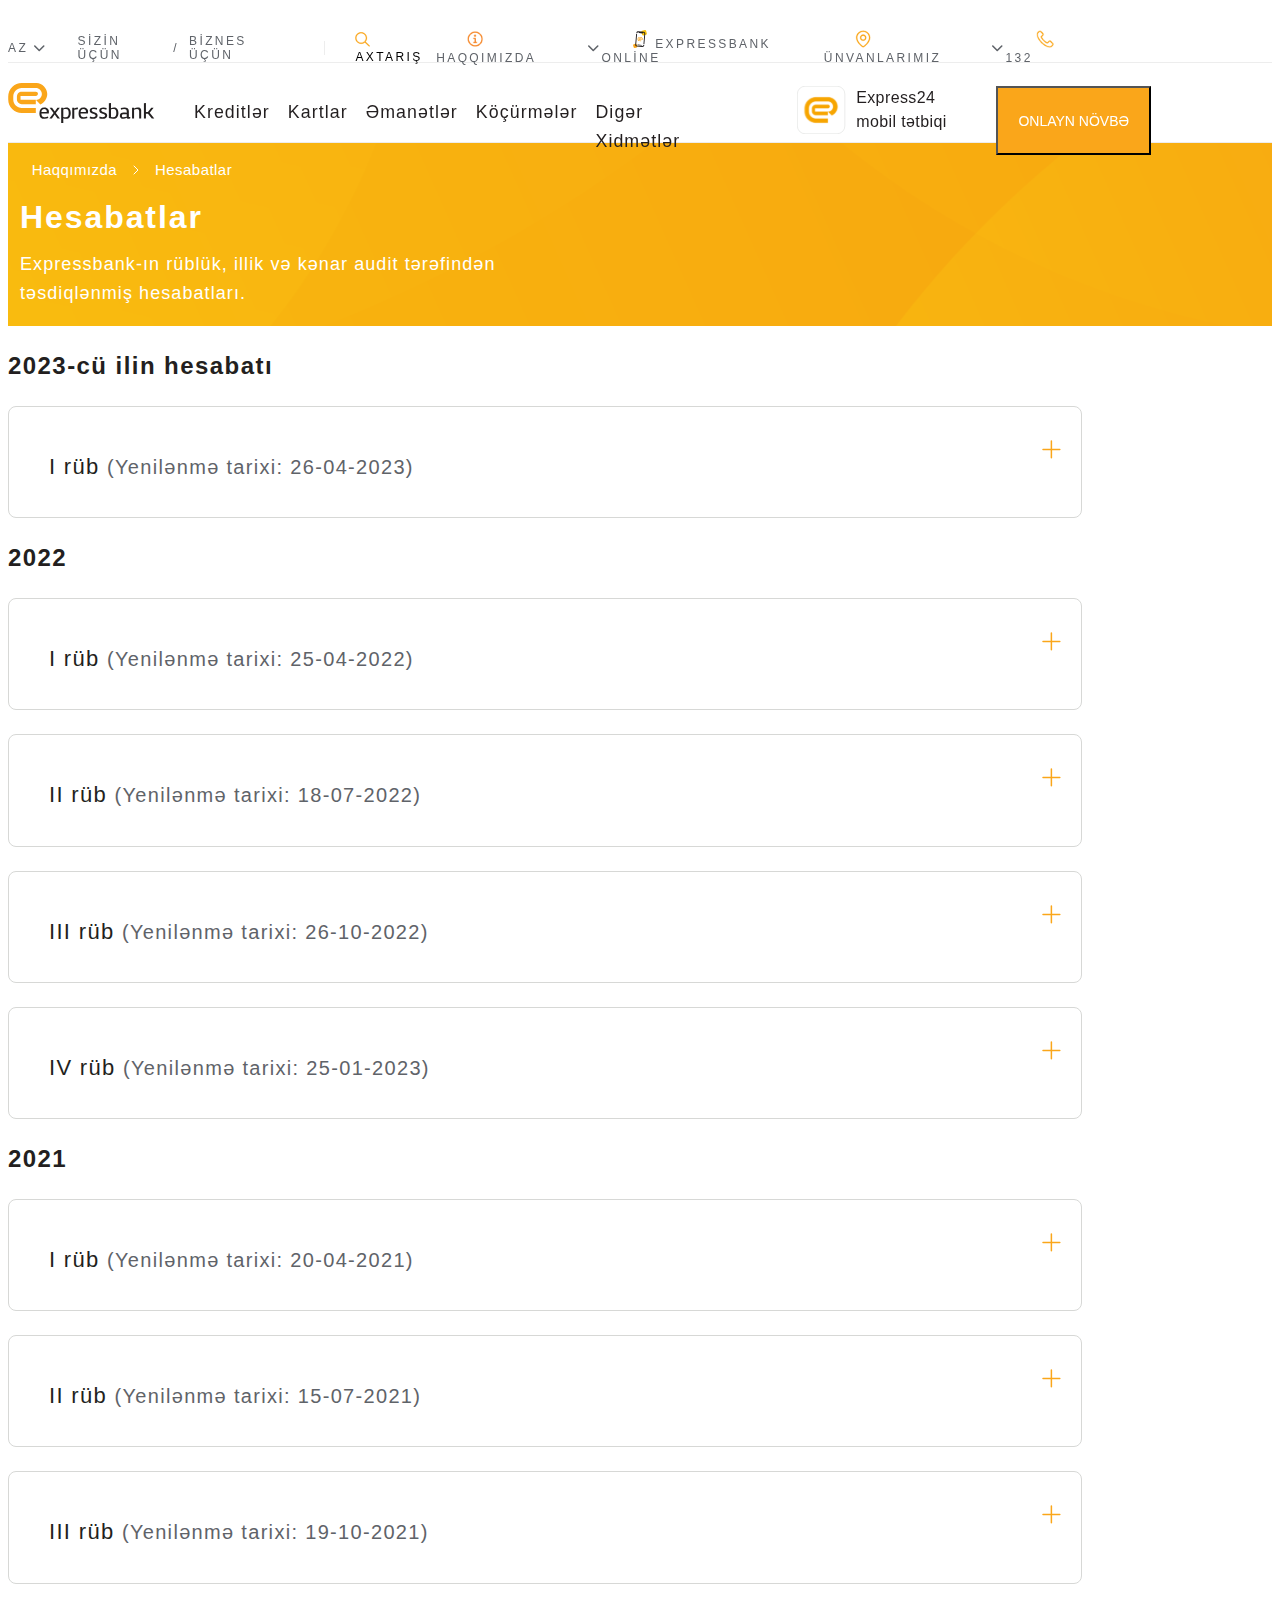
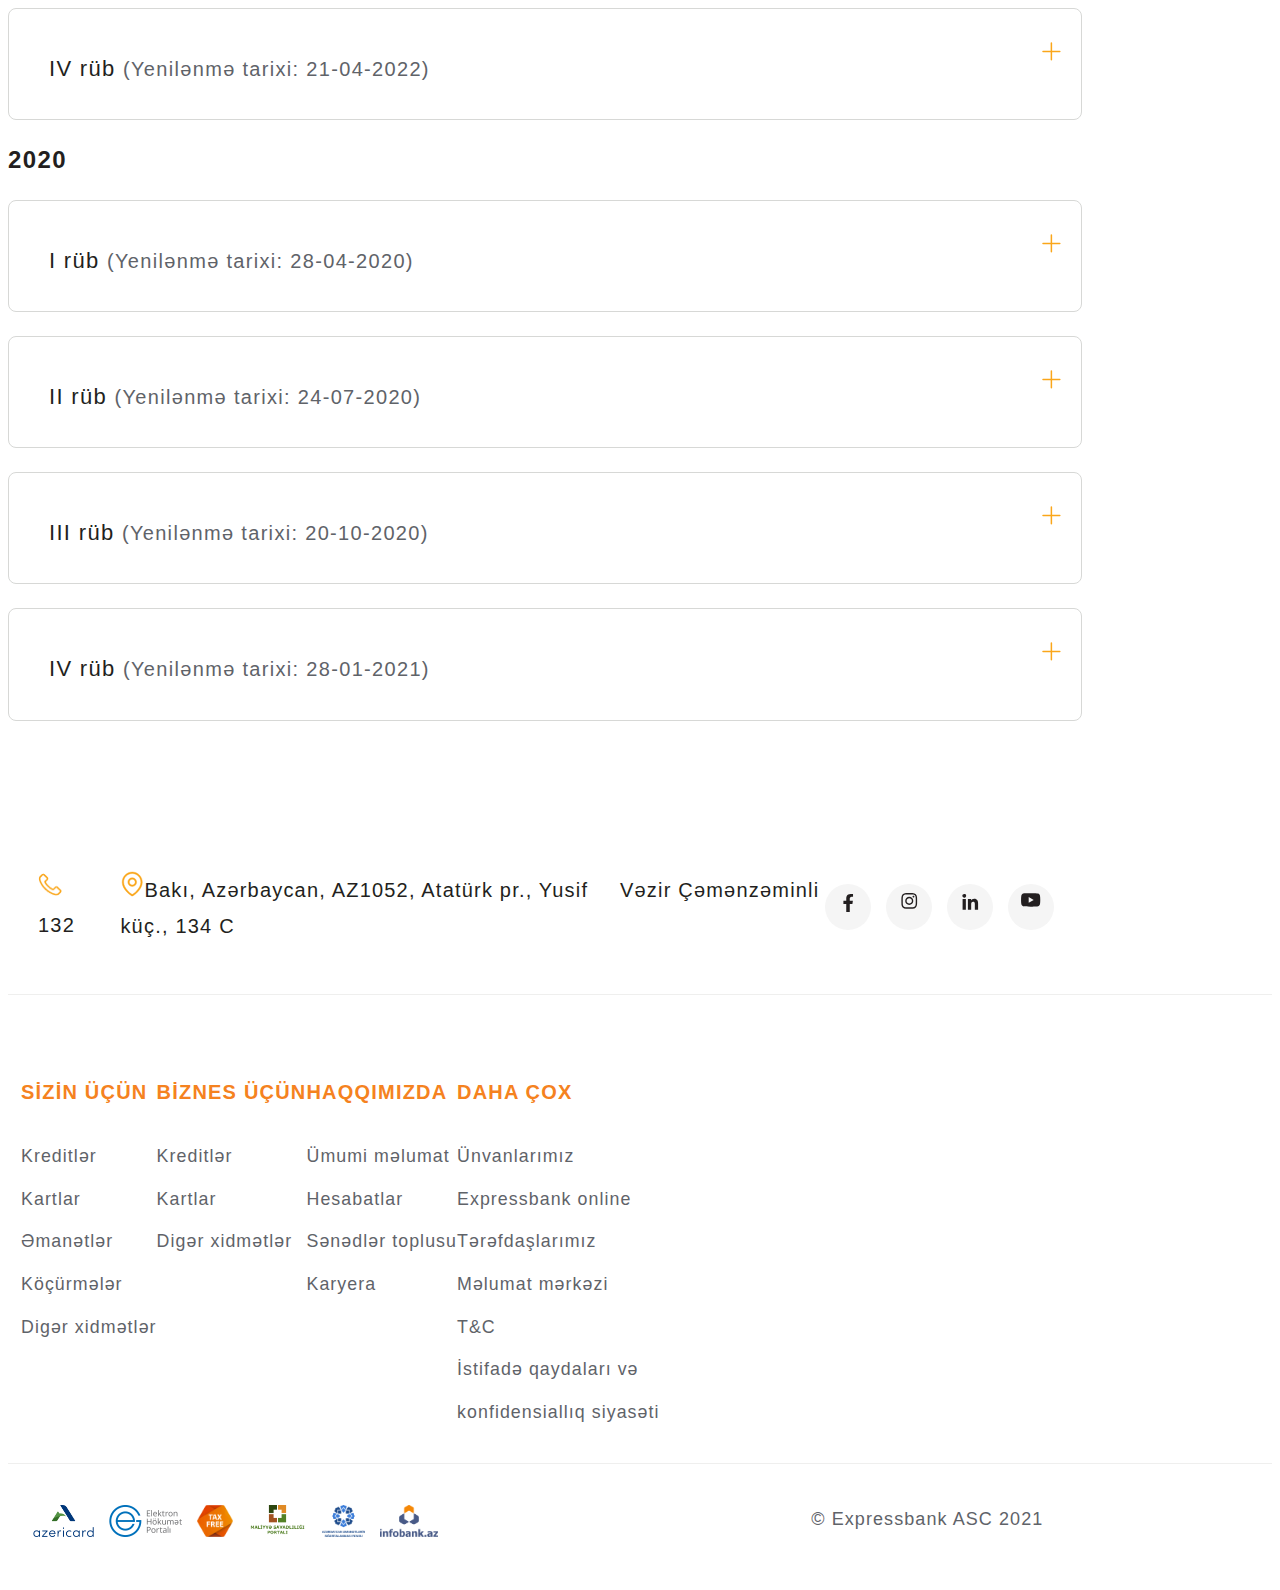
<file: reports.html>
<!DOCTYPE html>
<html lang="en">
<head>
    <meta charset="UTF-8">
    <meta http-equiv="X-UA-Compatible" content="IE=edge">
    <meta name="viewport" content="width=device-width, initial-scale=1.0">

    <link href="https://cdn.jsdelivr.net/npm/bootstrap@5.3.0-alpha1/dist/css/bootstrap.min.css" rel="stylesheet" integrity="sha384-GLhlTQ8iRABdZLl6O3oVMWSktQOp6b7In1Zl3/Jr59b6EGGoI1aFkw7cmDA6j6gD" crossorigin="anonymous">

    <script src="https://ajax.googleapis.com/ajax/libs/jquery/3.6.4/jquery.min.js"></script>

    <link
      rel="stylesheet"
      href="https://cdnjs.cloudflare.com/ajax/libs/font-awesome/6.3.0/css/all.min.css"
    />

    <link rel="stylesheet" href="./css/reports.css">

    <title>Expressbank</title>
</head>
<body>

<!-- ******************* NAVBAR SECTION ********************** -->

<nav>
    <!-- ******************* FIRST_NAVBAR SECTION ********************** -->
    <section class="first_navbar">
        
        <div class="container">
                    <ul>
                        <ul>
                            <li>AZ</li>
                            <li>
                                <i class="fa-solid fa-chevron-down"></i>
                            </li>
                            <li>SİZİN ÜÇÜN</li> 
                            <li>/</li>  
                            <li>BİZNES ÜÇÜN</li>
                            <li>
                                <div style="border-right: 1px solid #EDEDED"> &nbsp;                                  
                                </div>
                            </li>
                            <li>
                                <img src="./assets/search.svg" alt="">
                                AXTARIŞ</li>
                        </ul>

                        <ul>
                            <li>
                                <img src="./assets/about.png" alt="">
                                HAQQIMIZDA
                            </li>
                            <li>
                                <i class="fa-solid fa-chevron-down"></i>
                            </li>
                            <li>
                                <img src="./assets/phone.svg" alt="">
                                EXPRESSBANK ONLİNE</li>
                            <li>
                                <img src="./assets/marker.svg" alt="">
                                ÜNVANLARIMIZ</li>
                            <li>
                                <i class="fa-solid fa-chevron-down"></i>
                            </li>
                            <li>
                                <img src="./assets/call.png" alt="">
                                132
                            </li>
                        </ul>
                    </ul>    
        </div>

    </section>

    <!-- ******************* SECOND_NAVBAR SECTION ********************** -->
    <section class="second_navbar">

        <div class="container">
                    <ul>
                        <ul>
                        <li>
                            <a href="./index.html">
                                <img src="./assets/logo.svg" alt="">
                            </a>
                        </li>
                        <li>
                        <a href="./credits.html">Kreditlər</a>
                        </li>
                        <li>
                        <a href="./cards.html">Kartlar</a>
                        </li>
                        <li>
                        <a href="./deposits.html">Əmanətlər</a>                       
                        </li>
                        <li>
                        <a href="./transfers.html">Köçürmələr</a>
                        </li>
                        <li class="active">
                        <a href="./otherservices.html">Digər Xidmətlər</a>
                        </li>
                        </ul>
                        <ul>
                        <li>
                            <a href="">
                                <img src="./assets/logo_qr.svg" alt="">
                            </a>
                            <div>Express24 <span>mobil tətbiqi</span></div>
                            <button type="button" class="btn btn-warning">ONLAYN  NÖVBƏ</button>
                        </li>
                        </ul>
                    </ul>
        </div>

    </section>
</nav>

<!-- ******************* FULL_WIDTH SECTION ***********************-->

<section class="full_width">
    <div class="container">
       <div class="row">
          <div class="breadcrumb">
             <ul>
               <li>Haqqımızda</li> 
               <li>
                  <img src="./assets/arrow_right_white.svg" alt="">
               </li>
               <li>Hesabatlar</li>
             </ul>
          </div>
          <h3>Hesabatlar</h3>
          <p>Expressbank-ın rüblük, illik və kənar audit tərəfindən təsdiqlənmiş hesabatları.</p>
       </div>
    </div>
</section>

<!-- ******************* REPORTS SECTION ************************ -->

<section class="reports">
   <div class="container">
      <div class="row">
         <div class="card_report">
            <h3 class="report_title">2023-cü ilin hesabatı</h3>
            <ul class="main_report">
               <li>
                  <div> 
                    <p class="update_date">I rüb <span>(Yenilənmə tarixi: 26-04-2023)</span></p>
                    <span class="plus_minus">
                        <img src="./assets/plus_faq.svg" alt="" id="toggle_img">
                    </span>
                  </div>
                  <ul class="show_hidden">
                     <li>
                        <div>
                            <a href="https://adminpanel.expressbank.az//files/expressbank_3_1682498831.pdf">Faiz riski 
                               <span class="hidden">(pdf, 19.2 kb)</span>
                            </a>
                            <span class="tools">
                                <a href="https://adminpanel.expressbank.az//download.php?file=expressbank_3_1682498831.pdf">
                                    <img src="./assets/document.svg" alt="">
                                </a>
                                <a href="https://adminpanel.expressbank.az//files/expressbank_3_1682498831.pdf" target="_blank">
                                    <img src="./assets/show.svg" alt="">
                                </a>
                            </span>
                        </div>
                     </li>
                     <li>
                        <div>
                            <a href="https://adminpanel.expressbank.az//files/expressbank_3_1682498831.pdf">Kapital strukturunda dəyişikliklər haqqında hesabat
                               <span class="hidden">(pdf, 19.2 kb)</span>
                            </a>
                            <span class="tools">
                                <a href="https://adminpanel.expressbank.az//download.php?file=expressbank_3_1682498831.pdf">
                                    <img src="./assets/document.svg" alt="">
                                </a>
                                <a href="https://adminpanel.expressbank.az//files/expressbank_3_1682498831.pdf" target="_blank">
                                    <img src="./assets/show.svg" alt="">
                                </a>
                            </span>
                        </div>
                     </li>
                     <li>
                        <div>
                            <a href="https://adminpanel.expressbank.az//files/expressbank_3_1682498831.pdf">Kredit riski
                               <span class="hidden">(pdf, 19.2 kb)</span>
                            </a>
                            <span class="tools">
                                <a href="https://adminpanel.expressbank.az//download.php?file=expressbank_3_1682498831.pdf">
                                    <img src="./assets/document.svg" alt="">
                                </a>
                                <a href="https://adminpanel.expressbank.az//files/expressbank_3_1682498831.pdf" target="_blank">
                                    <img src="./assets/show.svg" alt="">
                                </a>
                            </span>
                        </div>
                     </li>
                     <li>
                        <div>
                            <a href="https://adminpanel.expressbank.az//files/expressbank_3_1682498831.pdf">Kapital vəsaitləri
                               <span class="hidden">(pdf, 19.2 kb)</span>
                            </a>
                            <span class="tools">
                                <a href="https://adminpanel.expressbank.az//download.php?file=expressbank_3_1682498831.pdf">
                                    <img src="./assets/document.svg" alt="">
                                </a>
                                <a href="https://adminpanel.expressbank.az//files/expressbank_3_1682498831.pdf" target="_blank">
                                    <img src="./assets/show.svg" alt="">
                                </a>
                            </span>
                        </div>
                     </li>
                     <li>
                        <div>
                            <a href="https://adminpanel.expressbank.az//files/expressbank_3_1682498831.pdf">Likvidlik riski 
                               <span class="hidden">(pdf, 19.2 kb)</span>
                            </a>
                            <span class="tools">
                                <a href="https://adminpanel.expressbank.az//download.php?file=expressbank_3_1682498831.pdf">
                                    <img src="./assets/document.svg" alt="">
                                </a>
                                <a href="https://adminpanel.expressbank.az//files/expressbank_3_1682498831.pdf" target="_blank">
                                    <img src="./assets/show.svg" alt="">
                                </a>
                            </span>
                        </div>
                     </li>
                     <li>
                        <div>
                            <a href="https://adminpanel.expressbank.az//files/expressbank_3_1682498831.pdf">Maliyyə vəziyyəti haqqında hesabat
                               <span class="hidden">(pdf, 19.2 kb)</span>
                            </a>
                            <span class="tools">
                                <a href="https://adminpanel.expressbank.az//download.php?file=expressbank_3_1682498831.pdf">
                                    <img src="./assets/document.svg" alt="">
                                </a>
                                <a href="https://adminpanel.expressbank.az//files/expressbank_3_1682498831.pdf" target="_blank">
                                    <img src="./assets/show.svg" alt="">
                                </a>
                            </span>
                        </div>
                     </li>
                     <li>
                        <div>
                            <a href="https://adminpanel.expressbank.az//files/expressbank_3_1682498831.pdf">Mənfəət və zərər haqqında hesabat 
                               <span class="hidden">(pdf, 19.2 kb)</span>
                            </a>
                            <span class="tools">
                                <a href="https://adminpanel.expressbank.az//download.php?file=expressbank_3_1682498831.pdf">
                                    <img src="./assets/document.svg" alt="">
                                </a>
                                <a href="https://adminpanel.expressbank.az//files/expressbank_3_1682498831.pdf" target="_blank">
                                    <img src="./assets/show.svg" alt="">
                                </a>
                            </span>
                        </div>
                     </li>
                     <li>
                        <div>
                            <a href="https://adminpanel.expressbank.az//files/expressbank_3_1682498831.pdf">Pul vəsaitlərinin hərəkəti haqqında hesabat 
                               <span class="hidden">(pdf, 19.2 kb)</span>
                            </a>
                            <span class="tools">
                                <a href="https://adminpanel.expressbank.az//download.php?file=expressbank_3_1682498831.pdf">
                                    <img src="./assets/document.svg" alt="">
                                </a>
                                <a href="https://adminpanel.expressbank.az//files/expressbank_3_1682498831.pdf" target="_blank">
                                    <img src="./assets/show.svg" alt="">
                                </a>
                            </span>
                        </div>
                     </li>
                     <li>
                        <div>
                            <a href="https://adminpanel.expressbank.az//files/expressbank_3_1682498831.pdf">Valyuta riski
                               <span class="hidden">(pdf, 19.2 kb)</span>
                            </a>
                            <span class="tools">
                                <a href="https://adminpanel.expressbank.az//download.php?file=expressbank_3_1682498831.pdf">
                                    <img src="./assets/document.svg" alt="">
                                </a>
                                <a href="https://adminpanel.expressbank.az//files/expressbank_3_1682498831.pdf" target="_blank">
                                    <img src="./assets/show.svg" alt="">
                                </a>
                            </span>
                        </div>
                     </li>
                  </ul>
               </li>
            </ul>
         </div>
         <div class="card_report">
            <h3 class="report_title">2022</h3>
            <ul class="main_report" >
               <li>
                  <div> 
                    <p class="update_date">I rüb <span>(Yenilənmə tarixi: 25-04-2022)</span></p>
                    <span class="plus_minus">
                        <img src="./assets/plus_faq.svg" alt="" id="toggle_img">
                    </span>
                  </div>
                  <ul class="show_hidden">
                     <li>
                        <div>
                            <a href="https://adminpanel.expressbank.az//files/expressbank_3_1682498831.pdf">Faiz riski 
                               <span class="hidden">(pdf, 19.2 kb)</span>
                            </a>
                            <span class="tools">
                                <a href="https://adminpanel.expressbank.az//download.php?file=expressbank_3_1682498831.pdf">
                                    <img src="./assets/document.svg" alt="">
                                </a>
                                <a href="https://adminpanel.expressbank.az//files/expressbank_3_1682498831.pdf" target="_blank">
                                    <img src="./assets/show.svg" alt="">
                                </a>
                            </span>
                        </div>
                     </li>
                     <li>
                        <div>
                            <a href="https://adminpanel.expressbank.az//files/expressbank_3_1682498831.pdf">Kapital strukturunda dəyişikliklər haqqında hesabat
                               <span class="hidden">(pdf, 19.2 kb)</span>
                            </a>
                            <span class="tools">
                                <a href="https://adminpanel.expressbank.az//download.php?file=expressbank_3_1682498831.pdf">
                                    <img src="./assets/document.svg" alt="">
                                </a>
                                <a href="https://adminpanel.expressbank.az//files/expressbank_3_1682498831.pdf" target="_blank">
                                    <img src="./assets/show.svg" alt="">
                                </a>
                            </span>
                        </div>
                     </li>
                     <li>
                        <div>
                            <a href="https://adminpanel.expressbank.az//files/expressbank_3_1682498831.pdf">Kredit riski
                               <span class="hidden">(pdf, 19.2 kb)</span>
                            </a>
                            <span class="tools">
                                <a href="https://adminpanel.expressbank.az//download.php?file=expressbank_3_1682498831.pdf">
                                    <img src="./assets/document.svg" alt="">
                                </a>
                                <a href="https://adminpanel.expressbank.az//files/expressbank_3_1682498831.pdf" target="_blank">
                                    <img src="./assets/show.svg" alt="">
                                </a>
                            </span>
                        </div>
                     </li>
                     <li>
                        <div>
                            <a href="https://adminpanel.expressbank.az//files/expressbank_3_1682498831.pdf">Kapital vəsaitləri
                               <span class="hidden">(pdf, 19.2 kb)</span>
                            </a>
                            <span class="tools">
                                <a href="https://adminpanel.expressbank.az//download.php?file=expressbank_3_1682498831.pdf">
                                    <img src="./assets/document.svg" alt="">
                                </a>
                                <a href="https://adminpanel.expressbank.az//files/expressbank_3_1682498831.pdf" target="_blank">
                                    <img src="./assets/show.svg" alt="">
                                </a>
                            </span>
                        </div>
                     </li>
                     <li>
                        <div>
                            <a href="https://adminpanel.expressbank.az//files/expressbank_3_1682498831.pdf">Likvidlik riski 
                               <span class="hidden">(pdf, 19.2 kb)</span>
                            </a>
                            <span class="tools">
                                <a href="https://adminpanel.expressbank.az//download.php?file=expressbank_3_1682498831.pdf">
                                    <img src="./assets/document.svg" alt="">
                                </a>
                                <a href="https://adminpanel.expressbank.az//files/expressbank_3_1682498831.pdf" target="_blank">
                                    <img src="./assets/show.svg" alt="">
                                </a>
                            </span>
                        </div>
                     </li>
                     <li>
                        <div>
                            <a href="https://adminpanel.expressbank.az//files/expressbank_3_1682498831.pdf">Maliyyə vəziyyəti haqqında hesabat
                               <span class="hidden">(pdf, 19.2 kb)</span>
                            </a>
                            <span class="tools">
                                <a href="https://adminpanel.expressbank.az//download.php?file=expressbank_3_1682498831.pdf">
                                    <img src="./assets/document.svg" alt="">
                                </a>
                                <a href="https://adminpanel.expressbank.az//files/expressbank_3_1682498831.pdf" target="_blank">
                                    <img src="./assets/show.svg" alt="">
                                </a>
                            </span>
                        </div>
                     </li>
                     <li>
                        <div>
                            <a href="https://adminpanel.expressbank.az//files/expressbank_3_1682498831.pdf">Mənfəət və zərər haqqında hesabat 
                               <span class="hidden">(pdf, 19.2 kb)</span>
                            </a>
                            <span class="tools">
                                <a href="https://adminpanel.expressbank.az//download.php?file=expressbank_3_1682498831.pdf">
                                    <img src="./assets/document.svg" alt="">
                                </a>
                                <a href="https://adminpanel.expressbank.az//files/expressbank_3_1682498831.pdf" target="_blank">
                                    <img src="./assets/show.svg" alt="">
                                </a>
                            </span>
                        </div>
                     </li>
                     <li>
                        <div>
                            <a href="https://adminpanel.expressbank.az//files/expressbank_3_1682498831.pdf">Pul vəsaitlərinin hərəkəti haqqında hesabat 
                               <span class="hidden">(pdf, 19.2 kb)</span>
                            </a>
                            <span class="tools">
                                <a href="https://adminpanel.expressbank.az//download.php?file=expressbank_3_1682498831.pdf">
                                    <img src="./assets/document.svg" alt="">
                                </a>
                                <a href="https://adminpanel.expressbank.az//files/expressbank_3_1682498831.pdf" target="_blank">
                                    <img src="./assets/show.svg" alt="">
                                </a>
                            </span>
                        </div>
                     </li>
                     <li>
                        <div>
                            <a href="https://adminpanel.expressbank.az//files/expressbank_3_1682498831.pdf">Valyuta riski
                               <span class="hidden">(pdf, 19.2 kb)</span>
                            </a>
                            <span class="tools">
                                <a href="https://adminpanel.expressbank.az//download.php?file=expressbank_3_1682498831.pdf">
                                    <img src="./assets/document.svg" alt="">
                                </a>
                                <a href="https://adminpanel.expressbank.az//files/expressbank_3_1682498831.pdf" target="_blank">
                                    <img src="./assets/show.svg" alt="">
                                </a>
                            </span>
                        </div>
                     </li>
                  </ul>
               </li>
               <li>
                <div> 
                  <p class="update_date">II rüb <span>(Yenilənmə tarixi: 18-07-2022)</span></p>
                  <span class="plus_minus">
                      <img src="./assets/plus_faq.svg" alt="" id="toggle_img">
                  </span>
                </div>
                <ul class="show_hidden">
                   <li>
                      <div>
                          <a href="https://adminpanel.expressbank.az//files/expressbank_3_1682498831.pdf">Faiz riski 
                             <span class="hidden">(pdf, 19.2 kb)</span>
                          </a>
                          <span class="tools">
                              <a href="https://adminpanel.expressbank.az//download.php?file=expressbank_3_1682498831.pdf">
                                  <img src="./assets/document.svg" alt="">
                              </a>
                              <a href="https://adminpanel.expressbank.az//files/expressbank_3_1682498831.pdf" target="_blank">
                                  <img src="./assets/show.svg" alt="">
                              </a>
                          </span>
                      </div>
                   </li>
                   <li>
                      <div>
                          <a href="https://adminpanel.expressbank.az//files/expressbank_3_1682498831.pdf">Kapital strukturunda dəyişikliklər haqqında hesabat
                             <span class="hidden">(pdf, 19.2 kb)</span>
                          </a>
                          <span class="tools">
                              <a href="https://adminpanel.expressbank.az//download.php?file=expressbank_3_1682498831.pdf">
                                  <img src="./assets/document.svg" alt="">
                              </a>
                              <a href="https://adminpanel.expressbank.az//files/expressbank_3_1682498831.pdf" target="_blank">
                                  <img src="./assets/show.svg" alt="">
                              </a>
                          </span>
                      </div>
                   </li>
                   <li>
                      <div>
                          <a href="https://adminpanel.expressbank.az//files/expressbank_3_1682498831.pdf">Kredit riski
                             <span class="hidden">(pdf, 19.2 kb)</span>
                          </a>
                          <span class="tools">
                              <a href="https://adminpanel.expressbank.az//download.php?file=expressbank_3_1682498831.pdf">
                                  <img src="./assets/document.svg" alt="">
                              </a>
                              <a href="https://adminpanel.expressbank.az//files/expressbank_3_1682498831.pdf" target="_blank">
                                  <img src="./assets/show.svg" alt="">
                              </a>
                          </span>
                      </div>
                   </li>
                   <li>
                      <div>
                          <a href="https://adminpanel.expressbank.az//files/expressbank_3_1682498831.pdf">Kapital vəsaitləri
                             <span class="hidden">(pdf, 19.2 kb)</span>
                          </a>
                          <span class="tools">
                              <a href="https://adminpanel.expressbank.az//download.php?file=expressbank_3_1682498831.pdf">
                                  <img src="./assets/document.svg" alt="">
                              </a>
                              <a href="https://adminpanel.expressbank.az//files/expressbank_3_1682498831.pdf" target="_blank">
                                  <img src="./assets/show.svg" alt="">
                              </a>
                          </span>
                      </div>
                   </li>
                   <li>
                      <div>
                          <a href="https://adminpanel.expressbank.az//files/expressbank_3_1682498831.pdf">Likvidlik riski 
                             <span class="hidden">(pdf, 19.2 kb)</span>
                          </a>
                          <span class="tools">
                              <a href="https://adminpanel.expressbank.az//download.php?file=expressbank_3_1682498831.pdf">
                                  <img src="./assets/document.svg" alt="">
                              </a>
                              <a href="https://adminpanel.expressbank.az//files/expressbank_3_1682498831.pdf" target="_blank">
                                  <img src="./assets/show.svg" alt="">
                              </a>
                          </span>
                      </div>
                   </li>
                   <li>
                      <div>
                          <a href="https://adminpanel.expressbank.az//files/expressbank_3_1682498831.pdf">Maliyyə vəziyyəti haqqında hesabat
                             <span class="hidden">(pdf, 19.2 kb)</span>
                          </a>
                          <span class="tools">
                              <a href="https://adminpanel.expressbank.az//download.php?file=expressbank_3_1682498831.pdf">
                                  <img src="./assets/document.svg" alt="">
                              </a>
                              <a href="https://adminpanel.expressbank.az//files/expressbank_3_1682498831.pdf" target="_blank">
                                  <img src="./assets/show.svg" alt="">
                              </a>
                          </span>
                      </div>
                   </li>
                   <li>
                      <div>
                          <a href="https://adminpanel.expressbank.az//files/expressbank_3_1682498831.pdf">Mənfəət və zərər haqqında hesabat 
                             <span class="hidden">(pdf, 19.2 kb)</span>
                          </a>
                          <span class="tools">
                              <a href="https://adminpanel.expressbank.az//download.php?file=expressbank_3_1682498831.pdf">
                                  <img src="./assets/document.svg" alt="">
                              </a>
                              <a href="https://adminpanel.expressbank.az//files/expressbank_3_1682498831.pdf" target="_blank">
                                  <img src="./assets/show.svg" alt="">
                              </a>
                          </span>
                      </div>
                   </li>
                   <li>
                      <div>
                          <a href="https://adminpanel.expressbank.az//files/expressbank_3_1682498831.pdf">Pul vəsaitlərinin hərəkəti haqqında hesabat 
                             <span class="hidden">(pdf, 19.2 kb)</span>
                          </a>
                          <span class="tools">
                              <a href="https://adminpanel.expressbank.az//download.php?file=expressbank_3_1682498831.pdf">
                                  <img src="./assets/document.svg" alt="">
                              </a>
                              <a href="https://adminpanel.expressbank.az//files/expressbank_3_1682498831.pdf" target="_blank">
                                  <img src="./assets/show.svg" alt="">
                              </a>
                          </span>
                      </div>
                   </li>
                   <li>
                      <div>
                          <a href="https://adminpanel.expressbank.az//files/expressbank_3_1682498831.pdf">Valyuta riski
                             <span class="hidden">(pdf, 19.2 kb)</span>
                          </a>
                          <span class="tools">
                              <a href="https://adminpanel.expressbank.az//download.php?file=expressbank_3_1682498831.pdf">
                                  <img src="./assets/document.svg" alt="">
                              </a>
                              <a href="https://adminpanel.expressbank.az//files/expressbank_3_1682498831.pdf" target="_blank">
                                  <img src="./assets/show.svg" alt="">
                              </a>
                          </span>
                      </div>
                   </li>
                </ul>
             </li>
             <li>
                <div> 
                  <p class="update_date">III rüb <span>(Yenilənmə tarixi: 26-10-2022)</span></p>
                  <span class="plus_minus">
                      <img src="./assets/plus_faq.svg" alt="" id="toggle_img">
                  </span>
                </div>
                <ul class="show_hidden">
                   <li>
                      <div>
                          <a href="https://adminpanel.expressbank.az//files/expressbank_3_1682498831.pdf">Faiz riski 
                             <span class="hidden">(pdf, 19.2 kb)</span>
                          </a>
                          <span class="tools">
                              <a href="https://adminpanel.expressbank.az//download.php?file=expressbank_3_1682498831.pdf">
                                  <img src="./assets/document.svg" alt="">
                              </a>
                              <a href="https://adminpanel.expressbank.az//files/expressbank_3_1682498831.pdf" target="_blank">
                                  <img src="./assets/show.svg" alt="">
                              </a>
                          </span>
                      </div>
                   </li>
                   <li>
                      <div>
                          <a href="https://adminpanel.expressbank.az//files/expressbank_3_1682498831.pdf">Kapital strukturunda dəyişikliklər haqqında hesabat
                             <span class="hidden">(pdf, 19.2 kb)</span>
                          </a>
                          <span class="tools">
                              <a href="https://adminpanel.expressbank.az//download.php?file=expressbank_3_1682498831.pdf">
                                  <img src="./assets/document.svg" alt="">
                              </a>
                              <a href="https://adminpanel.expressbank.az//files/expressbank_3_1682498831.pdf" target="_blank">
                                  <img src="./assets/show.svg" alt="">
                              </a>
                          </span>
                      </div>
                   </li>
                   <li>
                      <div>
                          <a href="https://adminpanel.expressbank.az//files/expressbank_3_1682498831.pdf">Kredit riski
                             <span class="hidden">(pdf, 19.2 kb)</span>
                          </a>
                          <span class="tools">
                              <a href="https://adminpanel.expressbank.az//download.php?file=expressbank_3_1682498831.pdf">
                                  <img src="./assets/document.svg" alt="">
                              </a>
                              <a href="https://adminpanel.expressbank.az//files/expressbank_3_1682498831.pdf" target="_blank">
                                  <img src="./assets/show.svg" alt="">
                              </a>
                          </span>
                      </div>
                   </li>
                   <li>
                      <div>
                          <a href="https://adminpanel.expressbank.az//files/expressbank_3_1682498831.pdf">Kapital vəsaitləri
                             <span class="hidden">(pdf, 19.2 kb)</span>
                          </a>
                          <span class="tools">
                              <a href="https://adminpanel.expressbank.az//download.php?file=expressbank_3_1682498831.pdf">
                                  <img src="./assets/document.svg" alt="">
                              </a>
                              <a href="https://adminpanel.expressbank.az//files/expressbank_3_1682498831.pdf" target="_blank">
                                  <img src="./assets/show.svg" alt="">
                              </a>
                          </span>
                      </div>
                   </li>
                   <li>
                      <div>
                          <a href="https://adminpanel.expressbank.az//files/expressbank_3_1682498831.pdf">Likvidlik riski 
                             <span class="hidden">(pdf, 19.2 kb)</span>
                          </a>
                          <span class="tools">
                              <a href="https://adminpanel.expressbank.az//download.php?file=expressbank_3_1682498831.pdf">
                                  <img src="./assets/document.svg" alt="">
                              </a>
                              <a href="https://adminpanel.expressbank.az//files/expressbank_3_1682498831.pdf" target="_blank">
                                  <img src="./assets/show.svg" alt="">
                              </a>
                          </span>
                      </div>
                   </li>
                   <li>
                      <div>
                          <a href="https://adminpanel.expressbank.az//files/expressbank_3_1682498831.pdf">Maliyyə vəziyyəti haqqında hesabat
                             <span class="hidden">(pdf, 19.2 kb)</span>
                          </a>
                          <span class="tools">
                              <a href="https://adminpanel.expressbank.az//download.php?file=expressbank_3_1682498831.pdf">
                                  <img src="./assets/document.svg" alt="">
                              </a>
                              <a href="https://adminpanel.expressbank.az//files/expressbank_3_1682498831.pdf" target="_blank">
                                  <img src="./assets/show.svg" alt="">
                              </a>
                          </span>
                      </div>
                   </li>
                   <li>
                      <div>
                          <a href="https://adminpanel.expressbank.az//files/expressbank_3_1682498831.pdf">Mənfəət və zərər haqqında hesabat 
                             <span class="hidden">(pdf, 19.2 kb)</span>
                          </a>
                          <span class="tools">
                              <a href="https://adminpanel.expressbank.az//download.php?file=expressbank_3_1682498831.pdf">
                                  <img src="./assets/document.svg" alt="">
                              </a>
                              <a href="https://adminpanel.expressbank.az//files/expressbank_3_1682498831.pdf" target="_blank">
                                  <img src="./assets/show.svg" alt="">
                              </a>
                          </span>
                      </div>
                   </li>
                   <li>
                      <div>
                          <a href="https://adminpanel.expressbank.az//files/expressbank_3_1682498831.pdf">Pul vəsaitlərinin hərəkəti haqqında hesabat 
                             <span class="hidden">(pdf, 19.2 kb)</span>
                          </a>
                          <span class="tools">
                              <a href="https://adminpanel.expressbank.az//download.php?file=expressbank_3_1682498831.pdf">
                                  <img src="./assets/document.svg" alt="">
                              </a>
                              <a href="https://adminpanel.expressbank.az//files/expressbank_3_1682498831.pdf" target="_blank">
                                  <img src="./assets/show.svg" alt="">
                              </a>
                          </span>
                      </div>
                   </li>
                   <li>
                      <div>
                          <a href="https://adminpanel.expressbank.az//files/expressbank_3_1682498831.pdf">Valyuta riski
                             <span class="hidden">(pdf, 19.2 kb)</span>
                          </a>
                          <span class="tools">
                              <a href="https://adminpanel.expressbank.az//download.php?file=expressbank_3_1682498831.pdf">
                                  <img src="./assets/document.svg" alt="">
                              </a>
                              <a href="https://adminpanel.expressbank.az//files/expressbank_3_1682498831.pdf" target="_blank">
                                  <img src="./assets/show.svg" alt="">
                              </a>
                          </span>
                      </div>
                   </li>
                </ul>
             </li>
             <li>
                <div> 
                  <p class="update_date">IV rüb <span>(Yenilənmə tarixi: 25-01-2023)</span></p>
                  <span class="plus_minus">
                      <img src="./assets/plus_faq.svg" alt="" id="toggle_img">
                  </span>
                </div>
                <ul class="show_hidden">
                   <li>
                      <div>
                          <a href="https://adminpanel.expressbank.az//files/expressbank_3_1682498831.pdf">Faiz riski 
                             <span class="hidden">(pdf, 19.2 kb)</span>
                          </a>
                          <span class="tools">
                              <a href="https://adminpanel.expressbank.az//download.php?file=expressbank_3_1682498831.pdf">
                                  <img src="./assets/document.svg" alt="">
                              </a>
                              <a href="https://adminpanel.expressbank.az//files/expressbank_3_1682498831.pdf" target="_blank">
                                  <img src="./assets/show.svg" alt="">
                              </a>
                          </span>
                      </div>
                   </li>
                   <li>
                      <div>
                          <a href="https://adminpanel.expressbank.az//files/expressbank_3_1682498831.pdf">Kapital strukturunda dəyişikliklər haqqında hesabat
                             <span class="hidden">(pdf, 19.2 kb)</span>
                          </a>
                          <span class="tools">
                              <a href="https://adminpanel.expressbank.az//download.php?file=expressbank_3_1682498831.pdf">
                                  <img src="./assets/document.svg" alt="">
                              </a>
                              <a href="https://adminpanel.expressbank.az//files/expressbank_3_1682498831.pdf" target="_blank">
                                  <img src="./assets/show.svg" alt="">
                              </a>
                          </span>
                      </div>
                   </li>
                   <li>
                      <div>
                          <a href="https://adminpanel.expressbank.az//files/expressbank_3_1682498831.pdf">Kredit riski
                             <span class="hidden">(pdf, 19.2 kb)</span>
                          </a>
                          <span class="tools">
                              <a href="https://adminpanel.expressbank.az//download.php?file=expressbank_3_1682498831.pdf">
                                  <img src="./assets/document.svg" alt="">
                              </a>
                              <a href="https://adminpanel.expressbank.az//files/expressbank_3_1682498831.pdf" target="_blank">
                                  <img src="./assets/show.svg" alt="">
                              </a>
                          </span>
                      </div>
                   </li>
                   <li>
                      <div>
                          <a href="https://adminpanel.expressbank.az//files/expressbank_3_1682498831.pdf">Kapital vəsaitləri
                             <span class="hidden">(pdf, 19.2 kb)</span>
                          </a>
                          <span class="tools">
                              <a href="https://adminpanel.expressbank.az//download.php?file=expressbank_3_1682498831.pdf">
                                  <img src="./assets/document.svg" alt="">
                              </a>
                              <a href="https://adminpanel.expressbank.az//files/expressbank_3_1682498831.pdf" target="_blank">
                                  <img src="./assets/show.svg" alt="">
                              </a>
                          </span>
                      </div>
                   </li>
                   <li>
                      <div>
                          <a href="https://adminpanel.expressbank.az//files/expressbank_3_1682498831.pdf">Likvidlik riski 
                             <span class="hidden">(pdf, 19.2 kb)</span>
                          </a>
                          <span class="tools">
                              <a href="https://adminpanel.expressbank.az//download.php?file=expressbank_3_1682498831.pdf">
                                  <img src="./assets/document.svg" alt="">
                              </a>
                              <a href="https://adminpanel.expressbank.az//files/expressbank_3_1682498831.pdf" target="_blank">
                                  <img src="./assets/show.svg" alt="">
                              </a>
                          </span>
                      </div>
                   </li>
                   <li>
                      <div>
                          <a href="https://adminpanel.expressbank.az//files/expressbank_3_1682498831.pdf">Maliyyə vəziyyəti haqqında hesabat
                             <span class="hidden">(pdf, 19.2 kb)</span>
                          </a>
                          <span class="tools">
                              <a href="https://adminpanel.expressbank.az//download.php?file=expressbank_3_1682498831.pdf">
                                  <img src="./assets/document.svg" alt="">
                              </a>
                              <a href="https://adminpanel.expressbank.az//files/expressbank_3_1682498831.pdf" target="_blank">
                                  <img src="./assets/show.svg" alt="">
                              </a>
                          </span>
                      </div>
                   </li>
                   <li>
                      <div>
                          <a href="https://adminpanel.expressbank.az//files/expressbank_3_1682498831.pdf">Mənfəət və zərər haqqında hesabat 
                             <span class="hidden">(pdf, 19.2 kb)</span>
                          </a>
                          <span class="tools">
                              <a href="https://adminpanel.expressbank.az//download.php?file=expressbank_3_1682498831.pdf">
                                  <img src="./assets/document.svg" alt="">
                              </a>
                              <a href="https://adminpanel.expressbank.az//files/expressbank_3_1682498831.pdf" target="_blank">
                                  <img src="./assets/show.svg" alt="">
                              </a>
                          </span>
                      </div>
                   </li>
                   <li>
                      <div>
                          <a href="https://adminpanel.expressbank.az//files/expressbank_3_1682498831.pdf">Pul vəsaitlərinin hərəkəti haqqında hesabat 
                             <span class="hidden">(pdf, 19.2 kb)</span>
                          </a>
                          <span class="tools">
                              <a href="https://adminpanel.expressbank.az//download.php?file=expressbank_3_1682498831.pdf">
                                  <img src="./assets/document.svg" alt="">
                              </a>
                              <a href="https://adminpanel.expressbank.az//files/expressbank_3_1682498831.pdf" target="_blank">
                                  <img src="./assets/show.svg" alt="">
                              </a>
                          </span>
                      </div>
                   </li>
                   <li>
                      <div>
                          <a href="https://adminpanel.expressbank.az//files/expressbank_3_1682498831.pdf">Valyuta riski
                             <span class="hidden">(pdf, 19.2 kb)</span>
                          </a>
                          <span class="tools">
                              <a href="https://adminpanel.expressbank.az//download.php?file=expressbank_3_1682498831.pdf">
                                  <img src="./assets/document.svg" alt="">
                              </a>
                              <a href="https://adminpanel.expressbank.az//files/expressbank_3_1682498831.pdf" target="_blank">
                                  <img src="./assets/show.svg" alt="">
                              </a>
                          </span>
                      </div>
                   </li>
                </ul>
             </li>
            </ul>
         </div>
         <div class="card_report">
            <h3 class="report_title">2021</h3>
            <ul class="main_report" >
               <li>
                  <div> 
                    <p class="update_date">I rüb <span>(Yenilənmə tarixi: 20-04-2021)</span></p>
                    <span class="plus_minus">
                        <img src="./assets/plus_faq.svg" alt="" id="toggle_img">
                    </span>
                  </div>
                  <ul class="show_hidden">
                     <li>
                        <div>
                            <a href="https://adminpanel.expressbank.az//files/expressbank_3_1682498831.pdf">Faiz riski 
                               <span class="hidden">(pdf, 19.2 kb)</span>
                            </a>
                            <span class="tools">
                                <a href="https://adminpanel.expressbank.az//download.php?file=expressbank_3_1682498831.pdf">
                                    <img src="./assets/document.svg" alt="">
                                </a>
                                <a href="https://adminpanel.expressbank.az//files/expressbank_3_1682498831.pdf" target="_blank">
                                    <img src="./assets/show.svg" alt="">
                                </a>
                            </span>
                        </div>
                     </li>
                     <li>
                        <div>
                            <a href="https://adminpanel.expressbank.az//files/expressbank_3_1682498831.pdf">Kapital strukturunda dəyişikliklər haqqında hesabat
                               <span class="hidden">(pdf, 19.2 kb)</span>
                            </a>
                            <span class="tools">
                                <a href="https://adminpanel.expressbank.az//download.php?file=expressbank_3_1682498831.pdf">
                                    <img src="./assets/document.svg" alt="">
                                </a>
                                <a href="https://adminpanel.expressbank.az//files/expressbank_3_1682498831.pdf" target="_blank">
                                    <img src="./assets/show.svg" alt="">
                                </a>
                            </span>
                        </div>
                     </li>
                     <li>
                        <div>
                            <a href="https://adminpanel.expressbank.az//files/expressbank_3_1682498831.pdf">Kredit riski
                               <span class="hidden">(pdf, 19.2 kb)</span>
                            </a>
                            <span class="tools">
                                <a href="https://adminpanel.expressbank.az//download.php?file=expressbank_3_1682498831.pdf">
                                    <img src="./assets/document.svg" alt="">
                                </a>
                                <a href="https://adminpanel.expressbank.az//files/expressbank_3_1682498831.pdf" target="_blank">
                                    <img src="./assets/show.svg" alt="">
                                </a>
                            </span>
                        </div>
                     </li>
                     <li>
                        <div>
                            <a href="https://adminpanel.expressbank.az//files/expressbank_3_1682498831.pdf">Kapital vəsaitləri
                               <span class="hidden">(pdf, 19.2 kb)</span>
                            </a>
                            <span class="tools">
                                <a href="https://adminpanel.expressbank.az//download.php?file=expressbank_3_1682498831.pdf">
                                    <img src="./assets/document.svg" alt="">
                                </a>
                                <a href="https://adminpanel.expressbank.az//files/expressbank_3_1682498831.pdf" target="_blank">
                                    <img src="./assets/show.svg" alt="">
                                </a>
                            </span>
                        </div>
                     </li>
                     <li>
                        <div>
                            <a href="https://adminpanel.expressbank.az//files/expressbank_3_1682498831.pdf">Likvidlik riski 
                               <span class="hidden">(pdf, 19.2 kb)</span>
                            </a>
                            <span class="tools">
                                <a href="https://adminpanel.expressbank.az//download.php?file=expressbank_3_1682498831.pdf">
                                    <img src="./assets/document.svg" alt="">
                                </a>
                                <a href="https://adminpanel.expressbank.az//files/expressbank_3_1682498831.pdf" target="_blank">
                                    <img src="./assets/show.svg" alt="">
                                </a>
                            </span>
                        </div>
                     </li>
                     <li>
                        <div>
                            <a href="https://adminpanel.expressbank.az//files/expressbank_3_1682498831.pdf">Maliyyə vəziyyəti haqqında hesabat
                               <span class="hidden">(pdf, 19.2 kb)</span>
                            </a>
                            <span class="tools">
                                <a href="https://adminpanel.expressbank.az//download.php?file=expressbank_3_1682498831.pdf">
                                    <img src="./assets/document.svg" alt="">
                                </a>
                                <a href="https://adminpanel.expressbank.az//files/expressbank_3_1682498831.pdf" target="_blank">
                                    <img src="./assets/show.svg" alt="">
                                </a>
                            </span>
                        </div>
                     </li>
                     <li>
                        <div>
                            <a href="https://adminpanel.expressbank.az//files/expressbank_3_1682498831.pdf">Mənfəət və zərər haqqında hesabat 
                               <span class="hidden">(pdf, 19.2 kb)</span>
                            </a>
                            <span class="tools">
                                <a href="https://adminpanel.expressbank.az//download.php?file=expressbank_3_1682498831.pdf">
                                    <img src="./assets/document.svg" alt="">
                                </a>
                                <a href="https://adminpanel.expressbank.az//files/expressbank_3_1682498831.pdf" target="_blank">
                                    <img src="./assets/show.svg" alt="">
                                </a>
                            </span>
                        </div>
                     </li>
                     <li>
                        <div>
                            <a href="https://adminpanel.expressbank.az//files/expressbank_3_1682498831.pdf">Pul vəsaitlərinin hərəkəti haqqında hesabat 
                               <span class="hidden">(pdf, 19.2 kb)</span>
                            </a>
                            <span class="tools">
                                <a href="https://adminpanel.expressbank.az//download.php?file=expressbank_3_1682498831.pdf">
                                    <img src="./assets/document.svg" alt="">
                                </a>
                                <a href="https://adminpanel.expressbank.az//files/expressbank_3_1682498831.pdf" target="_blank">
                                    <img src="./assets/show.svg" alt="">
                                </a>
                            </span>
                        </div>
                     </li>
                     <li>
                        <div>
                            <a href="https://adminpanel.expressbank.az//files/expressbank_3_1682498831.pdf">Valyuta riski
                               <span class="hidden">(pdf, 19.2 kb)</span>
                            </a>
                            <span class="tools">
                                <a href="https://adminpanel.expressbank.az//download.php?file=expressbank_3_1682498831.pdf">
                                    <img src="./assets/document.svg" alt="">
                                </a>
                                <a href="https://adminpanel.expressbank.az//files/expressbank_3_1682498831.pdf" target="_blank">
                                    <img src="./assets/show.svg" alt="">
                                </a>
                            </span>
                        </div>
                     </li>
                  </ul>
               </li>
               <li>
                <div> 
                  <p class="update_date">II rüb <span>(Yenilənmə tarixi: 15-07-2021)</span></p>
                  <span class="plus_minus">
                      <img src="./assets/plus_faq.svg" alt="" id="toggle_img">
                  </span>
                </div>
                <ul class="show_hidden">
                   <li>
                      <div>
                          <a href="https://adminpanel.expressbank.az//files/expressbank_3_1682498831.pdf">Faiz riski 
                             <span class="hidden">(pdf, 19.2 kb)</span>
                          </a>
                          <span class="tools">
                              <a href="https://adminpanel.expressbank.az//download.php?file=expressbank_3_1682498831.pdf">
                                  <img src="./assets/document.svg" alt="">
                              </a>
                              <a href="https://adminpanel.expressbank.az//files/expressbank_3_1682498831.pdf" target="_blank">
                                  <img src="./assets/show.svg" alt="">
                              </a>
                          </span>
                      </div>
                   </li>
                   <li>
                      <div>
                          <a href="https://adminpanel.expressbank.az//files/expressbank_3_1682498831.pdf">Kapital strukturunda dəyişikliklər haqqında hesabat
                             <span class="hidden">(pdf, 19.2 kb)</span>
                          </a>
                          <span class="tools">
                              <a href="https://adminpanel.expressbank.az//download.php?file=expressbank_3_1682498831.pdf">
                                  <img src="./assets/document.svg" alt="">
                              </a>
                              <a href="https://adminpanel.expressbank.az//files/expressbank_3_1682498831.pdf" target="_blank">
                                  <img src="./assets/show.svg" alt="">
                              </a>
                          </span>
                      </div>
                   </li>
                   <li>
                      <div>
                          <a href="https://adminpanel.expressbank.az//files/expressbank_3_1682498831.pdf">Kredit riski
                             <span class="hidden">(pdf, 19.2 kb)</span>
                          </a>
                          <span class="tools">
                              <a href="https://adminpanel.expressbank.az//download.php?file=expressbank_3_1682498831.pdf">
                                  <img src="./assets/document.svg" alt="">
                              </a>
                              <a href="https://adminpanel.expressbank.az//files/expressbank_3_1682498831.pdf" target="_blank">
                                  <img src="./assets/show.svg" alt="">
                              </a>
                          </span>
                      </div>
                   </li>
                   <li>
                      <div>
                          <a href="https://adminpanel.expressbank.az//files/expressbank_3_1682498831.pdf">Kapital vəsaitləri
                             <span class="hidden">(pdf, 19.2 kb)</span>
                          </a>
                          <span class="tools">
                              <a href="https://adminpanel.expressbank.az//download.php?file=expressbank_3_1682498831.pdf">
                                  <img src="./assets/document.svg" alt="">
                              </a>
                              <a href="https://adminpanel.expressbank.az//files/expressbank_3_1682498831.pdf" target="_blank">
                                  <img src="./assets/show.svg" alt="">
                              </a>
                          </span>
                      </div>
                   </li>
                   <li>
                      <div>
                          <a href="https://adminpanel.expressbank.az//files/expressbank_3_1682498831.pdf">Likvidlik riski 
                             <span class="hidden">(pdf, 19.2 kb)</span>
                          </a>
                          <span class="tools">
                              <a href="https://adminpanel.expressbank.az//download.php?file=expressbank_3_1682498831.pdf">
                                  <img src="./assets/document.svg" alt="">
                              </a>
                              <a href="https://adminpanel.expressbank.az//files/expressbank_3_1682498831.pdf" target="_blank">
                                  <img src="./assets/show.svg" alt="">
                              </a>
                          </span>
                      </div>
                   </li>
                   <li>
                      <div>
                          <a href="https://adminpanel.expressbank.az//files/expressbank_3_1682498831.pdf">Maliyyə vəziyyəti haqqında hesabat
                             <span class="hidden">(pdf, 19.2 kb)</span>
                          </a>
                          <span class="tools">
                              <a href="https://adminpanel.expressbank.az//download.php?file=expressbank_3_1682498831.pdf">
                                  <img src="./assets/document.svg" alt="">
                              </a>
                              <a href="https://adminpanel.expressbank.az//files/expressbank_3_1682498831.pdf" target="_blank">
                                  <img src="./assets/show.svg" alt="">
                              </a>
                          </span>
                      </div>
                   </li>
                   <li>
                      <div>
                          <a href="https://adminpanel.expressbank.az//files/expressbank_3_1682498831.pdf">Mənfəət və zərər haqqında hesabat 
                             <span class="hidden">(pdf, 19.2 kb)</span>
                          </a>
                          <span class="tools">
                              <a href="https://adminpanel.expressbank.az//download.php?file=expressbank_3_1682498831.pdf">
                                  <img src="./assets/document.svg" alt="">
                              </a>
                              <a href="https://adminpanel.expressbank.az//files/expressbank_3_1682498831.pdf" target="_blank">
                                  <img src="./assets/show.svg" alt="">
                              </a>
                          </span>
                      </div>
                   </li>
                   <li>
                      <div>
                          <a href="https://adminpanel.expressbank.az//files/expressbank_3_1682498831.pdf">Pul vəsaitlərinin hərəkəti haqqında hesabat 
                             <span class="hidden">(pdf, 19.2 kb)</span>
                          </a>
                          <span class="tools">
                              <a href="https://adminpanel.expressbank.az//download.php?file=expressbank_3_1682498831.pdf">
                                  <img src="./assets/document.svg" alt="">
                              </a>
                              <a href="https://adminpanel.expressbank.az//files/expressbank_3_1682498831.pdf" target="_blank">
                                  <img src="./assets/show.svg" alt="">
                              </a>
                          </span>
                      </div>
                   </li>
                   <li>
                      <div>
                          <a href="https://adminpanel.expressbank.az//files/expressbank_3_1682498831.pdf">Valyuta riski
                             <span class="hidden">(pdf, 19.2 kb)</span>
                          </a>
                          <span class="tools">
                              <a href="https://adminpanel.expressbank.az//download.php?file=expressbank_3_1682498831.pdf">
                                  <img src="./assets/document.svg" alt="">
                              </a>
                              <a href="https://adminpanel.expressbank.az//files/expressbank_3_1682498831.pdf" target="_blank">
                                  <img src="./assets/show.svg" alt="">
                              </a>
                          </span>
                      </div>
                   </li>
                </ul>
             </li>
             <li>
                <div> 
                  <p class="update_date">III rüb <span>(Yenilənmə tarixi: 19-10-2021)</span></p>
                  <span class="plus_minus">
                      <img src="./assets/plus_faq.svg" alt="" id="toggle_img">
                  </span>
                </div>
                <ul class="show_hidden">
                   <li>
                      <div>
                          <a href="https://adminpanel.expressbank.az//files/expressbank_3_1682498831.pdf">Faiz riski 
                             <span class="hidden">(pdf, 19.2 kb)</span>
                          </a>
                          <span class="tools">
                              <a href="https://adminpanel.expressbank.az//download.php?file=expressbank_3_1682498831.pdf">
                                  <img src="./assets/document.svg" alt="">
                              </a>
                              <a href="https://adminpanel.expressbank.az//files/expressbank_3_1682498831.pdf" target="_blank">
                                  <img src="./assets/show.svg" alt="">
                              </a>
                          </span>
                      </div>
                   </li>
                   <li>
                      <div>
                          <a href="https://adminpanel.expressbank.az//files/expressbank_3_1682498831.pdf">Kapital strukturunda dəyişikliklər haqqında hesabat
                             <span class="hidden">(pdf, 19.2 kb)</span>
                          </a>
                          <span class="tools">
                              <a href="https://adminpanel.expressbank.az//download.php?file=expressbank_3_1682498831.pdf">
                                  <img src="./assets/document.svg" alt="">
                              </a>
                              <a href="https://adminpanel.expressbank.az//files/expressbank_3_1682498831.pdf" target="_blank">
                                  <img src="./assets/show.svg" alt="">
                              </a>
                          </span>
                      </div>
                   </li>
                   <li>
                      <div>
                          <a href="https://adminpanel.expressbank.az//files/expressbank_3_1682498831.pdf">Kredit riski
                             <span class="hidden">(pdf, 19.2 kb)</span>
                          </a>
                          <span class="tools">
                              <a href="https://adminpanel.expressbank.az//download.php?file=expressbank_3_1682498831.pdf">
                                  <img src="./assets/document.svg" alt="">
                              </a>
                              <a href="https://adminpanel.expressbank.az//files/expressbank_3_1682498831.pdf" target="_blank">
                                  <img src="./assets/show.svg" alt="">
                              </a>
                          </span>
                      </div>
                   </li>
                   <li>
                      <div>
                          <a href="https://adminpanel.expressbank.az//files/expressbank_3_1682498831.pdf">Kapital vəsaitləri
                             <span class="hidden">(pdf, 19.2 kb)</span>
                          </a>
                          <span class="tools">
                              <a href="https://adminpanel.expressbank.az//download.php?file=expressbank_3_1682498831.pdf">
                                  <img src="./assets/document.svg" alt="">
                              </a>
                              <a href="https://adminpanel.expressbank.az//files/expressbank_3_1682498831.pdf" target="_blank">
                                  <img src="./assets/show.svg" alt="">
                              </a>
                          </span>
                      </div>
                   </li>
                   <li>
                      <div>
                          <a href="https://adminpanel.expressbank.az//files/expressbank_3_1682498831.pdf">Likvidlik riski 
                             <span class="hidden">(pdf, 19.2 kb)</span>
                          </a>
                          <span class="tools">
                              <a href="https://adminpanel.expressbank.az//download.php?file=expressbank_3_1682498831.pdf">
                                  <img src="./assets/document.svg" alt="">
                              </a>
                              <a href="https://adminpanel.expressbank.az//files/expressbank_3_1682498831.pdf" target="_blank">
                                  <img src="./assets/show.svg" alt="">
                              </a>
                          </span>
                      </div>
                   </li>
                   <li>
                      <div>
                          <a href="https://adminpanel.expressbank.az//files/expressbank_3_1682498831.pdf">Maliyyə vəziyyəti haqqında hesabat
                             <span class="hidden">(pdf, 19.2 kb)</span>
                          </a>
                          <span class="tools">
                              <a href="https://adminpanel.expressbank.az//download.php?file=expressbank_3_1682498831.pdf">
                                  <img src="./assets/document.svg" alt="">
                              </a>
                              <a href="https://adminpanel.expressbank.az//files/expressbank_3_1682498831.pdf" target="_blank">
                                  <img src="./assets/show.svg" alt="">
                              </a>
                          </span>
                      </div>
                   </li>
                   <li>
                      <div>
                          <a href="https://adminpanel.expressbank.az//files/expressbank_3_1682498831.pdf">Mənfəət və zərər haqqında hesabat 
                             <span class="hidden">(pdf, 19.2 kb)</span>
                          </a>
                          <span class="tools">
                              <a href="https://adminpanel.expressbank.az//download.php?file=expressbank_3_1682498831.pdf">
                                  <img src="./assets/document.svg" alt="">
                              </a>
                              <a href="https://adminpanel.expressbank.az//files/expressbank_3_1682498831.pdf" target="_blank">
                                  <img src="./assets/show.svg" alt="">
                              </a>
                          </span>
                      </div>
                   </li>
                   <li>
                      <div>
                          <a href="https://adminpanel.expressbank.az//files/expressbank_3_1682498831.pdf">Pul vəsaitlərinin hərəkəti haqqında hesabat 
                             <span class="hidden">(pdf, 19.2 kb)</span>
                          </a>
                          <span class="tools">
                              <a href="https://adminpanel.expressbank.az//download.php?file=expressbank_3_1682498831.pdf">
                                  <img src="./assets/document.svg" alt="">
                              </a>
                              <a href="https://adminpanel.expressbank.az//files/expressbank_3_1682498831.pdf" target="_blank">
                                  <img src="./assets/show.svg" alt="">
                              </a>
                          </span>
                      </div>
                   </li>
                   <li>
                      <div>
                          <a href="https://adminpanel.expressbank.az//files/expressbank_3_1682498831.pdf">Valyuta riski
                             <span class="hidden">(pdf, 19.2 kb)</span>
                          </a>
                          <span class="tools">
                              <a href="https://adminpanel.expressbank.az//download.php?file=expressbank_3_1682498831.pdf">
                                  <img src="./assets/document.svg" alt="">
                              </a>
                              <a href="https://adminpanel.expressbank.az//files/expressbank_3_1682498831.pdf" target="_blank">
                                  <img src="./assets/show.svg" alt="">
                              </a>
                          </span>
                      </div>
                   </li>
                </ul>
             </li>
             <li>
                <div> 
                  <p class="update_date">IV rüb <span>(Yenilənmə tarixi: 21-04-2022)</span></p>
                  <span class="plus_minus">
                      <img src="./assets/plus_faq.svg" alt="" id="toggle_img">
                  </span>
                </div>
                <ul class="show_hidden">
                   <li>
                      <div>
                          <a href="https://adminpanel.expressbank.az//files/expressbank_3_1682498831.pdf">Faiz riski 
                             <span class="hidden">(pdf, 19.2 kb)</span>
                          </a>
                          <span class="tools">
                              <a href="https://adminpanel.expressbank.az//download.php?file=expressbank_3_1682498831.pdf">
                                  <img src="./assets/document.svg" alt="">
                              </a>
                              <a href="https://adminpanel.expressbank.az//files/expressbank_3_1682498831.pdf" target="_blank">
                                  <img src="./assets/show.svg" alt="">
                              </a>
                          </span>
                      </div>
                   </li>
                   <li>
                      <div>
                          <a href="https://adminpanel.expressbank.az//files/expressbank_3_1682498831.pdf">Kapital strukturunda dəyişikliklər haqqında hesabat
                             <span class="hidden">(pdf, 19.2 kb)</span>
                          </a>
                          <span class="tools">
                              <a href="https://adminpanel.expressbank.az//download.php?file=expressbank_3_1682498831.pdf">
                                  <img src="./assets/document.svg" alt="">
                              </a>
                              <a href="https://adminpanel.expressbank.az//files/expressbank_3_1682498831.pdf" target="_blank">
                                  <img src="./assets/show.svg" alt="">
                              </a>
                          </span>
                      </div>
                   </li>
                   <li>
                      <div>
                          <a href="https://adminpanel.expressbank.az//files/expressbank_3_1682498831.pdf">Kredit riski
                             <span class="hidden">(pdf, 19.2 kb)</span>
                          </a>
                          <span class="tools">
                              <a href="https://adminpanel.expressbank.az//download.php?file=expressbank_3_1682498831.pdf">
                                  <img src="./assets/document.svg" alt="">
                              </a>
                              <a href="https://adminpanel.expressbank.az//files/expressbank_3_1682498831.pdf" target="_blank">
                                  <img src="./assets/show.svg" alt="">
                              </a>
                          </span>
                      </div>
                   </li>
                   <li>
                      <div>
                          <a href="https://adminpanel.expressbank.az//files/expressbank_3_1682498831.pdf">Kapital vəsaitləri
                             <span class="hidden">(pdf, 19.2 kb)</span>
                          </a>
                          <span class="tools">
                              <a href="https://adminpanel.expressbank.az//download.php?file=expressbank_3_1682498831.pdf">
                                  <img src="./assets/document.svg" alt="">
                              </a>
                              <a href="https://adminpanel.expressbank.az//files/expressbank_3_1682498831.pdf" target="_blank">
                                  <img src="./assets/show.svg" alt="">
                              </a>
                          </span>
                      </div>
                   </li>
                   <li>
                      <div>
                          <a href="https://adminpanel.expressbank.az//files/expressbank_3_1682498831.pdf">Likvidlik riski 
                             <span class="hidden">(pdf, 19.2 kb)</span>
                          </a>
                          <span class="tools">
                              <a href="https://adminpanel.expressbank.az//download.php?file=expressbank_3_1682498831.pdf">
                                  <img src="./assets/document.svg" alt="">
                              </a>
                              <a href="https://adminpanel.expressbank.az//files/expressbank_3_1682498831.pdf" target="_blank">
                                  <img src="./assets/show.svg" alt="">
                              </a>
                          </span>
                      </div>
                   </li>
                   <li>
                      <div>
                          <a href="https://adminpanel.expressbank.az//files/expressbank_3_1682498831.pdf">Maliyyə vəziyyəti haqqında hesabat
                             <span class="hidden">(pdf, 19.2 kb)</span>
                          </a>
                          <span class="tools">
                              <a href="https://adminpanel.expressbank.az//download.php?file=expressbank_3_1682498831.pdf">
                                  <img src="./assets/document.svg" alt="">
                              </a>
                              <a href="https://adminpanel.expressbank.az//files/expressbank_3_1682498831.pdf" target="_blank">
                                  <img src="./assets/show.svg" alt="">
                              </a>
                          </span>
                      </div>
                   </li>
                   <li>
                      <div>
                          <a href="https://adminpanel.expressbank.az//files/expressbank_3_1682498831.pdf">Mənfəət və zərər haqqında hesabat 
                             <span class="hidden">(pdf, 19.2 kb)</span>
                          </a>
                          <span class="tools">
                              <a href="https://adminpanel.expressbank.az//download.php?file=expressbank_3_1682498831.pdf">
                                  <img src="./assets/document.svg" alt="">
                              </a>
                              <a href="https://adminpanel.expressbank.az//files/expressbank_3_1682498831.pdf" target="_blank">
                                  <img src="./assets/show.svg" alt="">
                              </a>
                          </span>
                      </div>
                   </li>
                   <li>
                      <div>
                          <a href="https://adminpanel.expressbank.az//files/expressbank_3_1682498831.pdf">Pul vəsaitlərinin hərəkəti haqqında hesabat 
                             <span class="hidden">(pdf, 19.2 kb)</span>
                          </a>
                          <span class="tools">
                              <a href="https://adminpanel.expressbank.az//download.php?file=expressbank_3_1682498831.pdf">
                                  <img src="./assets/document.svg" alt="">
                              </a>
                              <a href="https://adminpanel.expressbank.az//files/expressbank_3_1682498831.pdf" target="_blank">
                                  <img src="./assets/show.svg" alt="">
                              </a>
                          </span>
                      </div>
                   </li>
                   <li>
                      <div>
                          <a href="https://adminpanel.expressbank.az//files/expressbank_3_1682498831.pdf">Valyuta riski
                             <span class="hidden">(pdf, 19.2 kb)</span>
                          </a>
                          <span class="tools">
                              <a href="https://adminpanel.expressbank.az//download.php?file=expressbank_3_1682498831.pdf">
                                  <img src="./assets/document.svg" alt="">
                              </a>
                              <a href="https://adminpanel.expressbank.az//files/expressbank_3_1682498831.pdf" target="_blank">
                                  <img src="./assets/show.svg" alt="">
                              </a>
                          </span>
                      </div>
                   </li>
                </ul>
             </li>
            </ul>
         </div>
         <div class="card_report">
            <h3 class="report_title">2020</h3>
            <ul class="main_report" >
               <li>
                  <div> 
                    <p class="update_date">I rüb <span>(Yenilənmə tarixi: 28-04-2020)</span></p>
                    <span class="plus_minus">
                        <img src="./assets/plus_faq.svg" alt="" id="toggle_img">
                    </span>
                  </div>
                  <ul class="show_hidden">
                     <li>
                        <div>
                            <a href="https://adminpanel.expressbank.az//files/expressbank_3_1682498831.pdf">Faiz riski 
                               <span class="hidden">(pdf, 19.2 kb)</span>
                            </a>
                            <span class="tools">
                                <a href="https://adminpanel.expressbank.az//download.php?file=expressbank_3_1682498831.pdf">
                                    <img src="./assets/document.svg" alt="">
                                </a>
                                <a href="https://adminpanel.expressbank.az//files/expressbank_3_1682498831.pdf" target="_blank">
                                    <img src="./assets/show.svg" alt="">
                                </a>
                            </span>
                        </div>
                     </li>
                     <li>
                        <div>
                            <a href="https://adminpanel.expressbank.az//files/expressbank_3_1682498831.pdf">Kapital strukturunda dəyişikliklər haqqında hesabat
                               <span class="hidden">(pdf, 19.2 kb)</span>
                            </a>
                            <span class="tools">
                                <a href="https://adminpanel.expressbank.az//download.php?file=expressbank_3_1682498831.pdf">
                                    <img src="./assets/document.svg" alt="">
                                </a>
                                <a href="https://adminpanel.expressbank.az//files/expressbank_3_1682498831.pdf" target="_blank">
                                    <img src="./assets/show.svg" alt="">
                                </a>
                            </span>
                        </div>
                     </li>
                     <li>
                        <div>
                            <a href="https://adminpanel.expressbank.az//files/expressbank_3_1682498831.pdf">Kredit riski
                               <span class="hidden">(pdf, 19.2 kb)</span>
                            </a>
                            <span class="tools">
                                <a href="https://adminpanel.expressbank.az//download.php?file=expressbank_3_1682498831.pdf">
                                    <img src="./assets/document.svg" alt="">
                                </a>
                                <a href="https://adminpanel.expressbank.az//files/expressbank_3_1682498831.pdf" target="_blank">
                                    <img src="./assets/show.svg" alt="">
                                </a>
                            </span>
                        </div>
                     </li>
                     <li>
                        <div>
                            <a href="https://adminpanel.expressbank.az//files/expressbank_3_1682498831.pdf">Kapital vəsaitləri
                               <span class="hidden">(pdf, 19.2 kb)</span>
                            </a>
                            <span class="tools">
                                <a href="https://adminpanel.expressbank.az//download.php?file=expressbank_3_1682498831.pdf">
                                    <img src="./assets/document.svg" alt="">
                                </a>
                                <a href="https://adminpanel.expressbank.az//files/expressbank_3_1682498831.pdf" target="_blank">
                                    <img src="./assets/show.svg" alt="">
                                </a>
                            </span>
                        </div>
                     </li>
                     <li>
                        <div>
                            <a href="https://adminpanel.expressbank.az//files/expressbank_3_1682498831.pdf">Likvidlik riski 
                               <span class="hidden">(pdf, 19.2 kb)</span>
                            </a>
                            <span class="tools">
                                <a href="https://adminpanel.expressbank.az//download.php?file=expressbank_3_1682498831.pdf">
                                    <img src="./assets/document.svg" alt="">
                                </a>
                                <a href="https://adminpanel.expressbank.az//files/expressbank_3_1682498831.pdf" target="_blank">
                                    <img src="./assets/show.svg" alt="">
                                </a>
                            </span>
                        </div>
                     </li>
                     <li>
                        <div>
                            <a href="https://adminpanel.expressbank.az//files/expressbank_3_1682498831.pdf">Maliyyə vəziyyəti haqqında hesabat
                               <span class="hidden">(pdf, 19.2 kb)</span>
                            </a>
                            <span class="tools">
                                <a href="https://adminpanel.expressbank.az//download.php?file=expressbank_3_1682498831.pdf">
                                    <img src="./assets/document.svg" alt="">
                                </a>
                                <a href="https://adminpanel.expressbank.az//files/expressbank_3_1682498831.pdf" target="_blank">
                                    <img src="./assets/show.svg" alt="">
                                </a>
                            </span>
                        </div>
                     </li>
                     <li>
                        <div>
                            <a href="https://adminpanel.expressbank.az//files/expressbank_3_1682498831.pdf">Mənfəət və zərər haqqında hesabat 
                               <span class="hidden">(pdf, 19.2 kb)</span>
                            </a>
                            <span class="tools">
                                <a href="https://adminpanel.expressbank.az//download.php?file=expressbank_3_1682498831.pdf">
                                    <img src="./assets/document.svg" alt="">
                                </a>
                                <a href="https://adminpanel.expressbank.az//files/expressbank_3_1682498831.pdf" target="_blank">
                                    <img src="./assets/show.svg" alt="">
                                </a>
                            </span>
                        </div>
                     </li>
                     <li>
                        <div>
                            <a href="https://adminpanel.expressbank.az//files/expressbank_3_1682498831.pdf">Pul vəsaitlərinin hərəkəti haqqında hesabat 
                               <span class="hidden">(pdf, 19.2 kb)</span>
                            </a>
                            <span class="tools">
                                <a href="https://adminpanel.expressbank.az//download.php?file=expressbank_3_1682498831.pdf">
                                    <img src="./assets/document.svg" alt="">
                                </a>
                                <a href="https://adminpanel.expressbank.az//files/expressbank_3_1682498831.pdf" target="_blank">
                                    <img src="./assets/show.svg" alt="">
                                </a>
                            </span>
                        </div>
                     </li>
                     <li>
                        <div>
                            <a href="https://adminpanel.expressbank.az//files/expressbank_3_1682498831.pdf">Valyuta riski
                               <span class="hidden">(pdf, 19.2 kb)</span>
                            </a>
                            <span class="tools">
                                <a href="https://adminpanel.expressbank.az//download.php?file=expressbank_3_1682498831.pdf">
                                    <img src="./assets/document.svg" alt="">
                                </a>
                                <a href="https://adminpanel.expressbank.az//files/expressbank_3_1682498831.pdf" target="_blank">
                                    <img src="./assets/show.svg" alt="">
                                </a>
                            </span>
                        </div>
                     </li>
                  </ul>
               </li>
               <li>
                <div> 
                  <p class="update_date">II rüb <span>(Yenilənmə tarixi: 24-07-2020)</span></p>
                  <span class="plus_minus">
                      <img src="./assets/plus_faq.svg" alt="" id="toggle_img">
                  </span>
                </div>
                <ul class="show_hidden">
                   <li>
                      <div>
                          <a href="https://adminpanel.expressbank.az//files/expressbank_3_1682498831.pdf">Faiz riski 
                             <span class="hidden">(pdf, 19.2 kb)</span>
                          </a>
                          <span class="tools">
                              <a href="https://adminpanel.expressbank.az//download.php?file=expressbank_3_1682498831.pdf">
                                  <img src="./assets/document.svg" alt="">
                              </a>
                              <a href="https://adminpanel.expressbank.az//files/expressbank_3_1682498831.pdf" target="_blank">
                                  <img src="./assets/show.svg" alt="">
                              </a>
                          </span>
                      </div>
                   </li>
                   <li>
                      <div>
                          <a href="https://adminpanel.expressbank.az//files/expressbank_3_1682498831.pdf">Kapital strukturunda dəyişikliklər haqqında hesabat
                             <span class="hidden">(pdf, 19.2 kb)</span>
                          </a>
                          <span class="tools">
                              <a href="https://adminpanel.expressbank.az//download.php?file=expressbank_3_1682498831.pdf">
                                  <img src="./assets/document.svg" alt="">
                              </a>
                              <a href="https://adminpanel.expressbank.az//files/expressbank_3_1682498831.pdf" target="_blank">
                                  <img src="./assets/show.svg" alt="">
                              </a>
                          </span>
                      </div>
                   </li>
                   <li>
                      <div>
                          <a href="https://adminpanel.expressbank.az//files/expressbank_3_1682498831.pdf">Kredit riski
                             <span class="hidden">(pdf, 19.2 kb)</span>
                          </a>
                          <span class="tools">
                              <a href="https://adminpanel.expressbank.az//download.php?file=expressbank_3_1682498831.pdf">
                                  <img src="./assets/document.svg" alt="">
                              </a>
                              <a href="https://adminpanel.expressbank.az//files/expressbank_3_1682498831.pdf" target="_blank">
                                  <img src="./assets/show.svg" alt="">
                              </a>
                          </span>
                      </div>
                   </li>
                   <li>
                      <div>
                          <a href="https://adminpanel.expressbank.az//files/expressbank_3_1682498831.pdf">Kapital vəsaitləri
                             <span class="hidden">(pdf, 19.2 kb)</span>
                          </a>
                          <span class="tools">
                              <a href="https://adminpanel.expressbank.az//download.php?file=expressbank_3_1682498831.pdf">
                                  <img src="./assets/document.svg" alt="">
                              </a>
                              <a href="https://adminpanel.expressbank.az//files/expressbank_3_1682498831.pdf" target="_blank">
                                  <img src="./assets/show.svg" alt="">
                              </a>
                          </span>
                      </div>
                   </li>
                   <li>
                      <div>
                          <a href="https://adminpanel.expressbank.az//files/expressbank_3_1682498831.pdf">Likvidlik riski 
                             <span class="hidden">(pdf, 19.2 kb)</span>
                          </a>
                          <span class="tools">
                              <a href="https://adminpanel.expressbank.az//download.php?file=expressbank_3_1682498831.pdf">
                                  <img src="./assets/document.svg" alt="">
                              </a>
                              <a href="https://adminpanel.expressbank.az//files/expressbank_3_1682498831.pdf" target="_blank">
                                  <img src="./assets/show.svg" alt="">
                              </a>
                          </span>
                      </div>
                   </li>
                   <li>
                      <div>
                          <a href="https://adminpanel.expressbank.az//files/expressbank_3_1682498831.pdf">Maliyyə vəziyyəti haqqında hesabat
                             <span class="hidden">(pdf, 19.2 kb)</span>
                          </a>
                          <span class="tools">
                              <a href="https://adminpanel.expressbank.az//download.php?file=expressbank_3_1682498831.pdf">
                                  <img src="./assets/document.svg" alt="">
                              </a>
                              <a href="https://adminpanel.expressbank.az//files/expressbank_3_1682498831.pdf" target="_blank">
                                  <img src="./assets/show.svg" alt="">
                              </a>
                          </span>
                      </div>
                   </li>
                   <li>
                      <div>
                          <a href="https://adminpanel.expressbank.az//files/expressbank_3_1682498831.pdf">Mənfəət və zərər haqqında hesabat 
                             <span class="hidden">(pdf, 19.2 kb)</span>
                          </a>
                          <span class="tools">
                              <a href="https://adminpanel.expressbank.az//download.php?file=expressbank_3_1682498831.pdf">
                                  <img src="./assets/document.svg" alt="">
                              </a>
                              <a href="https://adminpanel.expressbank.az//files/expressbank_3_1682498831.pdf" target="_blank">
                                  <img src="./assets/show.svg" alt="">
                              </a>
                          </span>
                      </div>
                   </li>
                   <li>
                      <div>
                          <a href="https://adminpanel.expressbank.az//files/expressbank_3_1682498831.pdf">Pul vəsaitlərinin hərəkəti haqqında hesabat 
                             <span class="hidden">(pdf, 19.2 kb)</span>
                          </a>
                          <span class="tools">
                              <a href="https://adminpanel.expressbank.az//download.php?file=expressbank_3_1682498831.pdf">
                                  <img src="./assets/document.svg" alt="">
                              </a>
                              <a href="https://adminpanel.expressbank.az//files/expressbank_3_1682498831.pdf" target="_blank">
                                  <img src="./assets/show.svg" alt="">
                              </a>
                          </span>
                      </div>
                   </li>
                   <li>
                      <div>
                          <a href="https://adminpanel.expressbank.az//files/expressbank_3_1682498831.pdf">Valyuta riski
                             <span class="hidden">(pdf, 19.2 kb)</span>
                          </a>
                          <span class="tools">
                              <a href="https://adminpanel.expressbank.az//download.php?file=expressbank_3_1682498831.pdf">
                                  <img src="./assets/document.svg" alt="">
                              </a>
                              <a href="https://adminpanel.expressbank.az//files/expressbank_3_1682498831.pdf" target="_blank">
                                  <img src="./assets/show.svg" alt="">
                              </a>
                          </span>
                      </div>
                   </li>
                </ul>
             </li>
             <li>
                <div> 
                  <p class="update_date">III rüb <span>(Yenilənmə tarixi: 20-10-2020)</span></p>
                  <span class="plus_minus">
                      <img src="./assets/plus_faq.svg" alt="" id="toggle_img">
                  </span>
                </div>
                <ul class="show_hidden">
                   <li>
                      <div>
                          <a href="https://adminpanel.expressbank.az//files/expressbank_3_1682498831.pdf">Faiz riski 
                             <span class="hidden">(pdf, 19.2 kb)</span>
                          </a>
                          <span class="tools">
                              <a href="https://adminpanel.expressbank.az//download.php?file=expressbank_3_1682498831.pdf">
                                  <img src="./assets/document.svg" alt="">
                              </a>
                              <a href="https://adminpanel.expressbank.az//files/expressbank_3_1682498831.pdf" target="_blank">
                                  <img src="./assets/show.svg" alt="">
                              </a>
                          </span>
                      </div>
                   </li>
                   <li>
                      <div>
                          <a href="https://adminpanel.expressbank.az//files/expressbank_3_1682498831.pdf">Kapital strukturunda dəyişikliklər haqqında hesabat
                             <span class="hidden">(pdf, 19.2 kb)</span>
                          </a>
                          <span class="tools">
                              <a href="https://adminpanel.expressbank.az//download.php?file=expressbank_3_1682498831.pdf">
                                  <img src="./assets/document.svg" alt="">
                              </a>
                              <a href="https://adminpanel.expressbank.az//files/expressbank_3_1682498831.pdf" target="_blank">
                                  <img src="./assets/show.svg" alt="">
                              </a>
                          </span>
                      </div>
                   </li>
                   <li>
                      <div>
                          <a href="https://adminpanel.expressbank.az//files/expressbank_3_1682498831.pdf">Kredit riski
                             <span class="hidden">(pdf, 19.2 kb)</span>
                          </a>
                          <span class="tools">
                              <a href="https://adminpanel.expressbank.az//download.php?file=expressbank_3_1682498831.pdf">
                                  <img src="./assets/document.svg" alt="">
                              </a>
                              <a href="https://adminpanel.expressbank.az//files/expressbank_3_1682498831.pdf" target="_blank">
                                  <img src="./assets/show.svg" alt="">
                              </a>
                          </span>
                      </div>
                   </li>
                   <li>
                      <div>
                          <a href="https://adminpanel.expressbank.az//files/expressbank_3_1682498831.pdf">Kapital vəsaitləri
                             <span class="hidden">(pdf, 19.2 kb)</span>
                          </a>
                          <span class="tools">
                              <a href="https://adminpanel.expressbank.az//download.php?file=expressbank_3_1682498831.pdf">
                                  <img src="./assets/document.svg" alt="">
                              </a>
                              <a href="https://adminpanel.expressbank.az//files/expressbank_3_1682498831.pdf" target="_blank">
                                  <img src="./assets/show.svg" alt="">
                              </a>
                          </span>
                      </div>
                   </li>
                   <li>
                      <div>
                          <a href="https://adminpanel.expressbank.az//files/expressbank_3_1682498831.pdf">Likvidlik riski 
                             <span class="hidden">(pdf, 19.2 kb)</span>
                          </a>
                          <span class="tools">
                              <a href="https://adminpanel.expressbank.az//download.php?file=expressbank_3_1682498831.pdf">
                                  <img src="./assets/document.svg" alt="">
                              </a>
                              <a href="https://adminpanel.expressbank.az//files/expressbank_3_1682498831.pdf" target="_blank">
                                  <img src="./assets/show.svg" alt="">
                              </a>
                          </span>
                      </div>
                   </li>
                   <li>
                      <div>
                          <a href="https://adminpanel.expressbank.az//files/expressbank_3_1682498831.pdf">Maliyyə vəziyyəti haqqında hesabat
                             <span class="hidden">(pdf, 19.2 kb)</span>
                          </a>
                          <span class="tools">
                              <a href="https://adminpanel.expressbank.az//download.php?file=expressbank_3_1682498831.pdf">
                                  <img src="./assets/document.svg" alt="">
                              </a>
                              <a href="https://adminpanel.expressbank.az//files/expressbank_3_1682498831.pdf" target="_blank">
                                  <img src="./assets/show.svg" alt="">
                              </a>
                          </span>
                      </div>
                   </li>
                   <li>
                      <div>
                          <a href="https://adminpanel.expressbank.az//files/expressbank_3_1682498831.pdf">Mənfəət və zərər haqqında hesabat 
                             <span class="hidden">(pdf, 19.2 kb)</span>
                          </a>
                          <span class="tools">
                              <a href="https://adminpanel.expressbank.az//download.php?file=expressbank_3_1682498831.pdf">
                                  <img src="./assets/document.svg" alt="">
                              </a>
                              <a href="https://adminpanel.expressbank.az//files/expressbank_3_1682498831.pdf" target="_blank">
                                  <img src="./assets/show.svg" alt="">
                              </a>
                          </span>
                      </div>
                   </li>
                   <li>
                      <div>
                          <a href="https://adminpanel.expressbank.az//files/expressbank_3_1682498831.pdf">Pul vəsaitlərinin hərəkəti haqqında hesabat 
                             <span class="hidden">(pdf, 19.2 kb)</span>
                          </a>
                          <span class="tools">
                              <a href="https://adminpanel.expressbank.az//download.php?file=expressbank_3_1682498831.pdf">
                                  <img src="./assets/document.svg" alt="">
                              </a>
                              <a href="https://adminpanel.expressbank.az//files/expressbank_3_1682498831.pdf" target="_blank">
                                  <img src="./assets/show.svg" alt="">
                              </a>
                          </span>
                      </div>
                   </li>
                   <li>
                      <div>
                          <a href="https://adminpanel.expressbank.az//files/expressbank_3_1682498831.pdf">Valyuta riski
                             <span class="hidden">(pdf, 19.2 kb)</span>
                          </a>
                          <span class="tools">
                              <a href="https://adminpanel.expressbank.az//download.php?file=expressbank_3_1682498831.pdf">
                                  <img src="./assets/document.svg" alt="">
                              </a>
                              <a href="https://adminpanel.expressbank.az//files/expressbank_3_1682498831.pdf" target="_blank">
                                  <img src="./assets/show.svg" alt="">
                              </a>
                          </span>
                      </div>
                   </li>
                </ul>
             </li>
             <li>
                <div> 
                  <p class="update_date">IV rüb <span>(Yenilənmə tarixi: 28-01-2021)</span></p>
                  <span class="plus_minus">
                      <img src="./assets/plus_faq.svg" alt="" id="toggle_img">
                  </span>
                </div>
                <ul class="show_hidden">
                   <li>
                      <div>
                          <a href="https://adminpanel.expressbank.az//files/expressbank_3_1682498831.pdf">Faiz riski 
                             <span class="hidden">(pdf, 19.2 kb)</span>
                          </a>
                          <span class="tools">
                              <a href="https://adminpanel.expressbank.az//download.php?file=expressbank_3_1682498831.pdf">
                                  <img src="./assets/document.svg" alt="">
                              </a>
                              <a href="https://adminpanel.expressbank.az//files/expressbank_3_1682498831.pdf" target="_blank">
                                  <img src="./assets/show.svg" alt="">
                              </a>
                          </span>
                      </div>
                   </li>
                   <li>
                      <div>
                          <a href="https://adminpanel.expressbank.az//files/expressbank_3_1682498831.pdf">Kapital strukturunda dəyişikliklər haqqında hesabat
                             <span class="hidden">(pdf, 19.2 kb)</span>
                          </a>
                          <span class="tools">
                              <a href="https://adminpanel.expressbank.az//download.php?file=expressbank_3_1682498831.pdf">
                                  <img src="./assets/document.svg" alt="">
                              </a>
                              <a href="https://adminpanel.expressbank.az//files/expressbank_3_1682498831.pdf" target="_blank">
                                  <img src="./assets/show.svg" alt="">
                              </a>
                          </span>
                      </div>
                   </li>
                   <li>
                      <div>
                          <a href="https://adminpanel.expressbank.az//files/expressbank_3_1682498831.pdf">Kredit riski
                             <span class="hidden">(pdf, 19.2 kb)</span>
                          </a>
                          <span class="tools">
                              <a href="https://adminpanel.expressbank.az//download.php?file=expressbank_3_1682498831.pdf">
                                  <img src="./assets/document.svg" alt="">
                              </a>
                              <a href="https://adminpanel.expressbank.az//files/expressbank_3_1682498831.pdf" target="_blank">
                                  <img src="./assets/show.svg" alt="">
                              </a>
                          </span>
                      </div>
                   </li>
                   <li>
                      <div>
                          <a href="https://adminpanel.expressbank.az//files/expressbank_3_1682498831.pdf">Kapital vəsaitləri
                             <span class="hidden">(pdf, 19.2 kb)</span>
                          </a>
                          <span class="tools">
                              <a href="https://adminpanel.expressbank.az//download.php?file=expressbank_3_1682498831.pdf">
                                  <img src="./assets/document.svg" alt="">
                              </a>
                              <a href="https://adminpanel.expressbank.az//files/expressbank_3_1682498831.pdf" target="_blank">
                                  <img src="./assets/show.svg" alt="">
                              </a>
                          </span>
                      </div>
                   </li>
                   <li>
                      <div>
                          <a href="https://adminpanel.expressbank.az//files/expressbank_3_1682498831.pdf">Likvidlik riski 
                             <span class="hidden">(pdf, 19.2 kb)</span>
                          </a>
                          <span class="tools">
                              <a href="https://adminpanel.expressbank.az//download.php?file=expressbank_3_1682498831.pdf">
                                  <img src="./assets/document.svg" alt="">
                              </a>
                              <a href="https://adminpanel.expressbank.az//files/expressbank_3_1682498831.pdf" target="_blank">
                                  <img src="./assets/show.svg" alt="">
                              </a>
                          </span>
                      </div>
                   </li>
                   <li>
                      <div>
                          <a href="https://adminpanel.expressbank.az//files/expressbank_3_1682498831.pdf">Maliyyə vəziyyəti haqqında hesabat
                             <span class="hidden">(pdf, 19.2 kb)</span>
                          </a>
                          <span class="tools">
                              <a href="https://adminpanel.expressbank.az//download.php?file=expressbank_3_1682498831.pdf">
                                  <img src="./assets/document.svg" alt="">
                              </a>
                              <a href="https://adminpanel.expressbank.az//files/expressbank_3_1682498831.pdf" target="_blank">
                                  <img src="./assets/show.svg" alt="">
                              </a>
                          </span>
                      </div>
                   </li>
                   <li>
                      <div>
                          <a href="https://adminpanel.expressbank.az//files/expressbank_3_1682498831.pdf">Mənfəət və zərər haqqında hesabat 
                             <span class="hidden">(pdf, 19.2 kb)</span>
                          </a>
                          <span class="tools">
                              <a href="https://adminpanel.expressbank.az//download.php?file=expressbank_3_1682498831.pdf">
                                  <img src="./assets/document.svg" alt="">
                              </a>
                              <a href="https://adminpanel.expressbank.az//files/expressbank_3_1682498831.pdf" target="_blank">
                                  <img src="./assets/show.svg" alt="">
                              </a>
                          </span>
                      </div>
                   </li>
                   <li>
                      <div>
                          <a href="https://adminpanel.expressbank.az//files/expressbank_3_1682498831.pdf">Pul vəsaitlərinin hərəkəti haqqında hesabat 
                             <span class="hidden">(pdf, 19.2 kb)</span>
                          </a>
                          <span class="tools">
                              <a href="https://adminpanel.expressbank.az//download.php?file=expressbank_3_1682498831.pdf">
                                  <img src="./assets/document.svg" alt="">
                              </a>
                              <a href="https://adminpanel.expressbank.az//files/expressbank_3_1682498831.pdf" target="_blank">
                                  <img src="./assets/show.svg" alt="">
                              </a>
                          </span>
                      </div>
                   </li>
                   <li>
                      <div>
                          <a href="https://adminpanel.expressbank.az//files/expressbank_3_1682498831.pdf">Valyuta riski
                             <span class="hidden">(pdf, 19.2 kb)</span>
                          </a>
                          <span class="tools">
                              <a href="https://adminpanel.expressbank.az//download.php?file=expressbank_3_1682498831.pdf">
                                  <img src="./assets/document.svg" alt="">
                              </a>
                              <a href="https://adminpanel.expressbank.az//files/expressbank_3_1682498831.pdf" target="_blank">
                                  <img src="./assets/show.svg" alt="">
                              </a>
                          </span>
                      </div>
                   </li>
                </ul>
             </li>
            </ul>
         </div>
      </div>
   </div>
</section>

<!-- ******************** FOOTER SECTION **************************-->

<section class="footer_top">
    <div class="container">
       <div class="row">
        <div class="footer_sosial">
         <div class="col-3 phone">
            <img src="./assets/call.png" alt="phone">132 
         </div>
         <div class="col-5 adress">
            <img src="./assets/marker.svg" alt="marker">Bakı, Azərbaycan, AZ1052, Atatürk pr., Yusif <span>Vəzir Çəmənzəminli küç., 134 C</span> 
         </div>
         <div class="col-4 sosial">
             <a href="https://www.facebook.com/Expressbank">
               <img src="./assets/facebook.svg" alt="Facebook">
             </a>
             <a href="https://www.instagram.com/expressbank/">
               <img src="./assets/instagram.svg" alt="instagram">
             </a>
             <a href="https://www.linkedin.com/company/expressbankasc">
               <img src="./assets/linkedin.svg" alt="linkedin">
             </a>
             <a href="https://www.youtube.com/expressbankasc">
               <img src="./assets/youtube.svg" alt="youtube">
             </a>
         </div>
        </div>
       </div>
    </div>
 </section>
 <section class="footer_middle">
   <div class="container">
      <div class="row">       
        <div class="footer_menu">
         <div class="col-3 for_you">
           <h4>SİZİN ÜÇÜN</h4>
           <ul>
             <li><a href="./credits.html">Kreditlər</a></li>
             <li><a href="./cards.html">Kartlar</a></li>
             <li><a href="./deposits.html">Əmanətlər</a></li>
             <li><a href="./transfers.html">Köçürmələr</a></li>
             <li><a href="./otherservices.html">Digər xidmətlər</a></li>
           </ul>
         </div>
         <div class="col-3 for_business">
           <h4>BİZNES ÜÇÜN</h4>
           <ul>
             <li><a href="./credits.html">Kreditlər</a></li>
             <li><a href="./cards.html">Kartlar</a></li>
             <li><a href="./otherservices.html">Digər xidmətlər</a></li>
           </ul>
         </div>
         <div class="col-3 about_us">
           <h4>HAQQIMIZDA</h4>
           <ul>
             <li><a href="./commoninfo.html">Ümumi məlumat</a></li>
             <li><a href="./reports.html">Hesabatlar</a></li>
             <li><a href="./documents.html">Sənədlər toplusu</a></li>
             <li><a href="">Karyera</a></li>
           </ul>
         </div>
         <div class="col-3 more">
           <h4>DAHA ÇOX</h4>
           <ul>
             <li><a href="./ouraddresses.html">Ünvanlarımız</a></li>
             <li><a href="">Expressbank online</a></li>
             <li><a href="">Tərəfdaşlarımız</a></li>
             <li><a href="">Məlumat mərkəzi</a></li>
             <li><a href="">T&C</a></li>
             <li><a href="">İstifadə qaydaları və <br> konfidensiallıq siyasəti</a></li>
           </ul>
         </div>
        </div>
       </div>
     </div>
  </section> 
  <section class="footer_bottom">
   <div class="container">
      <div class="row"> 
        <div class="footer_copyright">
          <div class="finances">
            <a href="https://www.azericard.com/">
            <img src="./assets/expressbank_social.png" alt="Azericard">
            </a>
            <a href="https://www.e-gov.az/">
            <img src="./assets/expressbank_social1.png" alt="Elektron Hokumet Portali">
            </a>
            <a href="https://taxfree4u.eu/ru/">
            <img src="./assets/expressbank_social2.png" alt="Tax">
            </a>
            <a href="https://bizimpullar.az/">
            <img src="./assets/expressbank_social_3.png" alt="Maliyye Savadliliqi Portali">
            </a>
            <a href="https://www.adif.az/">
            <img src="./assets/expressbank_social4.png" alt="Azerbaycan Emanetlerinin sigortalanmasi fondu">
            </a>
            <a href="https://infobank.az/">
            <img src="./assets/expressbank_social5.png" alt="Infobank.az">
            </a>
          </div>
          <div class="copyright">
           © Expressbank ASC 2021
          </div>
        </div>
       </div>
    </div>
 </section>  
    
    <script src="./jQuery.js"></script>
    <script src="./js/reports.js"></script>
</body>
</html>
</file>
<file: css/style.css>
*{
    box-sizing: border-box;
    font-family: 'Proxima Nova', sans-serif;
}

nav{
    position: sticky;
    top: 0;
    z-index: 2;
}

/* *************************** FİRST NAVBAR *********************** */

.first_navbar{
    /* position: sticky;
    top: 0;
    z-index: 2; */
    background-color: white;
    border-bottom: 1px solid #EDEDED;
}

.first_navbar .container{
    width: 85%;
    height: 50px;
}

.first_navbar ul{
    display: flex;
    align-items: center;
    justify-content: space-between;
    list-style-type: none;
    padding: 9px 0 0 0;
    font-size: 12px;
    text-transform: uppercase;
    letter-spacing: 0.2em;
    font-family: 'Proxima Nova', sans-serif;
    color: #5F6369;
}

.first_navbar ul i{
    margin-left: 5px;
    font-size: 12px;
}

.first_navbar ul ul:nth-child(1) li:nth-child(3){
    margin-left: 30px;
}

.first_navbar ul ul:nth-child(1) li:nth-child(4){
    margin: 0 10px 0 10px;
}

.first_navbar ul ul:nth-child(1) li:nth-child(6) {
    margin: 0 30px 0 30px;
}

.first_navbar ul ul:nth-child(1) li:nth-child(7){
    color: black;
}

.first_navbar ul ul:nth-child(1) li:nth-child(7) img{
    width: 15px;
    height: 15px;
}

.first_navbar ul ul:nth-child(2) li:nth-child(1) img,
.first_navbar ul ul:nth-child(2) li:nth-child(3) img,
.first_navbar ul ul:nth-child(2) li:nth-child(4) img,
.first_navbar ul ul:nth-child(2) li:nth-child(6) img{
    width: 18px;
    height: 18px;
    margin-left: 30px;
}

/* *************************** SECOND NAVBAR *********************** */

.second_navbar{
    background-color: white;
    border-bottom:1px solid #EDEDED ;
}

.second_navbar .container{
    height: 66px;
    width: 85%;
}

.second_navbar .container .col{
    display: flex;
}

.second_navbar ul{
    display: flex;
    justify-content: space-between;
    list-style-type: none;
    padding: 1px 0 0 0;
    letter-spacing: 0.03em;
    font-family: 'Proxima Nova', sans-serif;
    font-size: 13px;
    line-height: 1.5;
    color: #231F20;
}

.second_navbar ul a{
    font-size: 17.8px;
    line-height: 22px;
    letter-spacing: 0.06em;
    color: #231F20;
    text-decoration: none;
}

.second_navbar ul ul:nth-child(2){
    padding: 9px 0 0 0;
}

.second_navbar ul ul:nth-child(2) li{
    display: flex;
    width: 355px;
    margin-left: 108px;
    font-size: 16px;
    font-family: 'Proxima Nova', sans-serif;
}

.second_navbar ul ul:nth-child(2) div{
    width: 31%;
    margin: 0 30px 0 10px;
}

.second_navbar ul ul:nth-child(2) button {
    color: white;
    font-size: 14px;
    width: 155px;
    padding: 0 10px 0 10px;
    background-color: #FAA61A;
}

.second_navbar .container ul ul:nth-child(1) li:nth-child(1) img{
    width: 147px;
    height: 40px;
    margin-right: 30px;
    margin-top: 5px;
}

.second_navbar .container ul ul:nth-child(1) li:nth-child(2),
.second_navbar .container ul ul:nth-child(1) li:nth-child(3),
.second_navbar .container ul ul:nth-child(1) li:nth-child(4),
.second_navbar .container ul ul:nth-child(1) li:nth-child(5),
.second_navbar .container ul ul:nth-child(1) li:nth-child(6){
    font-size: 19px;
    text-transform: none;
    margin: 20px 9px 0 9px;
}

/* ************************* CAROUSEL SECTİON ************************** */

.carousel .container{
    height: 410px;
    width: 85%;
} 

.carousel .image-holder{
    display: flex;
    align-items: center;
    justify-content: center;
    height: 410px;
}

.gallery {
    height: 410px;
    cursor: pointer;
}

.image-holder {
    left: 0;
    top: 0;
    opacity: 0;
    transition: 0.5s;  
    
}

.image-holder .textOfSlide{
   padding-left: 75px;
}

.carousel .image-holder h1{
    font-size: 38px;
    font-weight: 600;
    color: #231F20;
    letter-spacing: 0.06em;
    line-height: 110%;
}

.carousel .image-holder p{
    margin-top: 28px;
    font-size: 18px;
    font-style: normal;
    color: #5F6369;
    letter-spacing: 0.06em;
}

.carousel .image-holder a{
    margin-top: 34px;
    font-size: 14px;
    line-height: 24px;
    letter-spacing: 0.12em;
    padding: 16px 30px;
    border-radius: 8px;
    text-align: center;
    background-color: #F9C20A;
}

.carousel .icon-left{
    justify-content: start;
}

.carousel .icon-right{
    justify-content: end;
}

.carousel .icon-left i,.carousel .icon-right i{
    width: 48px;
    height: 48px;
    background: #d6a10e;
    border-radius: 50%;
    /* transform: matrix(-1, 0, 0, 1, 0, 0); */
    /* z-index: 1; */
    align-items: center;
    display: flex;
    justify-content: center;
}

.carousel .image-holder img {
    width: 100%;
    height: 660px;
    object-fit: contain;
}

.active {
    opacity: 1;
}

/* ************************* NAV & TABS SECTİON ************************** */

.news_cards{
    background-color: #f1f1f1;
    height: auto;
    padding: 41px 0 41px 0;
}

.news_cards .container{
    width: 85%;
    box-sizing: border-box;
}

/* .secondtab{
    height: 600px;
} */

.news_cards .container .main ul li{
    color: #5F6369;
    margin-right: 48px;
    letter-spacing: 0.06em;
    font-size: 18px;
}

.news_cards .container  .row{
    justify-content: space-between;
}

.news_cards .container .col-3{
    display: flex;
    width: 320px;
    height: 400px;
}

.news_cards .container #home{
    padding-top: 40px;
}

.news_cards .container .card{
    width: 290px;
    height: 400px;
    border: 0;
}

.news_cards .col-3:nth-child(1) img{
    margin-top: -15px;
    margin-left: auto;
    margin-right: auto;
    width: 270px;
    height: 180px;
}

.news_cards .col-3:nth-child(2) img{
    margin-top: -15px;
    margin-left: auto;
    margin-right: auto;
    width: 191px;
    height: 180px;
}

.news_cards .col-3:nth-child(3) img{
    margin-top: -15px;
    margin-left: auto;
    margin-right: auto;
    width: 219px;
    height: 180px;
}

.news_cards .col-3:nth-child(4) img{
    margin-top: -15px;
    margin-left: auto;
    margin-right: auto;
    width: 158px;
    height: 180px;
}

.news_cards .container .card-title{
    font-size: 11px;
    line-height: 16px;
    letter-spacing: 0.12em;
    text-transform: uppercase;
    color: #5F6369;
    padding: 6px 12px;
    border: 1px solid #D7D8D6;
    border-radius: 4px;
    display: inline-block;
    margin-top: 20px;
}

.news_cards .container .card-text{
    line-height: 120%;
    margin-top: 20px;
    font-size: 22px;
    letter-spacing: 0.06em;
}

.news_cards .container .card a{
    width: 100%;
    margin-top: 18px;
    background: #F5F5F5;
    border-radius: 8px;
    padding-top: 16px;
    padding-bottom: 16px;
    text-align: center;
    font-size: 14px;
    line-height: 24px;
    letter-spacing: 0.12em;
    margin-left: 0;
    border: 0;
    color: #231F20;
    margin-bottom: 10px;
}

.tab_content{
    display: none;
  }
  .active.tab_content{
    display: block;
  }
  .tabs{
    display:flex;
    list-style-type: none;
    margin: 0;
    padding: 0;
    margin-right: 10px;
    border-bottom: 1px solid #D7D8D6;
  }
  
  .main{
    padding: 0;
    margin: 0;
  }
  
  .tab{
    cursor: pointer;
    padding: 10px;
  }
  .tab.active{
    color: #ff0141;
    border-bottom: 1px solid #5F6369;
  }
 
  .news_cards a{
    text-decoration: none;
    color: black;
    margin-left: 1.5em;
    background-color: #ccc;
    color: white;
    padding: .3em;
    border-radius: 5px;
  }

  .news_cards a:hover{
    background-color: #fd9f34 !important;
  }

  .news_cards .container .card-deck .row{
    padding: 40px 0 40px 0;
  }

  .news_cards .container .card-deck .col-4 .card{
    width: 405px;
    height: 335px;
    padding: 20px 13px ;
  }

  .news_cards .container #pricing button{
    width: 100%;
    border-radius: 8px;
    padding-top: 16px;
    padding-bottom: 16px;
    text-align: center;
    font-size: 14px;
    letter-spacing: 0.12em;
    line-height: 24px;
    text-transform: uppercase;
  }

  .news_cards .container #pricing button:hover{
    background-color: #fd9f34;
  }

  .news_cards .container #pricing .card-body .card-textx{
    letter-spacing: 0.06em;
    color: #5F6369;
    font-size: 18px;
    line-height: 160%;
    bottom: 5px;
    position: absolute;
  }

  .news_cards .container #pricing .card-body .card-titlex{
    font-size: 22px;
    line-height: 160%;
    letter-spacing: 0.06em;
    color: #231F20;
    margin-top: 0px;
    font-weight: normal;
    font-style: normal;
  }

  /* ********************** CALCULATOR ==> HOMEX SECTION *************************** */

.calculator{
    height: auto;
    padding: 31px 0 91px 0;
}

.calculator .container{
    width: 82%;
    box-sizing: border-box;
}

.calculator .tabs{
    display:flex;
    list-style-type: none;
    margin: 0;
    padding: 0;
    border-bottom: 1px solid #D7D8D6;
  }

.calculator .container .main ul li{
    color: #5F6369;
    margin-right: 30px;
    letter-spacing: 0.06em;
    font-size: 18px;
    padding-left: 0;
    font-size: 17px;
}

.calculator .container #homex .row .calculate_box .number_azn li:nth-child(2){
    border-bottom: 1px solid #e2b41d;
}

.calculator .container #homex .row .calculate_box{
    display: flex;
    height: 587px;
    padding: 60px 80px;
    border-radius: 16px;
    box-shadow: 0px 16px 56px rgba(0, 0, 0, 0.16);
    margin-top: 20px;
}

.calculator .container #homex .row .calculate_box h4{
    font-size: 22px;
    font-weight: 600;
    letter-spacing: 0.06em;
}

.calculator .container #homex .row .calculate_box .input_container{
    width: 40%;
    height: 467px;
    padding-right: 100px;
    border-right: 1px solid #D7D8D6;
}

.calculator .container #homex .row .calculate_box .input_container h5,.result_container h5{
    font-style: normal;
    font-weight: 600;
    font-size: 22px;
    line-height: 22px;
    letter-spacing: 0.06em;
    color: #231F20;
    margin-bottom: 45px;
}

.calculator .container #homex .row .calculate_box .input_container .form_element{
    width: 336px;
    height: 77.5px;
    margin-bottom: 25px;
    padding: 10px 0 0 35px;
    border: 1px solid #D7D8D6;
    border-radius: 8px;
}

.calculator .container #homex .row .calculate_box .input_container .form_element .range-slider input{
    width: 325px;
    margin-left: -30px;
}

.calculator .container .special_input{
            width: 325px !important;
            --range-value: 50%;
            /* Set a default value for the range value */
            -webkit-appearance: none;
            width: 100%;
            height: 5px;
            background: linear-gradient(to right, #faa61a  0%, #faa61a  calc(var(--range-value) - 10px), rgb(236, 236, 236) calc(var(--range-value) - 10px), rgb(223, 223, 223) 100%);
            outline: none;
            opacity: 0.7;
            -webkit-transition: .2s;
            transition: opacity .2s;
            border-radius: 20%;
}

.calculator .container  .special_input::-webkit-slider-thumb{
            -webkit-appearance: none;
            appearance: none;
            width: 20px;
            height: 20px;
            background: rgb(255, 255, 255);
            /* Change the color of the thumb to black */
            border-radius: 50%;
            cursor: pointer;
            border: 1px solid rgb(202, 202, 202);
}

.calculator .container #homex .row .calculate_box .input_container .form_element .number_azn{
    list-style-type: none;
    justify-content: space-between;
    margin: 0;
    padding: 0;
    display: flex;
}

.calculator .container #homex .row .calculate_box .input_container .form_element p{
    font-size: 14px;
    line-height: 24px;
    letter-spacing: 0.03em;
    color: #5F6369;
    margin: 0;
}

.calculator .container #homex .row .calculate_box .result_container{
    width: 60%;
    height: 467px;
    padding-left: 80px;
}

.calculator .container #homex .row .calculate_box .result_container .result_numbers{
    display: flex;
}

.calculator .container #homex .row .calculate_box .result_container .result_numbers .result_for_month{
    height: 67px;
    font-size: 32px;
    letter-spacing: 0.06em;
    color: #231F20;
    margin-right: 60px;
}

.calculator .container #homex .row .calculate_box .result_container .result_numbers .result_for_month p{
    font-size: 16px;
    line-height: 120%;
    letter-spacing: 0.06em;
    color: #5F6369;
}

.calculator .container #homex .row .calculate_box .result_container a{
    margin-top: 60px;
    width: 100%;
    font-weight: normal;
    font-size: 14px;
    line-height: 16px;
    letter-spacing: 0.12em;
    color: #231F20;
    padding: 16px 30px;
    background: #F9C20A;
    transition: 0.2s;
}

.calculator .container #homex .row .calculate_box .result_container button:hover{
    background-color: #f8a03b;
}

.calculator .container #homex .row{
    padding: 28px 0 41px 0;
}

.calculator .container #homex{
    padding-top: 40px;
}

.calculator .tab_content_calc{
    display: none;
  }

 .calculator .active.tab_content_calc{
    display: block;
  }

  /* ************************ CALCULATOR ==> PRICINGX SECTION ****************************/

  .calculator .container #pricingx .row .calculate_box{
    display: flex;
    height: 587px;
    padding: 60px 80px;
    border-radius: 16px;
    box-shadow: 0px 16px 56px rgba(0, 0, 0, 0.16);
    margin-top: 20px;
}

.calculator .container #pricingx .row .calculate_box h4{
    font-size: 22px;
    font-weight: 600;
    letter-spacing: 0.06em;
}

.calculator .container #pricingx .row .calculate_box .input_container{
    width: 40%;
    height: 467px;
    padding-right: 100px;
    border-right: 1px solid #D7D8D6;
}

.calculator .container #pricingx .row .calculate_box .input_container h5,.result_container h5{
    font-style: normal;
    font-weight: 600;
    font-size: 22px;
    line-height: 22px;
    letter-spacing: 0.06em;
    color: #231F20;
    margin-bottom: 45px;
}

.calculator .container #pricingx .row .calculate_box .input_container .form_element{
    width: 336px;
    height: 75px;
    margin-bottom: 25px;
    padding: 10px 0 0 35px;
    border: 1px solid #D7D8D6;
    border-radius: 8px;
}

.calculator .container #pricingx .row .calculate_box .input_container .form_element .range-slider input{
    width: 325px;
    margin-left: -30px;
}

.calculator .container #pricingx .row .calculate_box .input_container .form_element .number_azn{
    list-style-type: none;
    justify-content: space-between;
    margin: 0;
    padding: 0;
    display: flex;
}

.calculator .container #pricingx .row .calculate_box .input_container .form_element p{
    font-size: 14px;
    line-height: 24px;
    letter-spacing: 0.03em;
    color: #5F6369;
    margin: 0;
}

.calculator .container #pricingx .row .calculate_box .result_container{
    width: 60%;
    height: 467px;
    padding-left: 80px;
}

.calculator .container #pricingx .row .calculate_box .result_container .result_numbers{
    display: flex;
}

.calculator .container #pricingx .row .calculate_box .result_container  .result_for_month{
    height: 67px;
    font-size: 32px;
    letter-spacing: 0.06em;
    color: #231F20;
    margin-right: 60px;
}

.calculator .container #pricingx .row .calculate_box .result_container  .result_for_month:nth-child(3){
    margin-top: 20px;
}

.calculator .container #pricingx .row .calculate_box .number_azn li:nth-child(2){
    border-bottom: 1px solid #e2b41d;
}

.calculator .container #pricingx .row .calculate_box .result_container  .result_for_month p{
    font-size: 16px;
    line-height: 120%;
    letter-spacing: 0.06em;
    color: #5F6369;
}

.calculator .container #pricingx .row .calculate_box .result_container button{
    margin-top: 60px;
    width: 100%;
    font-weight: normal;
    font-size: 14px;
    line-height: 16px;
    letter-spacing: 0.12em;
    color: #231F20;
    padding: 16px 30px;
    background: #F9C20A;
    transition: 0.2s;
}

.calculator .container #pricingx .row .calculate_box .result_container button:hover{
    background-color: #f8a03b;
}

.calculator .container #pricingx .row{
    padding: 28px 0 41px 0;
}

.calculator .container #pricingx{
    padding-top: 40px;
}

.calculator .tab_content_calc{
    display: none;
  }

 .calculator .active.tab_content_calc{
    display: block;
  }

 .calculator .tab{
    cursor: pointer;
    padding: 10px;
  }


/************************* CALCULATOR ==> CURRENCY ==> CASH_CONTAINER SECTION ***************************/


.calculator .container #currency .row .cash_container thead td{
    font-size: 18px;
    line-height: 160%;
    letter-spacing: 0.06em;
    color: #616173;
    font-weight: 600;
    padding: 15px;
    border-bottom: 1px solid #D7D8D6;
    text-align: center;
}

.calculator .container #currency .row .cash_container thead td:nth-child(1){
    text-align: left;
}

.calculator .container #currency img{
    margin-right: 20px;
    margin-top: -5px;
    vertical-align: middle;
    border-style: none;
    display: inline-block;
}

.calculator .container #currency .row .cash_container thead td:nth-child(2),
.calculator .container #currency .row .cash_container thead td:nth-child(3),
.calculator .container #currency .row .cash_container thead td:nth-child(4),
.calculator .container #currency .row .cash_container thead td:nth-child(5),
.calculator .container #currency .row .cash_container thead td:nth-child(6){
    font-weight: 600;
    font-size: 24px;
    line-height: 34px;
    letter-spacing: 0.06em;
    color: #000000;
}

.calculator .container #currency .row .cash_container tbody td:nth-child(2),
.calculator .container #currency .row .cash_container tbody td:nth-child(3),
.calculator .container #currency .row .cash_container tbody td:nth-child(4),
.calculator .container #currency .row .cash_container tbody td:nth-child(5),
.calculator .container #currency .row .cash_container tbody td:nth-child(6){
    padding: 15px;
    border-bottom: 1px solid #D7D8D6;
    text-align: center;
    font-size: 20px;
    line-height: 160%;
    letter-spacing: 0.06em;
    color: #000000;
}

.calculator .container #currency .row .cash_container tbody td{
    font-size: 18px;
    line-height: 160%;
    letter-spacing: 0.06em;
    color: #616173;
    padding: 15px;
    border-bottom: 1px solid #D7D8D6;
}

.calculator .container #currency .row{
    padding:28px 0 41px 0;
}

.calculator .container #currency{
    padding-top: 40px;
}

.calculator .tab_content_currency{
    display: none;
}

 .calculator .active.tab_content_currency{
    display: block;
}

.calculator .container #currency table{
    margin-top: 25px;
    margin-bottom: 25px;
    width: 100%;
}

.calculator .container #currency button{
    font-size: 14px;
    line-height: 24px;
    text-align: center;
    letter-spacing: 0.12em;
    text-transform: uppercase;
    color: #231F20;
    cursor: pointer;
    background: #F5F5F5;
    width: 100%;
    border-radius: 8px;
    padding-top: 16px;
    padding-bottom: 16px;
}

.calculator .container #currency button:hover{
    background-color: #fd9f34;
}

.calculator .container #currency p{
    margin-top: 15px;
    font-size: 18px;
}

/************************* CALCULATOR ==> CURRENCY ==> CASHLESS_CONTAINER SECTION ***************************/

.calculator .container #currency .row .cashless_container thead td{
    font-size: 18px;
    line-height: 160%;
    letter-spacing: 0.06em;
    color: #616173;
    font-weight: 600;
    padding: 15px;
    border-bottom: 1px solid #D7D8D6;
    text-align: center;
}

.calculator .container #currency .row .cashless_container thead td:nth-child(1){
    text-align: left;
}

.calculator .container #currency img{
    margin-right: 20px;
    margin-top: -5px;
    vertical-align: middle;
    border-style: none;
    display: inline-block;
}

.calculator .container #currency .row .cashless_container thead td:nth-child(2),
.calculator .container #currency .row .cashless_container thead td:nth-child(3),
.calculator .container #currency .row .cashless_container thead td:nth-child(4),
.calculator .container #currency .row .cashless_container thead td:nth-child(5),
.calculator .container #currency .row .cashless_container thead td:nth-child(6){
    font-weight: 600;
    font-size: 24px;
    line-height: 34px;
    letter-spacing: 0.06em;
    color: #000000;
}

.calculator .container #currency .row .cashless_container tbody td:nth-child(2),
.calculator .container #currency .row .cashless_container tbody td:nth-child(3),
.calculator .container #currency .row .cashless_container tbody td:nth-child(4),
.calculator .container #currency .row .cashless_container tbody td:nth-child(5),
.calculator .container #currency .row .cashless_container tbody td:nth-child(6){
    padding: 15px;
    border-bottom: 1px solid #D7D8D6;
    text-align: center;
    font-size: 20px;
    line-height: 160%;
    letter-spacing: 0.06em;
    color: #000000;
}

.calculator .container #currency .row .cashless_container tbody td{
    font-size: 18px;
    line-height: 160%;
    letter-spacing: 0.06em;
    color: #616173;
    padding: 15px;
    border-bottom: 1px solid #D7D8D6;
}

.calculator .container #currency .row{
    padding:28px 0 41px 0;
}

.calculator .container #currency{
    padding-top: 40px;
}

.calculator .tab_content_c{
    display: none;
}

 .calculator .active.tab_content_c{
    display: block;
}

/************************* CALCULATOR ==> CURRENCY ==> CARD_TR_CONTAINER SECTION ***************************/

.calculator .container #currency .row .card_tr_container thead td{
    font-size: 18px;
    line-height: 160%;
    letter-spacing: 0.06em;
    color: #616173;
    font-weight: 600;
    padding: 15px;
    border-bottom: 1px solid #D7D8D6;
    text-align: center;
}

.calculator .container #currency .row .card_tr_container thead td:nth-child(1){
    text-align: left;
}

.calculator .container #currency img{
    margin-right: 20px;
    margin-top: -5px;
    vertical-align: middle;
    border-style: none;
    display: inline-block;
}

.calculator .container #currency .row .card_tr_container thead td:nth-child(2),
.calculator .container #currency .row .card_tr_container thead td:nth-child(3),
.calculator .container #currency .row .card_tr_container thead td:nth-child(4),
.calculator .container #currency .row .card_tr_container thead td:nth-child(5),
.calculator .container #currency .row .card_tr_container thead td:nth-child(6){
    font-weight: 600;
    font-size: 24px;
    line-height: 34px;
    letter-spacing: 0.06em;
    color: #000000;
}

.calculator .container #currency .row .card_tr_container tbody td:nth-child(2),
.calculator .container #currency .row .card_tr_container tbody td:nth-child(3),
.calculator .container #currency .row .card_tr_container tbody td:nth-child(4),
.calculator .container #currency .row .card_tr_container tbody td:nth-child(5),
.calculator .container #currency .row .card_tr_container tbody td:nth-child(6){
    padding: 15px;
    border-bottom: 1px solid #D7D8D6;
    text-align: center;
    font-size: 20px;
    line-height: 160%;
    letter-spacing: 0.06em;
    color: #000000;
}

.calculator .container #currency .row .card_tr_container tbody td{
    font-size: 18px;
    line-height: 160%;
    letter-spacing: 0.06em;
    color: #616173;
    padding: 15px;
    border-bottom: 1px solid #D7D8D6;
}

.calculator .container #currency .row{
    padding:28px 0 41px 0;
}

.calculator .container #currency{
    padding-top: 40px;
}

.calculator .tab_content_c{
    display: none;
}

 .calculator .active.tab_content_c{
    display: block;
}

/* ********************* QR SECTION ********************** */

.qr_section{
    height: 359px;
    background: url(../assets/24bg.png);
}

.qr_section .container{
    width: 83%;
}

.qr_section .container .img-box{
    display: flex;
    justify-content: center;
    align-items: center;
}

.qr_section .container img{
    height: 420px;
    margin-top: -51px;
}

.qr_section .container .text-box{
    display: grid;
    align-items: center;
    padding: 80px 0 80px 0; 
}

.qr_section .container .text-box h3{
    font-weight: normal;
    font-size: 36px;
    line-height: 120%;
    letter-spacing: 0.06em;
    color: #FFF;
}

.qr_section .container .text-box p:nth-child(2){
    font-size: 20px;
    line-height: 160%;
    letter-spacing: 0.06em;
    color: #FFF;
    margin-top: 30px;
}

.qr_section .container .text-box p:nth-child(3){
    font-size: 18px;
    line-height: 160%;
    letter-spacing: 0.06em;
    color: #FFF;
}

.qr_section .container .text-box p img{
    width: 10px;
    height: 19px;
}

.qr_section .container .qr_box{
    height: 366px;
    display: flex;
    align-items: center;
    justify-content: end;
}

.qr_section .container svg{
    width: 206px;
    height: 206px;
}

/* ********************* FOOTER SECTION ********************** */

.footer_top{
    border-bottom: 1px solid rgba(214, 215, 213, 0.4);
}

.footer_top .container{
    width: 85%;
}

.footer_top .container .footer_sosial{
    display: flex;
    padding: 50px 0 50px 0;
}

.footer_top .container .footer_sosial .phone,
.footer_top .container .footer_sosial .adress{
    padding: 0px 0 0 30px;
    font-size: 20px;
    line-height: 180%;
    letter-spacing: 0.06em;
    color: #231F20;
}

.footer_top .container .footer_sosial .adress span{
    margin-left: 25px;
}

.footer_top .container .footer_sosial .phone img{
    width: 24px;
    height: 23px;
}

.footer_top .container .footer_sosial .adress img{
   width: 24px;
   height: 26px;
}

.footer_top .container .footer_sosial .sosial{
    display: flex;
    justify-content: end;
    padding: 13px 13px 0 0;
}

.footer_top .container .footer_sosial .sosial a{
    border-radius: 50%;
    background: #F5F5F5;
    width: 46px;
    height: 46px;
    display: table-cell;
    text-align: center;
    vertical-align: middle;
    padding: 9px;
    margin-right: 15px;
}

.footer_middle{
    border-bottom: 1px solid rgba(214, 215, 213, 0.4);
}

.footer_middle .container{
    width: 85%;
    height: 468px;
}

.footer_middle .container .footer_menu{
    display: flex;
    padding: 55px 0 0 13px;
    flex-wrap: wrap;
}

.footer_middle .container .footer_menu h4{
    font-size: 20px;
    line-height: 160%;
    letter-spacing: 0.06em;
    color: #F58220;
}

.footer_middle .container .footer_menu ul{
    list-style-type: none;
    margin-top: 23px;
    padding: 0;
}

.footer_middle .container .footer_menu a{
    font-size: 17.8px;
    line-height: 240%;
    letter-spacing: 0.06em;
    color: #5F6369;
    text-decoration: none;
}

.footer_bottom .container{
    width: 85%;
    padding: 0 39px 0 25px;
}

.footer_bottom .container .footer_copyright{
    display: flex;
    justify-content: space-between;
    padding: 41px 0 ;
}

.footer_bottom .container .footer_copyright .copyright{
    font-weight: normal;
    font-size: 18px;
    line-height: 160%;
    letter-spacing: 0.06em;
    color: #5F6369;
}

.footer_bottom .container .footer_copyright a{
    float: left;
    margin-right: 15px;
}

.footer_bottom .container img{
    max-height: 32px;
}
</file>
<file: css/cards.css>
*{
    box-sizing: border-box;
    font-family: 'Proxima Nova', sans-serif;
}

nav{
    position: sticky;
    top: 0;
    z-index: 2;
}

/* *************************** FİRST NAVBAR *********************** */

.first_navbar{
    /* position: sticky;
    top: 0;
    z-index: 2; */
    background-color: white;
    border-bottom: 1px solid #EDEDED;
}

.first_navbar .container{
    width: 85%;
    height: 50px;
}

.first_navbar ul{
    display: flex;
    align-items: center;
    justify-content: space-between;
    list-style-type: none;
    padding: 9px 0 0 0;
    font-size: 12px;
    text-transform: uppercase;
    letter-spacing: 0.2em;
    font-family: 'Proxima Nova', sans-serif;
    color: #5F6369;
}

.first_navbar ul i{
    margin-left: 5px;
    font-size: 12px;
}

.first_navbar ul ul:nth-child(1) li:nth-child(3){
    margin-left: 30px;
}

.first_navbar ul ul:nth-child(1) li:nth-child(4){
    margin: 0 10px 0 10px;
}

.first_navbar ul ul:nth-child(1) li:nth-child(6) {
    margin: 0 30px 0 30px;
}

.first_navbar ul ul:nth-child(1) li:nth-child(7){
    color: black;
}

.first_navbar ul ul:nth-child(1) li:nth-child(7) img{
    width: 15px;
    height: 15px;
}

.first_navbar ul ul:nth-child(2) li:nth-child(1) img,
.first_navbar ul ul:nth-child(2) li:nth-child(3) img,
.first_navbar ul ul:nth-child(2) li:nth-child(4) img,
.first_navbar ul ul:nth-child(2) li:nth-child(6) img{
    width: 18px;
    height: 18px;
    margin-left: 30px;
}

/* *************************** SECOND NAVBAR *********************** */

.second_navbar{
    background-color: white;
    border-bottom:1px solid #EDEDED ;
}

.second_navbar .container{
    height: 66px;
    width: 85%;
}

.second_navbar .container .col{
    display: flex;
}

.second_navbar ul{
    display: flex;
    justify-content: space-between;
    list-style-type: none;
    padding: 1px 0 0 0;
    letter-spacing: 0.03em;
    font-family: 'Proxima Nova', sans-serif;
    font-size: 13px;
    line-height: 1.5;
    color: #231F20;
}

.second_navbar ul a{
    font-size: 17.8px;
    line-height: 22px;
    letter-spacing: 0.06em;
    color: #231F20;
    text-decoration: none;
}

.second_navbar li.active .bottom_line{
    border-bottom: 2px solid #FAA61A;
    margin-top: 14px;
}

.second_navbar ul ul:nth-child(2){
    padding: 9px 0 0 0;
}

.second_navbar ul ul:nth-child(2) li{
    display: flex;
    width: 355px;
    margin-left: 108px;
    font-size: 16px;
    font-family: 'Proxima Nova', sans-serif;
}

.second_navbar ul ul:nth-child(2) div{
    width: 31%;
    margin: 0 30px 0 10px;
}

.second_navbar ul ul:nth-child(2) button {
    color: white;
    font-size: 14px;
    width: 155px;
    padding: 0 10px 0 10px;
    background-color: #FAA61A;
}

.second_navbar .container ul ul:nth-child(1) li:nth-child(1) img{
    width: 147px;
    height: 40px;
    margin-right: 30px;
    margin-top: 5px;
}

.second_navbar .container ul ul:nth-child(1) li:nth-child(2),
.second_navbar .container ul ul:nth-child(1) li:nth-child(3),
.second_navbar .container ul ul:nth-child(1) li:nth-child(4),
.second_navbar .container ul ul:nth-child(1) li:nth-child(5),
.second_navbar .container ul ul:nth-child(1) li:nth-child(6){
    font-size: 19px;
    text-transform: none;
    margin: 20px 9px 0 9px;
}

/* ******************* FULL_WIDTH SECTION *********************** */

.full_width{
    height: 179px;
    background: url(../assets/24bg.png) no-repeat center center;
}

.full_width .container{
    width: 85%;
    padding: 18px 0 18px 12px;
}

.full_width .container h3{
    font-style: normal;
    font-weight: bold;
    font-size: 32px;
    line-height: 46px;
    letter-spacing: 0.06em;
    margin: 0px 0 0px 0;
    max-width: 720px;
    color: white;
}

.full_width .container p{
    font-style: normal;
    font-weight: normal;
    font-size: 18px;
    line-height: 29px;
    letter-spacing: 0.06em;
    color: #ffffff;
    margin-bottom: 0px;
    max-width: 55%;
    margin-top: 10px;
}

/* ************************* CARDS ==> DEBET_CARDS NAV&TABS SECTİON ************************** */

.cards{
    background-color: #f1f1f1;
    height: auto;
    padding: 41px 0 41px 0;
}

.cards .container{
    width: 85%;
    box-sizing: border-box;
}

.cards .container .main ul li{
    color: #5F6369;
    margin-right: 48px;
    letter-spacing: 0.06em;
    font-size: 18px;
}

.cards .container #debet_cards .row{
    justify-content: space-between;
    margin: 0 ;
}

.cards .container #debet_cards .row .card{
    margin-bottom: 48px;
    margin-top: 48px;
    height: 313px;
    padding: 0;
    border: none;
}

.cards .container #debet_cards .row .card .g-0{
    border-radius: 8px;
    background: #FFF;
    min-height: auto;
    margin: 0;
    padding: 0;
}

.cards .container #debet_cards .row .card:nth-child(1) .g-0{
    border-radius: 8px;
    background: #FFF;
    min-height: auto;
    padding-left: 60px !important;
}

.cards .container #debet_cards .row .card .g-0 .col-md-4,
.cards .container #debet_cards .row .card .g-0 .col-md-3{
    background: transparent;
    display: block;
    text-align: center;
    height: 110%;
    padding-left: 10px;
    padding-right: 10px;
}

.cards .container #debet_cards .row .card:nth-child(1) img{
    height: 338px !important;
}

.cards .container #debet_cards .row .card:nth-child(2) img{
    height: 300px !important;
}

.cards .container #debet_cards .row .card:nth-child(3) img{
    height: 300px !important;
}

.cards .container #debet_cards .row .card .g-0 .card-body h4{
    font-style: normal;
    font-size: 32px;
    line-height: 38px;
    letter-spacing: 0.06em;
    color: #231F20;
    margin-bottom: 18px;
    margin-top: 10px;
}

.cards .container #debet_cards .row .card .g-0 .card-body .card-text{
    font-style: normal;
    font-weight: normal;
    font-size: 18px;
    line-height: 29px;
    display: flex;
    align-items: center;
    letter-spacing: 0.06em;
    color: #5F6369;
    margin-bottom: 22px;
}

.cards .container #debet_cards .row .card .g-0 .card-body .details_of_card h5{
    font-weight: 600;
    font-size: 18px;
    line-height: 150%;
    margin-bottom: 10px;
    font-style: normal;
    letter-spacing: 0.06em;
    color: #231F20;
}

.cards .container #debet_cards .row .card .g-0 .card-body .details_of_card div{
    width: 24.6%;
    height: 55px;
    padding-right: 25px;
}

.cards .container #debet_cards .row .card .g-0 .card-body .details_of_card div:nth-child(2){
    border-right: 1px solid #D7D8D6;
    border-left: 1px solid #D7D8D6;
    padding: 0 25px 0 25px;
    width: 27.5%;
}

.cards .container #debet_cards .row .card .g-0 .card-body .details_of_card div:nth-child(3){
    padding-left: 25px;
    width: 28%;
}

.cards .container #debet_cards .row .card .g-0 .card-body .buttons_of_cards{
    margin:35px 0 10px 0;
}

.cards .container #debet_cards .row .card .g-0 .card-body .buttons_of_cards .yellow_btn{
    margin-right: 16px;
    text-decoration: none;
    font-weight: normal;
    font-size: 14px;
    line-height: 16px;
    letter-spacing: 0.12em;
    text-transform: uppercase;
    color: #231F20;
    padding: 16px 30px;
    transition: background 0.2s;
    background: #F9C20A;
    border: 0;
    border-radius: 8px;
    text-align: center;
}

.cards .container #debet_cards .row .card .g-0 .card-body .buttons_of_cards a{
    color: #5F6369;
    background-color: #FFF;
    border: 1px solid #D7D8D6;
    font-weight: normal;
    font-size: 14px;
    line-height: 16px;
    letter-spacing: 0.12em;
    text-transform: uppercase;
    color: #231F20;
    margin: 0;
    padding: 16px 30px;
    border-radius: 8px;
    text-align: center;
    margin-right: 16px;
}

.cards .container #debet_cards .row .card .g-0 .card-body .details_of_card p{
    font-weight: normal;
    font-size: 13.5px;
    line-height: 120%;
    letter-spacing: 0.06em;
    color: #5F6369;
    margin-bottom: 24px;
}

.cards .container #debet_cards .row .card .g-0 .card-body .details_of_card{
    display: flex;
}

.cards .container #debet_cards .row .card .g-0 .card-body .special_detail div:nth-child(1){
    width: 36%;
}

.cards .container #debet_cards .row .card .g-0 .card-body .special_detail div:nth-child(2){
    border-right: none;
}

/* ************************* CREDITS ==> CRD_CARDS NAV&TABS SECTİON ************************** */

.cards{
    background-color: #f1f1f1;
    height: auto;
    padding: 41px 0 41px 0;
}

.cards .container{
    width: 85%;
    box-sizing: border-box;
}

.cards .container .main ul li{
    color: #5F6369;
    margin-right: 48px;
    letter-spacing: 0.06em;
    font-size: 18px;
}

.cards .container #credit_cards .row{
    justify-content: space-between;
    margin: 0 ;
}

.cards .container #credit_cards .row .card{
    margin-bottom: 48px;
    margin-top: 48px;
    height: 313px;
    padding: 0;
    border: none;
}

.cards .container #credit_cards .row .card .g-0{
    border-radius: 8px;
    background: #FFF;
    min-height: auto;
    margin: 0;
    padding: 0;
}

.cards .container #credit_cards .row .card:nth-child(1) .g-0{
    border-radius: 8px;
    background: #FFF;
    min-height: auto;
    padding-left: 60px !important;
}

.cards .container #credit_cards .row .card .g-0 .col-md-4,
.cards .container #credit_cards .row .card .g-0 .col-md-3{
    background: transparent;
    display: block;
    text-align: center;
    height: 110%;
    padding-left: 10px;
    padding-right: 10px;
}

.cards .container #credit_cards .row .card:nth-child(1) img{
    height: 338px !important;
}

.cards .container #credit_cards .row .card:nth-child(2) img{
    height: 300px !important;
}

.cards .container #credit_cards .row .card:nth-child(3) img{
    height: 300px !important;
}

.cards .container #credit_cards .row .card .g-0 .card-body h4{
    font-style: normal;
    font-size: 32px;
    line-height: 38px;
    letter-spacing: 0.06em;
    color: #231F20;
    margin-bottom: 18px;
    margin-top: 10px;
}

.cards .container #credit_cards .row .card .g-0 .card-body .card-text{
    font-style: normal;
    font-weight: normal;
    font-size: 18px;
    line-height: 29px;
    display: flex;
    align-items: center;
    letter-spacing: 0.06em;
    color: #5F6369;
    margin-bottom: 22px;
}

.cards .container #credit_cards .row .card .g-0 .card-body .details_of_card h5{
    font-weight: 600;
    font-size: 18px;
    line-height: 150%;
    margin-bottom: 10px;
    font-style: normal;
    letter-spacing: 0.06em;
    color: #231F20;
}

.cards .container #credit_cards .row .card .g-0 .card-body .details_of_card div{
    width: 24.6%;
    height: 55px;
    padding-right: 25px;
}

.cards .container #credit_cards .row .card .g-0 .card-body .details_of_card div:nth-child(2){
    border-right: 1px solid #D7D8D6;
    border-left: 1px solid #D7D8D6;
    padding: 0 25px 0 25px;
    width: 27.5%;
}

.cards .container #credit_cards .row .card .g-0 .card-body .details_of_card div:nth-child(3){
    padding-left: 25px;
    width: 28%;
}

.cards .container #credit_cards .row .card .g-0 .card-body .buttons_of_cards{
    margin:35px 0 10px 0;
}

.cards .container #credit_cards .row .card .g-0 .card-body .buttons_of_cards .yellow_btn{
    margin-right: 16px;
    text-decoration: none;
    font-weight: normal;
    font-size: 14px;
    line-height: 16px;
    letter-spacing: 0.12em;
    text-transform: uppercase;
    color: #231F20;
    padding: 16px 30px;
    transition: background 0.2s;
    background: #F9C20A;
    border: 0;
    border-radius: 8px;
    text-align: center;
}

.cards .container #credit_cards .row .card .g-0 .card-body .buttons_of_cards a{
    color: #5F6369;
    background-color: #FFF;
    border: 1px solid #D7D8D6;
    font-weight: normal;
    font-size: 14px;
    line-height: 16px;
    letter-spacing: 0.12em;
    text-transform: uppercase;
    color: #231F20;
    margin: 0;
    padding: 16px 30px;
    border-radius: 8px;
    text-align: center;
    margin-right: 16px;
}

.cards .container #credit_cards .row .card .g-0 .card-body .details_of_card p{
    font-weight: normal;
    font-size: 13.5px;
    line-height: 120%;
    letter-spacing: 0.06em;
    color: #5F6369;
    margin-bottom: 24px;
}

.cards .container #credit_cards .row .card .g-0 .card-body .details_of_card{
    display: flex;
}

.cards .container #credit_cards .row .card .g-0 .card-body .special_detail div:nth-child(1){
    width: 36%;
}

.cards .container #credit_cards .row .card .g-0 .card-body .special_detail div:nth-child(2){
    border-right: none;
}

.tab_content_cards{
    display: none;
  }
.active.tab_content_cards{
    display: block;
  }
   .tabs{
    display:flex;
    list-style-type: none;
    margin: 0;
    padding: 0;
    margin-right: 10px;
    border-bottom: 1px solid #D7D8D6;
  }
  
  .main{
    padding: 0;
    margin: 0;
  }
  
  .tab{
    cursor: pointer;
    padding: 10px;
  }
  .tab.active{
    color: #ff0141;
    border-bottom: 1px solid #5F6369;
  }

/* ***************** CONTACT_US SECTION **************** */

.contact_us .container .form_credits{
    width: 36%;
    padding: 73px 0 97px 0;
    background-color: white;
}

.contact_us .container .form_credits .col-md-12 input{
    border-color: #dc3545;
    background: #FFFFFF;
    border: 1px solid #D7D8D6;
    box-sizing: border-box;
    border-radius: 8px;
    width: 100%;
    height: 75px;
    font-size: 20px;
    line-height: 24px;
    letter-spacing: 0.03em;
    padding-left: 24px;
    padding-right: 24px;
}

.contact_us .container .form_credits button{
    width: 100%;
    border-radius: 8px;
    padding-top: 16px;
    padding-bottom: 16px;
    text-align: center;
    display: block;
    font-size: 14px;
    line-height: 24px;
    letter-spacing: 0.12em;
    text-transform: uppercase;
    display: inline-block;
    -webkit-transition: background 0.2s;
    transition: background 0.2s;
    background: #F9C20A;
    border: 0;  
}

.contact_us .container .form_credits button a{
    text-decoration: none;
    color: #231F20;
}

.is-invalid::placeholder{
    color: rgb(118, 118, 118);
}

.contact_us .container .form_credits .col-md-12 div{
    width: 100%;
    margin-top: 0.25rem;
    font-size: 80%;
    color: #dc3545;
    text-align: left;
}

.contact_us .container .form_credits .title{
    text-align: center;
}

.contact_us .container .form_credits h3{
    font-weight: normal;
    font-size: 24px;
    line-height: 100%;
    text-align: center;
    letter-spacing: 0.06em;
    margin-bottom: 18px;
    color: #3f3e3e;
}

.contact_us .container .form_credits p{
    font-size: 18px;
    line-height: 160%;
    text-align: center;
    letter-spacing: 0.07em;
    color: #5F6369;
    margin-bottom: 35PX;
}

/* ********************* FOOTER SECTION ********************** */

.footer_top{
    border-bottom: 1px solid rgba(214, 215, 213, 0.4);
}

.footer_top .container{
    width: 85%;
}

.footer_top .container .footer_sosial{
    display: flex;
    padding: 50px 0 50px 0;
}

.footer_top .container .footer_sosial .phone,
.footer_top .container .footer_sosial .adress{
    padding: 0px 0 0 30px;
    font-size: 20px;
    line-height: 180%;
    letter-spacing: 0.06em;
    color: #231F20;
}

.footer_top .container .footer_sosial .adress span{
    margin-left: 25px;
}

.footer_top .container .footer_sosial .phone img{
    width: 24px;
    height: 23px;
}

.footer_top .container .footer_sosial .adress img{
   width: 24px;
   height: 26px;
}

.footer_top .container .footer_sosial .sosial{
    display: flex;
    justify-content: end;
    padding: 13px 13px 0 0;
}

.footer_top .container .footer_sosial .sosial a{
    border-radius: 50%;
    background: #F5F5F5;
    width: 46px;
    height: 46px;
    display: table-cell;
    text-align: center;
    vertical-align: middle;
    padding: 9px;
    margin-right: 15px;
}

.footer_middle{
    border-bottom: 1px solid rgba(214, 215, 213, 0.4);
}

.footer_middle .container{
    width: 85%;
    height: 468px;
}

.footer_middle .container .footer_menu{
    display: flex;
    padding: 55px 0 0 13px;
    flex-wrap: wrap;
}

.footer_middle .container .footer_menu h4{
    font-size: 20px;
    line-height: 160%;
    letter-spacing: 0.06em;
    color: #F58220;
}

.footer_middle .container .footer_menu ul{
    list-style-type: none;
    margin-top: 23px;
    padding: 0;
}

.footer_middle .container .footer_menu a{
    font-size: 17.8px;
    line-height: 240%;
    letter-spacing: 0.06em;
    color: #5F6369;
    text-decoration: none;
}

.footer_bottom .container{
    width: 85%;
    padding: 0 39px 0 25px;
}

.footer_bottom .container .footer_copyright{
    display: flex;
    justify-content: space-between;
    padding: 41px 0 ;
}

.footer_bottom .container .footer_copyright .copyright{
    font-weight: normal;
    font-size: 18px;
    line-height: 160%;
    letter-spacing: 0.06em;
    color: #5F6369;
}

.footer_bottom .container .footer_copyright a{
    float: left;
    margin-right: 15px;
}

.footer_bottom .container img{
    max-height: 32px;
}
</file>
<file: css/credits.css>
*{
    box-sizing: border-box;
    font-family: 'Proxima Nova', sans-serif;
}

nav{
    position: sticky;
    top: 0;
    z-index: 2;
}

/* *************************** FİRST NAVBAR *********************** */

.first_navbar{
    /* position: sticky;
    top: 0;
    z-index: 2; */
    background-color: white;
    border-bottom: 1px solid #EDEDED;
}

.first_navbar .container{
    width: 85%;
    height: 50px;
}

.first_navbar ul{
    display: flex;
    align-items: center;
    justify-content: space-between;
    list-style-type: none;
    padding: 9px 0 0 0;
    font-size: 12px;
    text-transform: uppercase;
    letter-spacing: 0.2em;
    font-family: 'Proxima Nova', sans-serif;
    color: #5F6369;
}

.first_navbar ul i{
    margin-left: 5px;
    font-size: 12px;
}

.first_navbar ul ul:nth-child(1) li:nth-child(3){
    margin-left: 30px;
}

.first_navbar ul ul:nth-child(1) li:nth-child(4){
    margin: 0 10px 0 10px;
}

.first_navbar ul ul:nth-child(1) li:nth-child(6) {
    margin: 0 30px 0 30px;
}

.first_navbar ul ul:nth-child(1) li:nth-child(7){
    color: black;
}

.first_navbar ul ul:nth-child(1) li:nth-child(7) img{
    width: 15px;
    height: 15px;
}

.first_navbar ul ul:nth-child(2) li:nth-child(1) img,
.first_navbar ul ul:nth-child(2) li:nth-child(3) img,
.first_navbar ul ul:nth-child(2) li:nth-child(4) img,
.first_navbar ul ul:nth-child(2) li:nth-child(6) img{
    width: 18px;
    height: 18px;
    margin-left: 30px;
}

/* *************************** SECOND NAVBAR *********************** */

.second_navbar{
    background-color: white;
    border-bottom:1px solid #EDEDED ;
}

.second_navbar .container{
    height: 66px;
    width: 85%;
}

.second_navbar .container .col{
    display: flex;
}

.second_navbar ul{
    display: flex;
    justify-content: space-between;
    list-style-type: none;
    padding: 1px 0 0 0;
    letter-spacing: 0.03em;
    font-family: 'Proxima Nova', sans-serif;
    font-size: 13px;
    line-height: 1.5;
    color: #231F20;
}

.second_navbar ul a{
    font-size: 17.8px;
    line-height: 22px;
    letter-spacing: 0.06em;
    color: #231F20;
    text-decoration: none;
}

.second_navbar li.active .bottom_line{
    border-bottom: 2px solid #FAA61A;
    margin-top: 14px;
}

.second_navbar ul ul:nth-child(2){
    padding: 9px 0 0 0;
}

.second_navbar ul ul:nth-child(2) li{
    display: flex;
    width: 355px;
    margin-left: 108px;
    font-size: 16px;
    font-family: 'Proxima Nova', sans-serif;
}

.second_navbar ul ul:nth-child(2) div{
    width: 31%;
    margin: 0 30px 0 10px;
}

.second_navbar ul ul:nth-child(2) button {
    color: white;
    font-size: 14px;
    width: 155px;
    padding: 0 10px 0 10px;
    background-color: #FAA61A;
}

.second_navbar .container ul ul:nth-child(1) li:nth-child(1) img{
    width: 147px;
    height: 40px;
    margin-right: 30px;
    margin-top: 5px;
}

.second_navbar .container ul ul:nth-child(1) li:nth-child(2),
.second_navbar .container ul ul:nth-child(1) li:nth-child(3),
.second_navbar .container ul ul:nth-child(1) li:nth-child(4),
.second_navbar .container ul ul:nth-child(1) li:nth-child(5),
.second_navbar .container ul ul:nth-child(1) li:nth-child(6){
    font-size: 19px;
    text-transform: none;
    margin: 20px 9px 0 9px;
}

/* ******************* FULL_WIDTH SECTION *********************** */

.full_width{
    height: 150px;
    background: url(../assets/24bg.png) no-repeat center center;
}

.full_width .container{
    width: 85%;
    padding: 18px 0 18px 12px;
}

.full_width .container h3{
    font-style: normal;
    font-weight: bold;
    font-size: 32px;
    line-height: 46px;
    letter-spacing: 0.06em;
    margin: 0px 0 0px 0;
    max-width: 720px;
    color: white;
}

.full_width .container p{
    font-style: normal;
    font-weight: normal;
    font-size: 18px;
    line-height: 29px;
    letter-spacing: 0.06em;
    color: #ffffff;
    margin-bottom: 0px;
    max-width: 53%;
    margin-top: 10px;
}

/* ************************* CREDITS ==> ALL_CREDITS NAV&TABS SECTİON ************************** */

.credits{
    background-color: #f1f1f1;
    height: auto;
    padding: 41px 0 41px 0;
}

.credits .container{
    width: 85%;
    box-sizing: border-box;
}

.credits .container .main ul li{
    color: #5F6369;
    margin-right: 48px;
    letter-spacing: 0.06em;
    font-size: 18px;
}

.credits .container #all_credits .row{
    justify-content: space-between;
    margin: 0;
}

.credits .container #all_credits .row .card{
    margin-bottom: 48px;
    margin-top: 48px;
    height: 313px;
    padding: 0;
    border: none;
}

.credits .container #all_credits .row .card .g-0{
    margin-right: 15px;
    margin-left: 15px;
    border-radius: 8px;
    background: #FFF;
    min-height: auto;
    margin: 0;
}

.credits .container #all_credits .row .card .g-0 .col-md-4{
    margin-top: -2%;
    left: 0;
    background: transparent;
    display: block;
    text-align: center;
    height: 110%;
    padding-left: 25px;
    padding-right: 25px;
}

.credits .container #all_credits .row .card:nth-child(1) img{
    height: 255px !important;
}

.credits .container #all_credits .row .card:nth-child(2) img{
    height: 338px !important;
}

.credits .container #all_credits .row .card:nth-child(3) img{
    height: 338px !important;
}

.credits .container #all_credits .row .card:nth-child(4) img{
    height: 340px !important;
}

.credits .container #all_credits .row .card .g-0 .card-body h4{
    font-style: normal;
    font-size: 32px;
    line-height: 38px;
    letter-spacing: 0.06em;
    color: #231F20;
    margin-bottom: 18px;
}

.credits .container #all_credits .row .card .g-0 .card-body .card-text{
    font-style: normal;
    font-weight: normal;
    font-size: 18px;
    line-height: 29px;
    display: flex;
    align-items: center;
    letter-spacing: 0.06em;
    color: #5F6369;
    margin-bottom: 22px;
}

.credits .container #all_credits .row .card .g-0 .card-body .details_of_card h5{
    font-weight: 600;
    font-size: 18px;
    line-height: 150%;
    margin-bottom: 10px;
    font-style: normal;
    letter-spacing: 0.06em;
    color: #231F20;
}

.credits .container #all_credits .row .card .g-0 .card-body .details_of_card div{
    width: 24.6%;
    height: 55px;
    padding-right: 25px;
}

.credits .container #all_credits .row .card .g-0 .card-body .details_of_card div:nth-child(2){
    border-right: 1px solid #D7D8D6;
    border-left: 1px solid #D7D8D6;
    padding: 0 25px 0 25px;
    width: 27.5%;
}

.credits .container #all_credits .row .card .g-0 .card-body .details_of_card div:nth-child(3){
    padding-left: 25px;
    width: 26%;
}

.credits .container #all_credits .row .card .g-0 .card-body .buttons_of_cards{
    margin:35px 0 30px 0;
}

.credits .container #all_credits .row .card .g-0 .card-body .buttons_of_cards .yellow_btn{
    margin-right: 16px;
    text-decoration: none;
    font-weight: normal;
    font-size: 14px;
    line-height: 16px;
    letter-spacing: 0.12em;
    text-transform: uppercase;
    color: #231F20;
    padding: 16px 30px;
    transition: background 0.2s;
    background: #F9C20A;
    border: 0;
    border-radius: 8px;
    text-align: center;
}

.credits .container #all_credits .row .card .g-0 .card-body .buttons_of_cards a{
    color: #5F6369;
    background-color: #FFF;
    border: 1px solid #D7D8D6;
    font-weight: normal;
    font-size: 14px;
    line-height: 16px;
    letter-spacing: 0.12em;
    text-transform: uppercase;
    color: #231F20;
    margin: 0;
    padding: 16px 30px;
    border-radius: 8px;
    text-align: center;
    margin-right: 16px;
    text-decoration: none;
}

.credits .container #all_credits .row .card .g-0 .card-body .details_of_card p{
    font-weight: normal;
    font-size: 13.5px;
    line-height: 120%;
    letter-spacing: 0.06em;
    color: #5F6369;
    margin-bottom: 24px;
}

.credits .container #all_credits .row .card .g-0 .card-body .details_of_card{
    display: flex;
}

/* ************************* CREDITS ==> CASH_CREDITS NAV&TABS SECTİON ************************** */

.credits .container #cash_credits .row{
    justify-content: space-between;
    margin: 0;
}

.credits .container #cash_credits .row .card{
    margin-bottom: 48px;
    margin-top: 48px;
    height: 313px;
    padding: 0;
    border: none;
}

.credits .container #cash_credits .row .card .g-0{
    margin-right: 15px;
    margin-left: 15px;
    position: relative;
    border-radius: 8px;
    background: #FFF;
    min-height: auto;
    margin: 0;
}

.credits .container #cash_credits .row .card .g-0 .col-md-4{
    margin-top: -2%;
    left: 0;
    background: transparent;
    display: block;
    text-align: center;
    height: 110%;
    padding-left: 25px;
    padding-right: 25px;
}

.credits .container #cash_credits .row .card:nth-child(1) img{
    height: 255px !important;
}

.credits .container #cash_credits .row .card:nth-child(2) img{
    height: 338px !important;
}

.credits .container #cash_credits .row .card:nth-child(3) img{
    height: 340px !important;
}

.credits .container #cash_credits .row .card .g-0 .card-body h4{
    font-style: normal;
    font-size: 32px;
    line-height: 38px;
    letter-spacing: 0.06em;
    color: #231F20;
    margin-bottom: 18px;
}

.credits .container #cash_credits .row .card .g-0 .card-body .card-text{
    font-style: normal;
    font-weight: normal;
    font-size: 18px;
    line-height: 29px;
    display: flex;
    align-items: center;
    letter-spacing: 0.06em;
    color: #5F6369;
    margin-bottom: 22px;
}

.credits .container #cash_credits .row .card .g-0 .card-body .details_of_card h5{
    font-weight: 600;
    font-size: 18px;
    line-height: 150%;
    margin-bottom: 10px;
    font-style: normal;
    letter-spacing: 0.06em;
    color: #231F20;
}

.credits .container #cash_credits .row .card .g-0 .card-body .details_of_card div{
    width: 24.6%;
    height: 55px;
    padding-right: 25px;
}

.credits .container #cash_credits .row .card .g-0 .card-body .details_of_card div:nth-child(2){
    border-right: 1px solid #D7D8D6;
    border-left: 1px solid #D7D8D6;
    padding: 0 25px 0 25px;
    width: 27.5%;
}

.credits .container #cash_credits .row .card .g-0 .card-body .details_of_card div:nth-child(3){
    padding-left: 25px;
    width: 26%;
}

.credits .container #cash_credits .row .card .g-0 .card-body .buttons_of_cards{
    margin:35px 0 30px 0;
}

.credits .container #cash_credits .row .card .g-0 .card-body .buttons_of_cards .yellow_btn{
    margin-right: 16px;
    text-decoration: none;
    font-weight: normal;
    font-size: 14px;
    line-height: 16px;
    letter-spacing: 0.12em;
    text-transform: uppercase;
    color: #231F20;
    padding: 16px 30px;
    transition: background 0.2s;
    background: #F9C20A;
    border: 0;
    border-radius: 8px;
    text-align: center;
}

.credits .container #cash_credits .row .card .g-0 .card-body .buttons_of_cards a{
    color: #5F6369;
    background-color: #FFF;
    border: 1px solid #D7D8D6;
    font-weight: normal;
    font-size: 14px;
    line-height: 16px;
    letter-spacing: 0.12em;
    text-transform: uppercase;
    color: #231F20;
    margin: 0;
    padding: 16px 30px;
    border-radius: 8px;
    text-align: center;
    margin-right: 16px;
}

.credits .container #cash_credits .row .card .g-0 .card-body .details_of_card p{
    font-weight: normal;
    font-size: 13.5px;
    line-height: 120%;
    letter-spacing: 0.06em;
    color: #5F6369;
    margin-bottom: 24px;
}

.credits .container #cash_credits .row .card .g-0 .card-body .details_of_card{
    display: flex;
}

.tab_content_crdts{
    display: none;
  }
  .active.tab_content_crdts{
    display: block;
  }
  .tabs{
    display:flex;
    list-style-type: none;
    margin: 0;
    padding: 0;
    margin-right: 10px;
    border-bottom: 1px solid #D7D8D6;
  }
  
  .main{
    padding: 0;
    margin: 0;
  }
  
  .tab{
    cursor: pointer;
    padding: 10px;
  }
  .tab.active{
    color: #ff0141;
    border-bottom: 1px solid #5F6369;
  }
 
/* ************************* CREDITS ==> CARDS_OF_CREDITS NAV&TABS SECTİON ************************** */

.credits .container #cards_of_credits .row{
    justify-content: space-between;
    margin: 0;
}

.credits .container #cards_of_credits .row .card{
    margin-bottom: 48px;
    margin-top: 48px;
    height: 313px;
    padding: 0;
    border: none;
}

.credits .container #cards_of_credits .row .card .g-0{
    margin-right: 15px;
    margin-left: 15px;
    border-radius: 8px;
    background: #FFF;
    min-height: auto;
    margin: 0;
}

.credits .container #cards_of_credits .row .card .g-0 .col-md-3{
    margin-top: -2%;
    left: 0;
    background: transparent;
    display: block;
    text-align: center;
    height: 110%;
    padding-left: 25px;
    padding-right: 25px;
}

.credits .container #cards_of_credits .row .card:nth-child(1) img{
    height: 338px !important;
}

.credits .container #cards_of_credits .row .card:nth-child(2) img{
    height: 300px !important;
}

.credits .container #cards_of_credits .row .card:nth-child(3) img{
    height: 300px !important;
}

.credits .container #cards_of_credits .row .card .g-0 .card-body h4{
    font-style: normal;
    font-size: 32px;
    line-height: 38px;
    letter-spacing: 0.06em;
    color: #231F20;
    margin-bottom: 18px;
}

.credits .container #cards_of_credits .row .card .g-0 .card-body .card-text{
    font-style: normal;
    font-weight: normal;
    font-size: 18px;
    line-height: 29px;
    display: flex;
    align-items: center;
    letter-spacing: 0.06em;
    color: #5F6369;
    margin-bottom: 22px;
}

.credits .container #cards_of_credits .row .card .g-0 .card-body .details_of_card h5{
    font-weight: 600;
    font-size: 18px;
    line-height: 150%;
    margin-bottom: 10px;
    font-style: normal;
    letter-spacing: 0.06em;
    color: #231F20;
}

.credits .container #cards_of_credits .row .card .g-0 .card-body .details_of_card div{
    width: 24.6%;
    height: 55px;
    padding-right: 25px;
}

.credits .container #cards_of_credits .row .card .g-0 .card-body .details_of_card div:nth-child(2){
    border-right: 1px solid #D7D8D6;
    border-left: 1px solid #D7D8D6;
    padding: 0 25px 0 25px;
    width: 27.5%;
}

.credits .container #cards_of_credits .row .card .g-0 .card-body .details_of_card div:nth-child(3){
    padding-left: 25px;
    width: 26%;
}

.credits .container #cards_of_credits .row .card .g-0 .card-body .buttons_of_cards{
    margin:35px 0 10px 0;
}

.credits .container #cards_of_credits .row .card .g-0 .card-body .buttons_of_cards .yellow_btn{
    margin-right: 16px;
    text-decoration: none;
    font-weight: normal;
    font-size: 14px;
    line-height: 16px;
    letter-spacing: 0.12em;
    text-transform: uppercase;
    color: #231F20;
    padding: 16px 30px;
    transition: background 0.2s;
    background: #F9C20A;
    border: 0;
    border-radius: 8px;
    text-align: center;
}

.credits .container #cards_of_credits .row .card .g-0 .card-body .buttons_of_cards a{
    color: #5F6369;
    background-color: #FFF;
    border: 1px solid #D7D8D6;
    font-weight: normal;
    font-size: 14px;
    line-height: 16px;
    letter-spacing: 0.12em;
    text-transform: uppercase;
    color: #231F20;
    margin: 0;
    padding: 16px 30px;
    border-radius: 8px;
    text-align: center;
    margin-right: 16px;
}

.credits .container #cards_of_credits .row .card .g-0 .card-body .details_of_card p{
    font-weight: normal;
    font-size: 13.5px;
    line-height: 120%;
    letter-spacing: 0.06em;
    color: #5F6369;
    margin-bottom: 24px;
}

.credits .container #cards_of_credits .row .card .g-0 .card-body .details_of_card{
    display: flex;
}

.credits .container #cards_of_credits .row .card .g-0 .card-body .special_detail div:nth-child(1){
    width: 36%;
}

.credits .container #cards_of_credits .row .card .g-0 .card-body .special_detail div:nth-child(2){
    border-right: none;
}

.tab_content_crdts{
    display: none;
  }
  .active.tab_content_crdts{
    display: block;
  }
  .tabs{
    display:flex;
    list-style-type: none;
    margin: 0;
    padding: 0;
    margin-right: 10px;
    border-bottom: 1px solid #D7D8D6;
  }
  
  .main{
    padding: 0;
    margin: 0;
  }
  
  .tab{
    cursor: pointer;
    padding: 10px;
  }
  .tab.active{
    color: #ff0141;
    border-bottom: 1px solid #5F6369;
  }

/* ***************** CONTACT_US SECTION **************** */

.contact_us .container .form_credits{
    width: 36%;
    padding: 73px 0 97px 0;
    background-color: white;
}

.contact_us .container .form_credits .col-md-12 input{
    border-color: #dc3545;
    background: #FFFFFF;
    border: 1px solid #D7D8D6;
    box-sizing: border-box;
    border-radius: 8px;
    width: 100%;
    height: 75px;
    font-size: 20px;
    line-height: 24px;
    letter-spacing: 0.03em;
    padding-left: 24px;
    padding-right: 24px;
}

.contact_us .container .form_credits button{
    width: 100%;
    border-radius: 8px;
    padding-top: 16px;
    padding-bottom: 16px;
    text-align: center;
    display: block;
    font-size: 14px;
    line-height: 24px;
    letter-spacing: 0.12em;
    text-transform: uppercase;
    display: inline-block;
    -webkit-transition: background 0.2s;
    transition: background 0.2s;
    background: #F9C20A;
    border: 0;  
}

.contact_us .container .form_credits button a{
    text-decoration: none;
    color: #231F20;
}

.is-invalid::placeholder{
    color: rgb(118, 118, 118);
}

.contact_us .container .form_credits .col-md-12 div{
    width: 100%;
    margin-top: 0.25rem;
    font-size: 80%;
    color: #dc3545;
    text-align: left;
}

.contact_us .container .form_credits .title{
    text-align: center;
}

.contact_us .container .form_credits h3{
    font-weight: normal;
    font-size: 24px;
    line-height: 100%;
    text-align: center;
    letter-spacing: 0.06em;
    margin-bottom: 18px;
    color: #3f3e3e;
}

.contact_us .container .form_credits p{
    font-size: 18px;
    line-height: 160%;
    text-align: center;
    letter-spacing: 0.07em;
    color: #5F6369;
    margin-bottom: 35PX;
}

/* ********************* FOOTER SECTION ********************** */

.footer_top{
    border-bottom: 1px solid rgba(214, 215, 213, 0.4);
}

.footer_top .container{
    width: 85%;
}

.footer_top .container .footer_sosial{
    display: flex;
    padding: 50px 0 50px 0;
}

.footer_top .container .footer_sosial .phone,
.footer_top .container .footer_sosial .adress{
    padding: 0px 0 0 30px;
    font-size: 20px;
    line-height: 180%;
    letter-spacing: 0.06em;
    color: #231F20;
}

.footer_top .container .footer_sosial .adress span{
    margin-left: 25px;
}

.footer_top .container .footer_sosial .phone img{
    width: 24px;
    height: 23px;
}

.footer_top .container .footer_sosial .adress img{
   width: 24px;
   height: 26px;
}

.footer_top .container .footer_sosial .sosial{
    display: flex;
    justify-content: end;
    padding: 13px 13px 0 0;
}

.footer_top .container .footer_sosial .sosial a{
    border-radius: 50%;
    background: #F5F5F5;
    width: 46px;
    height: 46px;
    display: table-cell;
    text-align: center;
    vertical-align: middle;
    padding: 9px;
    margin-right: 15px;
}

.footer_middle{
    border-bottom: 1px solid rgba(214, 215, 213, 0.4);
}

.footer_middle .container{
    width: 85%;
    height: 468px;
}

.footer_middle .container .footer_menu{
    display: flex;
    padding: 55px 0 0 13px;
    flex-wrap: wrap;
}

.footer_middle .container .footer_menu h4{
    font-size: 20px;
    line-height: 160%;
    letter-spacing: 0.06em;
    color: #F58220;
}

.footer_middle .container .footer_menu ul{
    list-style-type: none;
    margin-top: 23px;
    padding: 0;
}

.footer_middle .container .footer_menu a{
    font-size: 17.8px;
    line-height: 240%;
    letter-spacing: 0.06em;
    color: #5F6369;
    text-decoration: none;
}

.footer_bottom .container{
    width: 85%;
    padding: 0 39px 0 25px;
}

.footer_bottom .container .footer_copyright{
    display: flex;
    justify-content: space-between;
    padding: 41px 0 ;
}

.footer_bottom .container .footer_copyright .copyright{
    font-weight: normal;
    font-size: 18px;
    line-height: 160%;
    letter-spacing: 0.06em;
    color: #5F6369;
}

.footer_bottom .container .footer_copyright a{
    float: left;
    margin-right: 15px;
}

.footer_bottom .container img{
    max-height: 32px;
}
</file>
<file: css/order.css>
*{
    box-sizing: border-box;
    font-family: 'Proxima Nova', sans-serif;
}

nav{
    position: sticky;
    top: 0;
    z-index: 2;
}

/* *************************** FİRST NAVBAR *********************** */

.first_navbar{
    /* position: sticky;
    top: 0;
    z-index: 2; */
    background-color: white;
    border-bottom: 1px solid #EDEDED;
}

.first_navbar .container{
    width: 85%;
    height: 50px;
}

.first_navbar ul{
    display: flex;
    align-items: center;
    justify-content: space-between;
    list-style-type: none;
    padding: 9px 0 0 0;
    font-size: 12px;
    text-transform: uppercase;
    letter-spacing: 0.2em;
    font-family: 'Proxima Nova', sans-serif;
    color: #5F6369;
}

.first_navbar ul i{
    margin-left: 5px;
    font-size: 12px;
}

.first_navbar ul ul:nth-child(1) li:nth-child(3){
    margin-left: 30px;
}

.first_navbar ul ul:nth-child(1) li:nth-child(4){
    margin: 0 10px 0 10px;
}

.first_navbar ul ul:nth-child(1) li:nth-child(6) {
    margin: 0 30px 0 30px;
}

.first_navbar ul ul:nth-child(1) li:nth-child(7){
    color: black;
}

.first_navbar ul ul:nth-child(1) li:nth-child(7) img{
    width: 15px;
    height: 15px;
}

.first_navbar ul ul:nth-child(2) li:nth-child(1) img,
.first_navbar ul ul:nth-child(2) li:nth-child(3) img,
.first_navbar ul ul:nth-child(2) li:nth-child(4) img,
.first_navbar ul ul:nth-child(2) li:nth-child(6) img{
    width: 18px;
    height: 18px;
    margin-left: 30px;
}

/* *************************** SECOND NAVBAR *********************** */

.second_navbar{
    background-color: white;
    border-bottom:1px solid #EDEDED ;
}

.second_navbar .container{
    height: 66px;
    width: 85%;
}

.second_navbar .container .col{
    display: flex;
}

.second_navbar ul{
    display: flex;
    justify-content: space-between;
    list-style-type: none;
    padding: 1px 0 0 0;
    letter-spacing: 0.03em;
    font-family: 'Proxima Nova', sans-serif;
    font-size: 13px;
    line-height: 1.5;
    color: #231F20;
}

.second_navbar ul a{
    font-size: 17.8px;
    line-height: 22px;
    letter-spacing: 0.06em;
    color: #231F20;
    text-decoration: none;
}

.second_navbar ul ul:nth-child(2){
    padding: 9px 0 0 0;
}

.second_navbar ul ul:nth-child(2) li{
    display: flex;
    width: 355px;
    margin-left: 108px;
    font-size: 16px;
    font-family: 'Proxima Nova', sans-serif;
}

.second_navbar ul ul:nth-child(2) div{
    width: 31%;
    margin: 0 30px 0 10px;
}

.second_navbar ul ul:nth-child(2) button {
    color: white;
    font-size: 14px;
    width: 155px;
    padding: 0 10px 0 10px;
    background-color: #FAA61A;
}

.second_navbar .container ul ul:nth-child(1) li:nth-child(1) img{
    width: 147px;
    height: 40px;
    margin-right: 30px;
    margin-top: 5px;
}

.second_navbar .container ul ul:nth-child(1) li:nth-child(2),
.second_navbar .container ul ul:nth-child(1) li:nth-child(3),
.second_navbar .container ul ul:nth-child(1) li:nth-child(4),
.second_navbar .container ul ul:nth-child(1) li:nth-child(5),
.second_navbar .container ul ul:nth-child(1) li:nth-child(6){
    font-size: 19px;
    text-transform: none;
    margin: 20px 9px 0 9px;
}

/* ******************* FULL_WIDTH SECTION *********************** */

.full_width{
    height: auto;
    background: url(../assets/24bg.png) no-repeat center center;
}

.full_width .container{
    width: 85%;
    padding: 18px 0 0 12px;
    display: flex;
}

/* .full_width .container .row{
    margin: 0;
    padding: 0;
} */

.full_width .container .breadcrumb{
    margin-bottom: 15px;
    color: #FFF;
}

.full_width .container ul {
    display: flex;
    list-style-type: none;
    margin: 0;
    padding-left: 1.1%;
}

.full_width .container ul li{
    display: inline-block;
    margin-right: 16px;
    font-size: 15px;
    line-height: 18px;
    letter-spacing: 0.03em;
}

.full_width .container ul li img{
    width: 6px;
    height: 10px;
    color: white !important;
}

.full_width .container h3{
    font-style: normal;
    font-weight: bold;
    font-size: 32px;
    line-height: 46px;
    letter-spacing: 0.06em;
    margin: 0;
    max-width: 50%;
    color: white;
}

.full_width .container p{
    font-style: normal;
    font-weight: normal;
    font-size: 18px;
    line-height: 29px;
    letter-spacing: 0.06em;
    color: #ffffff;
    margin-bottom: 20px;
    max-width: 55%;
    margin-top: 10px;
}

.full_width .container a{
    background: #FFF;
    margin-top: 15px;
    margin-bottom: 0;
    font-weight: normal;
    font-size: 14px;
    line-height: 16px;
    letter-spacing: 0.12em;
    text-transform: uppercase;
    color: #231F20;
    margin: 0;
    padding: 16px 30px;
    text-decoration: none;
    border-radius: 8px;
}

.full_width .container a:hover{
    background-color: #faf6ee;
}

.full_width .container .img_box{
    right: 50px;
    bottom: 0;
    padding-top: 10px;
    max-width: 500px;
    height: 100%;
}

.full_width .container .img_box img{
    height: 207px;
    width: 252px;
    max-width: 100%;
}

/* ****************** 3 REASON SECTION ***************** */

.reasons {
    padding: 24px 0;
}

.reasons .container{
    width: 85%;
}

.reasons .container h4{
    font-size: 21.3px;
    font-weight: 600;
    letter-spacing: 0.06em;
}

.reasons .container .reason_list{
    padding-bottom: 10px;
    margin-bottom: 10px;
    flex-wrap: wrap;
    display: flex;
}

.reasons .container .reason_list .col-4{
    padding-right: 18%;
}

.reasons .container .reason_list .col-4 h5{
    font-size: 22px;
    line-height: 100%;
    letter-spacing: 0.06em;
    color: #231F20;
    padding-bottom: 16px;
    border-bottom: 4px solid #FAA61A;
    display: inline-block;
    margin-top: 35px;
}

.reasons .container .reason_list .col-4 p{
    margin-top: 12px;
    font-size: 15.5px;
    line-height: 140%;
    letter-spacing: 0.06em;
    color: #5F6369;
}

/* ******************* CONDİTİON SECTİON ******************* */

.conditions{
    background: rgb(245, 245, 245);
}

.conditions .container{
    width: 85%;
}

.conditions .container .row .credit_box{
    padding-top: 24px;
    padding-bottom: 44px;
}

.conditions .container .row .credit_box h3{
    font-weight: 600;
    font-size: 22px;
    line-height: 120%;
    letter-spacing: 0.06em;
    color: #231F20;
    margin-bottom: 10px;
}

.conditions .container .row .credit_box .standart_credit h4{
    padding: 10px 20px;
    font-size: 20px;
    line-height: 200%;
    letter-spacing: 0.06em;
    font-weight: bolder;
    text-align: center;
    margin-bottom: 25px;
    margin-top: 20px;
}

.conditions .container .row .credit_box .standart_credit .col_container{
    display: flex;
    justify-content: space-between;
}

.conditions .container .row .credit_box .standart_credit .col_container .col-3{
    padding-right: 1%;
}

.conditions .container .row .credit_box .standart_credit .col_container .col-3 h5{
    font-size: 16px;
    text-align: center;
    font-weight: bolder;
    color: #5F6369;
}

.conditions .container .row .credit_box .standart_credit .col_container .col-3 p{
    background-color: #FFF;
    margin: 10px 0;
    font-weight: normal;
    font-size: 14px;
    line-height: 120%;
    letter-spacing: 0.06em;
    color: #231F20;
    text-align: center;
    padding: 20px 20px;
}

.conditions .container .row .credit_box .standart_credit .col_container .col-3:nth-child(1) p{
    border-bottom-left-radius: 15px;
    border-top-left-radius: 15px;
}

.conditions .container .row .credit_box .standart_credit .col_container .col-3:nth-child(4) p{
    border-bottom-right-radius: 15px;
    border-top-right-radius: 15px;
}

/* *************************** REQUIREMENTS SECTION ********************** */

.requirements .container{
   width: 85%;
}

.requirements .container .see_details_box{
    padding: 0 10px 0 10px;
}

.requirements .container .see_details{
    background: #F5F5F5;
    border-radius: 16px;
    padding: 20px 20px;
    text-align: center;
    display: block;
    width: 100%;
    font-size: 16px;
    line-height: 24px;
    letter-spacing: 0.12em;
    text-transform: uppercase;
    color: #231F20;
    cursor: pointer;
    margin-bottom: 20px;
}

.requirements .container .row .requirements{
    display: flex;
    padding: 24px 10px 14px 10px;
    margin-bottom: 40px;
}

.requirements .container .row .requirements .col-4{
    display: flex;
}

.requirements .container .row .requirements .col-4 .req_icon{
    width: 86px;
    height: 86px;
    border: 1px solid #D7D8D6;
    border-radius: 18px;
    padding: 18px;
}

.requirements .container .row .requirements .col-4 h5{
    font-size: 16px;
    line-height: 20px;
    letter-spacing: 0.06em;
    color: #231F20;
    margin-top: 5px;
}

.requirements .container .row .requirements .col-4 p{
    font-weight: normal;
    font-size: 14px;
    line-height: 140%;
    letter-spacing: 0.06em;
    color: #5F6369;
    margin-top: 10px;
    padding-right: 10px;
}

.requirements .container .row .requirements .col-4 .text_box{
    margin-left: 10px;
}

.requirements .container .more_req_details{
    display: block;
}

.requirements .container .more_req_details.active{
    display: none;
}

.requirements .container .more_req_details .more_req:nth-child(odd){
    padding: 24px;
}

.requirements .container .more_req_details .more_req:nth-child(even){
    background-color: #F5F5F5;
    padding: 24px;
}

.requirements .container .more_req_details .more_req h5{
    font-size: 16px;
    line-height: 20px;
    letter-spacing: 0.06em;
    color: #231F20; 
}

/* ********************** PAYMENT METHODS ********************* */

.payment_methods .container{
    width: 85%;
}

.payment_methods .container .row{
    padding-top: 76px;
}

.payment_methods .container .row h4{
    margin-bottom: 43px;
    font-size: 140%;
    font-weight: 600;
    letter-spacing: 0.06em;
}

.payment_methods .container .row .methods_box{
    display: flex;
}

.payment_methods .container .row .methods_box .col-3{
    text-align: center;
}

.payment_methods .container .row .methods_box .col-3 a{
    text-decoration: none;
}

.payment_methods .container .row .methods_box .col-3 a .img_box{
    width: 184px;
    height: 184px;
    border: 1px solid #F9C20A;
    border-radius: 50%;
    background-repeat: no-repeat;
    background-size: auto;
    overflow: hidden;
    padding: 20px 10px 0 10px;
    display: inline-block;
}

.payment_methods .container .row .methods_box .col-3 a .img_box img{
    max-width: 100%;
}

.payment_methods .container .row .methods_box .col-3 a .link_way{
    font-size: 20px;
    line-height: 160%;
    text-align: center;
    letter-spacing: 0.06em;
    color: #231F20;
    margin-bottom: 43px;
    margin-top: 24px;
}

/* ********************* FORM ORDER SECTION ********************** */

.form_order{
    background: url(../assets/order_form_bg.png);
}

.form_order .container{
    width: 85%;
}

.form_order .container .row{
    padding: 3% 19%;
}

.form_order .container .row form{
    width: 100%;
    background: #FFFFFF;
    box-shadow: 0px 16px 56px rgba(0, 0, 0, 0.16);
    border-radius: 16px;
    padding: 64px 150px 64px 150px;
}

.form_order .container .row form h4{
    font-weight: normal;
    font-size: 28px;
    line-height: 20px;
    letter-spacing: 0.06em;
    color: #231F20;
    text-align: center;
    margin: 8%;
    width: auto;
}

.form_order .container .row form hr{
    margin: 24px 0;
}

.form_order .container .row form .order_form .form_element{
    margin-bottom: 24px;
    width: 100%;
    position: relative;
}

.form_order .container .row form .order_form .form_element .group_label{
    font-size: 14px;
    line-height: 24px;
    letter-spacing: 0.03em;
    color: #5F6369;
    position: absolute;
    left: 35px;
    top: 10px;
}

.form_order .container .row form .order_form input{
    padding-top: 25px;
    width: 100%;
    background: #FFFFFF;
    border: 1px solid #D7D8D6;
    box-sizing: border-box;
    border-radius: 8px;
    height: 75px;
    font-size: 20px;
    line-height: 24px;
    letter-spacing: 0.03em;
    padding-left: 24px;
    padding-right: 24px;
}

.form_order .container .row form .order_form .form_element select{
    padding-top: 25px;
    background: #FFFFFF;
    border: 1px solid #D7D8D6;
    box-sizing: border-box;
    border-radius: 8px;
    width: 100%;
    height: 75px;
    font-size: 20px;
    line-height: 24px;
    letter-spacing: 0.03em;
    padding-left: 24px;
    padding-right: 24px;
}

.form_order .container .row form .order_form button{
    width: 100%;
    font-weight: normal;
    font-size: 14px;
    line-height: 24px;
    letter-spacing: 0.12em;
    text-transform: uppercase;
    padding: 16px 30px;
    margin-top: 52px;
    border-radius: 8px;
    text-align: center;
    border: 0;
    color: #231F20;
    background: #F9C20A;
}

.form_order .container .row form .order_form button:hover{
    background: #ff9b04;
}

/* ********************* FOOTER SECTION ********************** */

.footer_top{
    border-bottom: 1px solid rgba(214, 215, 213, 0.4);
    margin-top: 100px;
}

.footer_top .container{
    width: 85%;
}

.footer_top .container .footer_sosial{
    display: flex;
    padding: 0 0 50px 0;
}

.footer_top .container .footer_sosial .phone,
.footer_top .container .footer_sosial .adress{
    padding: 0px 0 0 30px;
    font-size: 20px;
    line-height: 180%;
    letter-spacing: 0.06em;
    color: #231F20;
}

.footer_top .container .footer_sosial .adress span{
    margin-left: 25px;
}

.footer_top .container .footer_sosial .phone img{
    width: 24px;
    height: 23px;
}

.footer_top .container .footer_sosial .adress img{
   width: 24px;
   height: 26px;
}

.footer_top .container .footer_sosial .sosial{
    display: flex;
    justify-content: end;
    padding: 13px 13px 0 0;
}

.footer_top .container .footer_sosial .sosial a{
    border-radius: 50%;
    background: #F5F5F5;
    width: 46px;
    height: 46px;
    display: table-cell;
    text-align: center;
    vertical-align: middle;
    padding: 9px;
    margin-right: 15px;
}

.footer_middle{
    border-bottom: 1px solid rgba(214, 215, 213, 0.4);
}

.footer_middle .container{
    width: 85%;
    height: 468px;
}

.footer_middle .container .footer_menu{
    display: flex;
    padding: 55px 0 0 13px;
    flex-wrap: wrap;
}

.footer_middle .container .footer_menu h4{
    font-size: 20px;
    line-height: 160%;
    letter-spacing: 0.06em;
    color: #F58220;
}

.footer_middle .container .footer_menu ul{
    list-style-type: none;
    margin-top: 23px;
    padding: 0;
}

.footer_middle .container .footer_menu a{
    font-size: 17.8px;
    line-height: 240%;
    letter-spacing: 0.06em;
    color: #5F6369;
    text-decoration: none;
}

.footer_bottom .container{
    width: 85%;
    padding: 0 39px 0 25px;
}

.footer_bottom .container .footer_copyright{
    display: flex;
    justify-content: space-between;
    padding: 41px 0 ;
}

.footer_bottom .container .footer_copyright .copyright{
    font-weight: normal;
    font-size: 18px;
    line-height: 160%;
    letter-spacing: 0.06em;
    color: #5F6369;
}

.footer_bottom .container .footer_copyright a{
    float: left;
    margin-right: 15px;
}

.footer_bottom .container img{
    max-height: 32px;
}
</file>
<file: css/ouraddresses.css>
*{
    box-sizing: border-box;
    font-family: 'Proxima Nova', sans-serif;
}

nav{
    position: sticky;
    top: 0;
    z-index: 105;
}

/* *************************** FİRST NAVBAR *********************** */

.first_navbar{
    /* position: sticky;
    top: 0;
    z-index: 2; */
    background-color: white;
    border-bottom: 1px solid #EDEDED;
}

.first_navbar .container{
    width: 85%;
    height: 50px;
}

.first_navbar ul{
    display: flex;
    align-items: center;
    justify-content: space-between;
    list-style-type: none;
    padding: 9px 0 0 0;
    font-size: 12px;
    text-transform: uppercase;
    letter-spacing: 0.2em;
    font-family: 'Proxima Nova', sans-serif;
    color: #5F6369;
}

.first_navbar ul i{
    margin-left: 5px;
    font-size: 12px;
}

.first_navbar ul ul:nth-child(1) li:nth-child(3){
    margin-left: 30px;
}

.first_navbar ul ul:nth-child(1) li:nth-child(4){
    margin: 0 10px 0 10px;
}

.first_navbar ul ul:nth-child(1) li:nth-child(6) {
    margin: 0 30px 0 30px;
}

.first_navbar ul ul:nth-child(1) li:nth-child(7){
    color: black;
}

.first_navbar ul ul:nth-child(1) li:nth-child(7) img{
    width: 15px;
    height: 15px;
}

.first_navbar ul ul:nth-child(2) li:nth-child(1) img,
.first_navbar ul ul:nth-child(2) li:nth-child(3) img,
.first_navbar ul ul:nth-child(2) li:nth-child(4) img,
.first_navbar ul ul:nth-child(2) li:nth-child(6) img{
    width: 18px;
    height: 18px;
    margin-left: 30px;
}

/* *************************** SECOND NAVBAR *********************** */

.second_navbar{
    background-color: white;
    border-bottom:1px solid #EDEDED ;
}

.second_navbar .container{
    height: 66px;
    width: 85%;
}

.second_navbar .container .col{
    display: flex;
}

.second_navbar ul{
    display: flex;
    justify-content: space-between;
    list-style-type: none;
    padding: 1px 0 0 0;
    letter-spacing: 0.03em;
    font-family: 'Proxima Nova', sans-serif;
    font-size: 13px;
    line-height: 1.5;
    color: #231F20;
}

.second_navbar ul a{
    font-size: 17.8px;
    line-height: 22px;
    letter-spacing: 0.06em;
    color: #231F20;
    text-decoration: none;
}

.second_navbar ul ul:nth-child(2){
    padding: 9px 0 0 0;
}

.second_navbar ul ul:nth-child(2) li{
    display: flex;
    width: 355px;
    margin-left: 108px;
    font-size: 16px;
    font-family: 'Proxima Nova', sans-serif;
}

.second_navbar ul ul:nth-child(2) div{
    width: 31%;
    margin: 0 30px 0 10px;
}

.second_navbar ul ul:nth-child(2) button {
    color: white;
    font-size: 14px;
    width: 155px;
    padding: 0 10px 0 10px;
    background-color: #FAA61A;
}

.second_navbar .container ul ul:nth-child(1) li:nth-child(1) img{
    width: 147px;
    height: 40px;
    margin-right: 30px;
    margin-top: 5px;
}

.second_navbar .container ul ul:nth-child(1) li:nth-child(2),
.second_navbar .container ul ul:nth-child(1) li:nth-child(3),
.second_navbar .container ul ul:nth-child(1) li:nth-child(4),
.second_navbar .container ul ul:nth-child(1) li:nth-child(5),
.second_navbar .container ul ul:nth-child(1) li:nth-child(6){
    font-size: 19px;
    text-transform: none;
    margin: 20px 9px 0 9px;
}

/* ************************* OUR ADDRESSES SECTİON ************************** */

.our_addresses{
    height: auto;
    padding: 41px 0 0 0;
}

.our_addresses .container{
    width: 85%;
    box-sizing: border-box;
}

.our_addresses .main iframe{
    position: relative;
    width: 100%;
    height: 900px;
    z-index: 98;
}

.our_addresses .main .first_container{
    padding-bottom: 1%;
}

.our_addresses .main .sec_container .tab-content{
    position: absolute;
    top: 0;
}

.our_addresses .main .sec_container .map_search_input{
    position: absolute;
    top: 300px;
    left: 0;
    z-index: 99;
    width: 310px;
}

.our_addresses .main .sec_container .map_search_input input{
    outline: none!important;
    background: #fff;
    box-shadow: 0 4px 16px rgba(0,0,0,.08);
    border-radius: 10px;
    font-size: 16px;
    line-height: 19px;
    letter-spacing: .03em;
    padding: 16px;
    width: 100%;
    border: 1px solid #ddd;
    position: absolute;
    top: 0;
    left: 0;
    z-index: 99;
}

.our_addresses .main .sec_container .map_search_input img{
    position: absolute;
    top: 8px;
    right: 8px;
    z-index: 99;
    width: 30px;
}

.our_addresses .main .sec_container .map_search_input .list_container{
    background: hsla(0, 0%, 100%, 0.9);
    box-shadow: 0 4px 16px rgba(0,0,0,.08);
    border-radius: 10px;
    height: auto;
    position: absolute;
    top: 0;
    left: 0;
    width: 100%;
    padding: 60px 0 10px 0;
}

.our_addresses .main .sec_container .map_search_input .list_container .list_area{
    position: relative;
    max-height: 770px;
    padding-right: 15px;
    overflow: auto;
}

.our_addresses .main .sec_container .map_search_input .list_container .list_area ul li{
    list-style-type: none;
    display: block;
    width: 100%;
    padding: 12px 0;
    border-bottom: 1px solid #e6e6e6;
    cursor: pointer;
    background: url(../assets/arrow_right_map.svg) no-repeat center right;
}

.our_addresses .main .sec_container .map_search_input .list_container .list_area ul li .title_addr{
    font-style: normal;
    font-weight: 600;
    font-size: 16px;
    line-height: 18px;
    letter-spacing: .05em;
    color: #000;
}

.our_addresses .main .sec_container .map_search_input .list_container .list_area ul li .text_addr{
    font-size: 14px;
    line-height: 19px;
    letter-spacing: .05em;
    color: #616173;
    padding-top: 5px;
}

.our_addresses .main .map_container{
    width: 300px;
    height: 600px;
    top: 300px;
    position: absolute;
}

.our_addresses .main .first_container ul li{
    color: #5F6369;
    margin-right: 48px;
    line-height: 140%;
    letter-spacing: 0.06em;
    font-size: 17.5px;
}

.our_addresses .first_container .title{
    font-style: normal;
    font-weight: 700;
    font-size: 33px;
    letter-spacing: .06em;
    color: #231f20;
}

.tab_content{
    display: none;
  }
  .active.tab_content{
    display: block;
  }
  .tabs{
    display:flex;
    list-style-type: none;
    margin: 0;
    padding: 0;
    margin-right: 10px;
    border-bottom: 1px solid #D7D8D6;
  }
  
  .main{
    padding: 0;
    margin: 0;
  }
  
  .tab{
    cursor: pointer;
    padding: 10px;
  }
  .tab.active{
    border-bottom: 1px solid #5F6369;
  }

  /* ********************* FOOTER SECTION ********************** */

.footer_top{
    border-bottom: 1px solid rgba(214, 215, 213, 0.4);
    margin-top: 100px;
}

.footer_top .container{
    width: 85%;
}

.footer_top .container .footer_sosial{
    display: flex;
    padding: 0 0 50px 0;
}

.footer_top .container .footer_sosial .phone,
.footer_top .container .footer_sosial .adress{
    padding: 0px 0 0 30px;
    font-size: 20px;
    line-height: 180%;
    letter-spacing: 0.06em;
    color: #231F20;
}

.footer_top .container .footer_sosial .adress span{
    margin-left: 25px;
}

.footer_top .container .footer_sosial .phone img{
    width: 24px;
    height: 23px;
}

.footer_top .container .footer_sosial .adress img{
   width: 24px;
   height: 26px;
}

.footer_top .container .footer_sosial .sosial{
    display: flex;
    justify-content: end;
    padding: 13px 13px 0 0;
}

.footer_top .container .footer_sosial .sosial a{
    border-radius: 50%;
    background: #F5F5F5;
    width: 46px;
    height: 46px;
    display: table-cell;
    text-align: center;
    vertical-align: middle;
    padding: 9px;
    margin-right: 15px;
}

.footer_middle{
    border-bottom: 1px solid rgba(214, 215, 213, 0.4);
}

.footer_middle .container{
    width: 85%;
    height: 468px;
}

.footer_middle .container .footer_menu{
    display: flex;
    padding: 55px 0 0 13px;
    flex-wrap: wrap;
}

.footer_middle .container .footer_menu h4{
    font-size: 20px;
    line-height: 160%;
    letter-spacing: 0.06em;
    color: #F58220;
}

.footer_middle .container .footer_menu ul{
    list-style-type: none;
    margin-top: 23px;
    padding: 0;
}

.footer_middle .container .footer_menu a{
    font-size: 17.8px;
    line-height: 240%;
    letter-spacing: 0.06em;
    color: #5F6369;
    text-decoration: none;
}

.footer_bottom .container{
    width: 85%;
    padding: 0 39px 0 25px;
}

.footer_bottom .container .footer_copyright{
    display: flex;
    justify-content: space-between;
    padding: 41px 0 ;
}

.footer_bottom .container .footer_copyright .copyright{
    font-weight: normal;
    font-size: 18px;
    line-height: 160%;
    letter-spacing: 0.06em;
    color: #5F6369;
}

.footer_bottom .container .footer_copyright a{
    float: left;
    margin-right: 15px;
}

.footer_bottom .container img{
    max-height: 32px;
}
</file>
<file: css/reports.css>
*{
    box-sizing: border-box;
    font-family: 'Proxima Nova', sans-serif;
}

nav{
    position: sticky;
    top: 0;
    z-index: 2;
}

/* *************************** FİRST NAVBAR *********************** */

.first_navbar{
    /* position: sticky;
    top: 0;
    z-index: 2; */
    background-color: white;
    border-bottom: 1px solid #EDEDED;
}

.first_navbar .container{
    width: 85%;
    height: 50px;
}

.first_navbar ul{
    display: flex;
    align-items: center;
    justify-content: space-between;
    list-style-type: none;
    padding: 9px 0 0 0;
    font-size: 12px;
    text-transform: uppercase;
    letter-spacing: 0.2em;
    font-family: 'Proxima Nova', sans-serif;
    color: #5F6369;
}

.first_navbar ul i{
    margin-left: 5px;
    font-size: 12px;
}

.first_navbar ul ul:nth-child(1) li:nth-child(3){
    margin-left: 30px;
}

.first_navbar ul ul:nth-child(1) li:nth-child(4){
    margin: 0 10px 0 10px;
}

.first_navbar ul ul:nth-child(1) li:nth-child(6) {
    margin: 0 30px 0 30px;
}

.first_navbar ul ul:nth-child(1) li:nth-child(7){
    color: black;
}

.first_navbar ul ul:nth-child(1) li:nth-child(7) img{
    width: 15px;
    height: 15px;
}

.first_navbar ul ul:nth-child(2) li:nth-child(1) img,
.first_navbar ul ul:nth-child(2) li:nth-child(3) img,
.first_navbar ul ul:nth-child(2) li:nth-child(4) img,
.first_navbar ul ul:nth-child(2) li:nth-child(6) img{
    width: 18px;
    height: 18px;
    margin-left: 30px;
}

/* *************************** SECOND NAVBAR *********************** */

.second_navbar{
    background-color: white;
    border-bottom:1px solid #EDEDED ;
}

.second_navbar .container{
    height: 66px;
    width: 85%;
}

.second_navbar .container .col{
    display: flex;
}

.second_navbar ul{
    display: flex;
    justify-content: space-between;
    list-style-type: none;
    padding: 1px 0 0 0;
    letter-spacing: 0.03em;
    font-family: 'Proxima Nova', sans-serif;
    font-size: 13px;
    line-height: 1.5;
    color: #231F20;
}

.second_navbar ul a{
    font-size: 17.8px;
    line-height: 22px;
    letter-spacing: 0.06em;
    color: #231F20;
    text-decoration: none;
}

.second_navbar ul ul:nth-child(2){
    padding: 9px 0 0 0;
}

.second_navbar ul ul:nth-child(2) li{
    display: flex;
    width: 355px;
    margin-left: 108px;
    font-size: 16px;
    font-family: 'Proxima Nova', sans-serif;
}

.second_navbar ul ul:nth-child(2) div{
    width: 31%;
    margin: 0 30px 0 10px;
}

.second_navbar ul ul:nth-child(2) button {
    color: white;
    font-size: 14px;
    width: 155px;
    padding: 0 10px 0 10px;
    background-color: #FAA61A;
}

.second_navbar .container ul ul:nth-child(1) li:nth-child(1) img{
    width: 147px;
    height: 40px;
    margin-right: 30px;
    margin-top: 5px;
}

.second_navbar .container ul ul:nth-child(1) li:nth-child(2),
.second_navbar .container ul ul:nth-child(1) li:nth-child(3),
.second_navbar .container ul ul:nth-child(1) li:nth-child(4),
.second_navbar .container ul ul:nth-child(1) li:nth-child(5),
.second_navbar .container ul ul:nth-child(1) li:nth-child(6){
    font-size: 19px;
    text-transform: none;
    margin: 20px 9px 0 9px;
}

/* ******************* FULL_WIDTH SECTION *********************** */

.full_width{
    height: auto;
    background: url(../assets/24bg.png) no-repeat center center;
}

.full_width .container{
    width: 85%;
    padding: 18px 0 18px 12px;
}

/* .full_width .container .row{
    margin: 0;
    padding: 0;
} */

.full_width .container .breadcrumb{
    margin-bottom: 15px;
    color: #FFF;
}

.full_width .container ul {
    display: flex;
    list-style-type: none;
    margin: 0;
    padding-left: 1.1%;
}

.full_width .container ul li{
    display: inline-block;
    margin-right: 16px;
    font-size: 15px;
    line-height: 18px;
    letter-spacing: 0.03em;
}

.full_width .container ul li img{
    width: 6px;
    height: 10px;
    color: white !important;
}

.full_width .container h3{
    font-style: normal;
    font-weight: bold;
    font-size: 32px;
    line-height: 46px;
    letter-spacing: 0.06em;
    margin: 0;
    max-width: 50%;
    color: white;
}

.full_width .container p{
    font-style: normal;
    font-weight: normal;
    font-size: 18px;
    line-height: 29px;
    letter-spacing: 0.06em;
    color: #ffffff;
    margin-bottom: 0px;
    max-width: 55%;
    margin-top: 10px;
}

/* *********************** REPORTS SECTION ********************* */

.reports .container{
    width: 85%;
}

.reports .container .card_report{
    height: auto;
}

.reports .container .card_report .report_title{
    font-size: 24px;
    line-height: 32px;
    letter-spacing: 0.06em;
    color: #231F20;
    margin-top: 24px;
    font-weight: 600;
}

.reports .container .card_report .main_report{
   list-style-type: none;
   padding: 0;
}

.reports .container .card_report .main_report div{
    background: #FFFFFF;
    border: 1px solid #D7D8D6;
    box-sizing: border-box;
    border-radius: 8px;
    margin: 24px 0;
    font-size: 22px;
    line-height: 160%;
    letter-spacing: 0.06em;
    color: #231F20;
    width: 100%;
    padding: 20px 140px 10px 40px;
    position: relative;
    min-height: 80px;
    display: flex;
    justify-content: space-between;
}

.reports .container .card_report .main_report div p span{
    color: #5F6369;
    font-size: 20px;
}

.reports .container .card_report .main_report div .plus_minus{
    position: absolute;
    top: 18px;
    right: 5px;
    cursor: pointer;
}

.reports .container .card_report .main_report li ul{
    margin-left: 25px;
    display: none;
}

.reports .container .card_report .main_report li ul.selected{
    display: block;
}

.reports .container .card_report .main_report li ul li{
    list-style-type: none;
}

.reports .container .card_report .main_report li ul li div a{
    text-decoration: none;
}

.reports .container .card_report .main_report li ul li div a span{
    display: none;
}

.reports .container .card_report .main_report li ul li div .tools{
    position: absolute;
    right: 0;
    top: 0;
    height: 100%;
    width: 100px;
    padding: 20px 0;
    line-height: 160%;
}

.reports .container .card_report .main_report li ul li div .tools a:nth-child(1){
    margin-right: 5px;
}

.reports .container .card_report .main_report li ul li div .tools a{
    text-decoration: none;
    float: right;
}

.reports .container .card_report .main_report li ul li div .tools a img{
    height: 22px;
}

/* ********************* FOOTER SECTION ********************** */

.footer_top{
    border-bottom: 1px solid rgba(214, 215, 213, 0.4);
    margin-top: 100px;
}

.footer_top .container{
    width: 85%;
}

.footer_top .container .footer_sosial{
    display: flex;
    padding: 50px 0 50px 0;
}

.footer_top .container .footer_sosial .phone,
.footer_top .container .footer_sosial .adress{
    padding: 0px 0 0 30px;
    font-size: 20px;
    line-height: 180%;
    letter-spacing: 0.06em;
    color: #231F20;
}

.footer_top .container .footer_sosial .adress span{
    margin-left: 25px;
}

.footer_top .container .footer_sosial .phone img{
    width: 24px;
    height: 23px;
}

.footer_top .container .footer_sosial .adress img{
   width: 24px;
   height: 26px;
}

.footer_top .container .footer_sosial .sosial{
    display: flex;
    justify-content: end;
    padding: 13px 13px 0 0;
}

.footer_top .container .footer_sosial .sosial a{
    border-radius: 50%;
    background: #F5F5F5;
    width: 46px;
    height: 46px;
    display: table-cell;
    text-align: center;
    vertical-align: middle;
    padding: 9px;
    margin-right: 15px;
}

.footer_middle{
    border-bottom: 1px solid rgba(214, 215, 213, 0.4);
}

.footer_middle .container{
    width: 85%;
    height: 468px;
}

.footer_middle .container .footer_menu{
    display: flex;
    padding: 55px 0 0 13px;
    flex-wrap: wrap;
}

.footer_middle .container .footer_menu h4{
    font-size: 20px;
    line-height: 160%;
    letter-spacing: 0.06em;
    color: #F58220;
}

.footer_middle .container .footer_menu ul{
    list-style-type: none;
    margin-top: 23px;
    padding: 0;
}

.footer_middle .container .footer_menu a{
    font-size: 17.8px;
    line-height: 240%;
    letter-spacing: 0.06em;
    color: #5F6369;
    text-decoration: none;
}

.footer_bottom .container{
    width: 85%;
    padding: 0 39px 0 25px;
}

.footer_bottom .container .footer_copyright{
    display: flex;
    justify-content: space-between;
    padding: 41px 0 ;
}

.footer_bottom .container .footer_copyright .copyright{
    font-weight: normal;
    font-size: 18px;
    line-height: 160%;
    letter-spacing: 0.06em;
    color: #5F6369;
}

.footer_bottom .container .footer_copyright a{
    float: left;
    margin-right: 15px;
}

.footer_bottom .container img{
    max-height: 32px;
}
</file>
